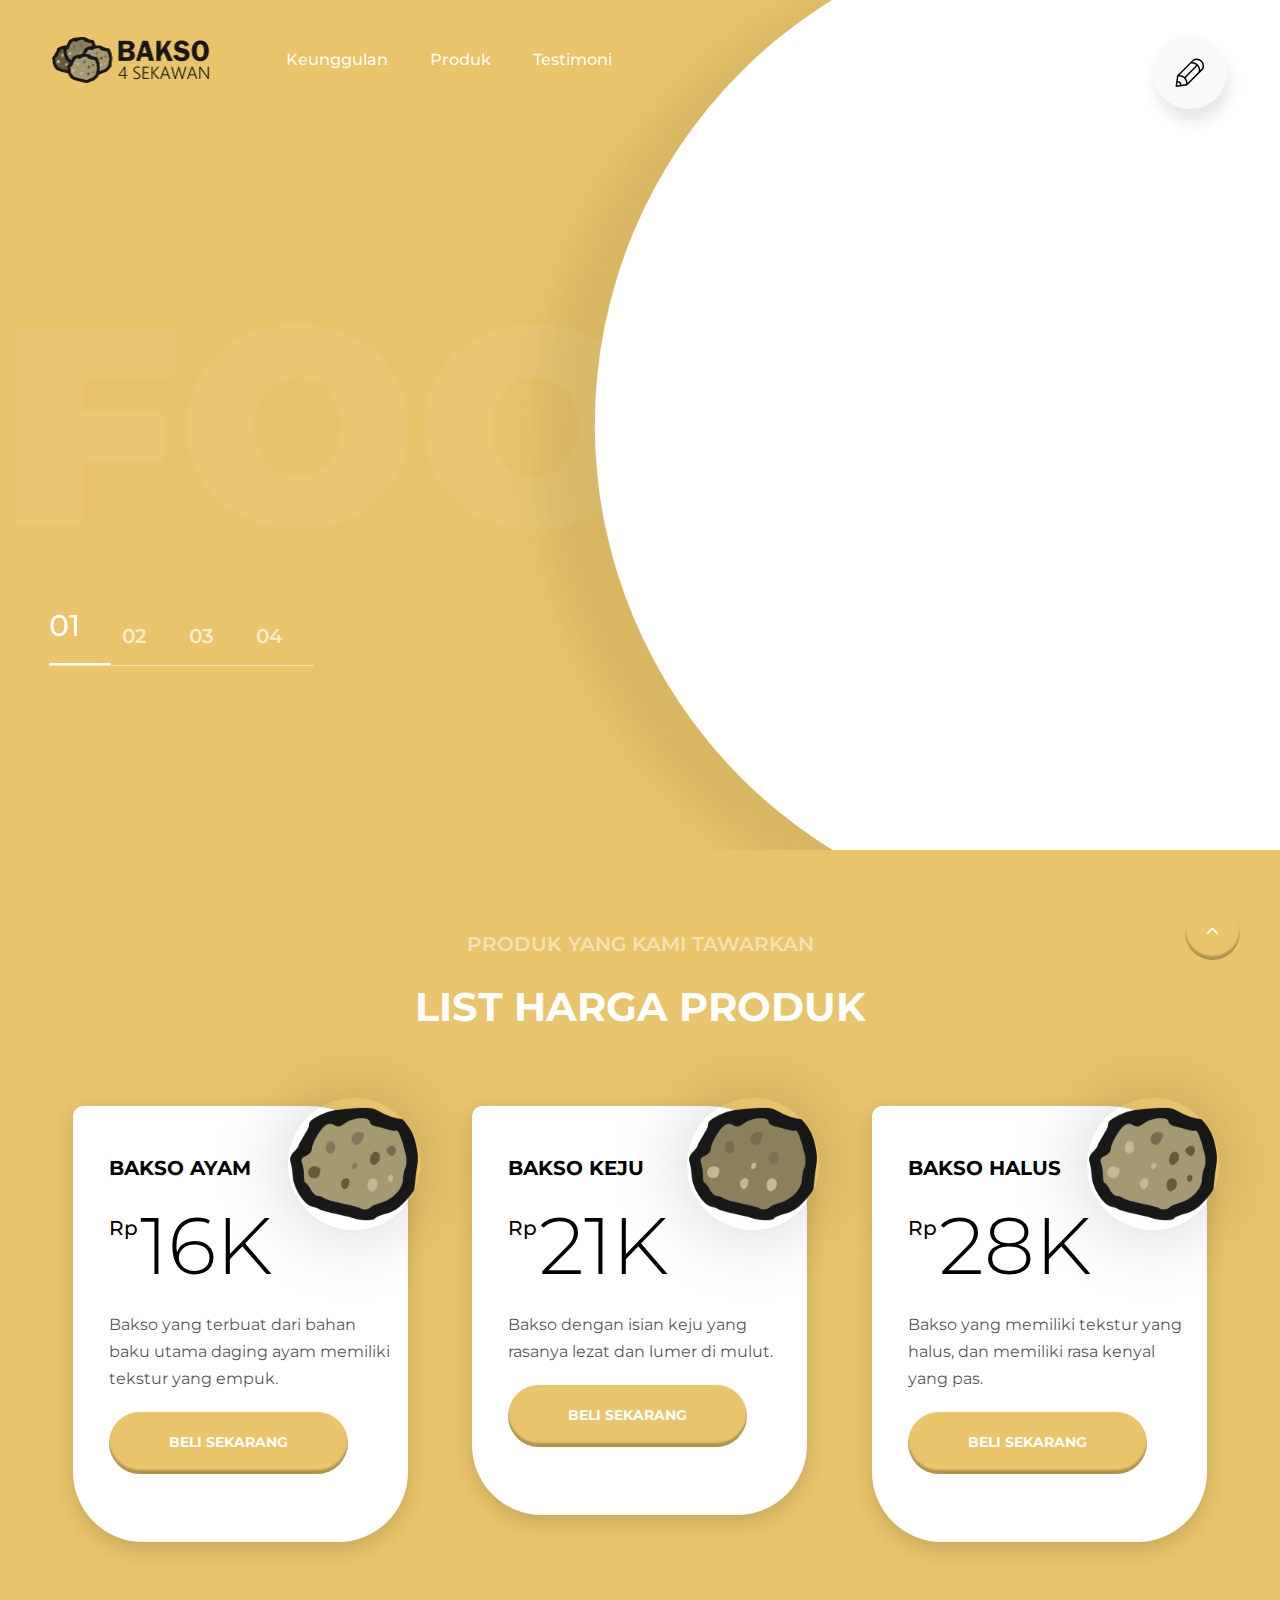
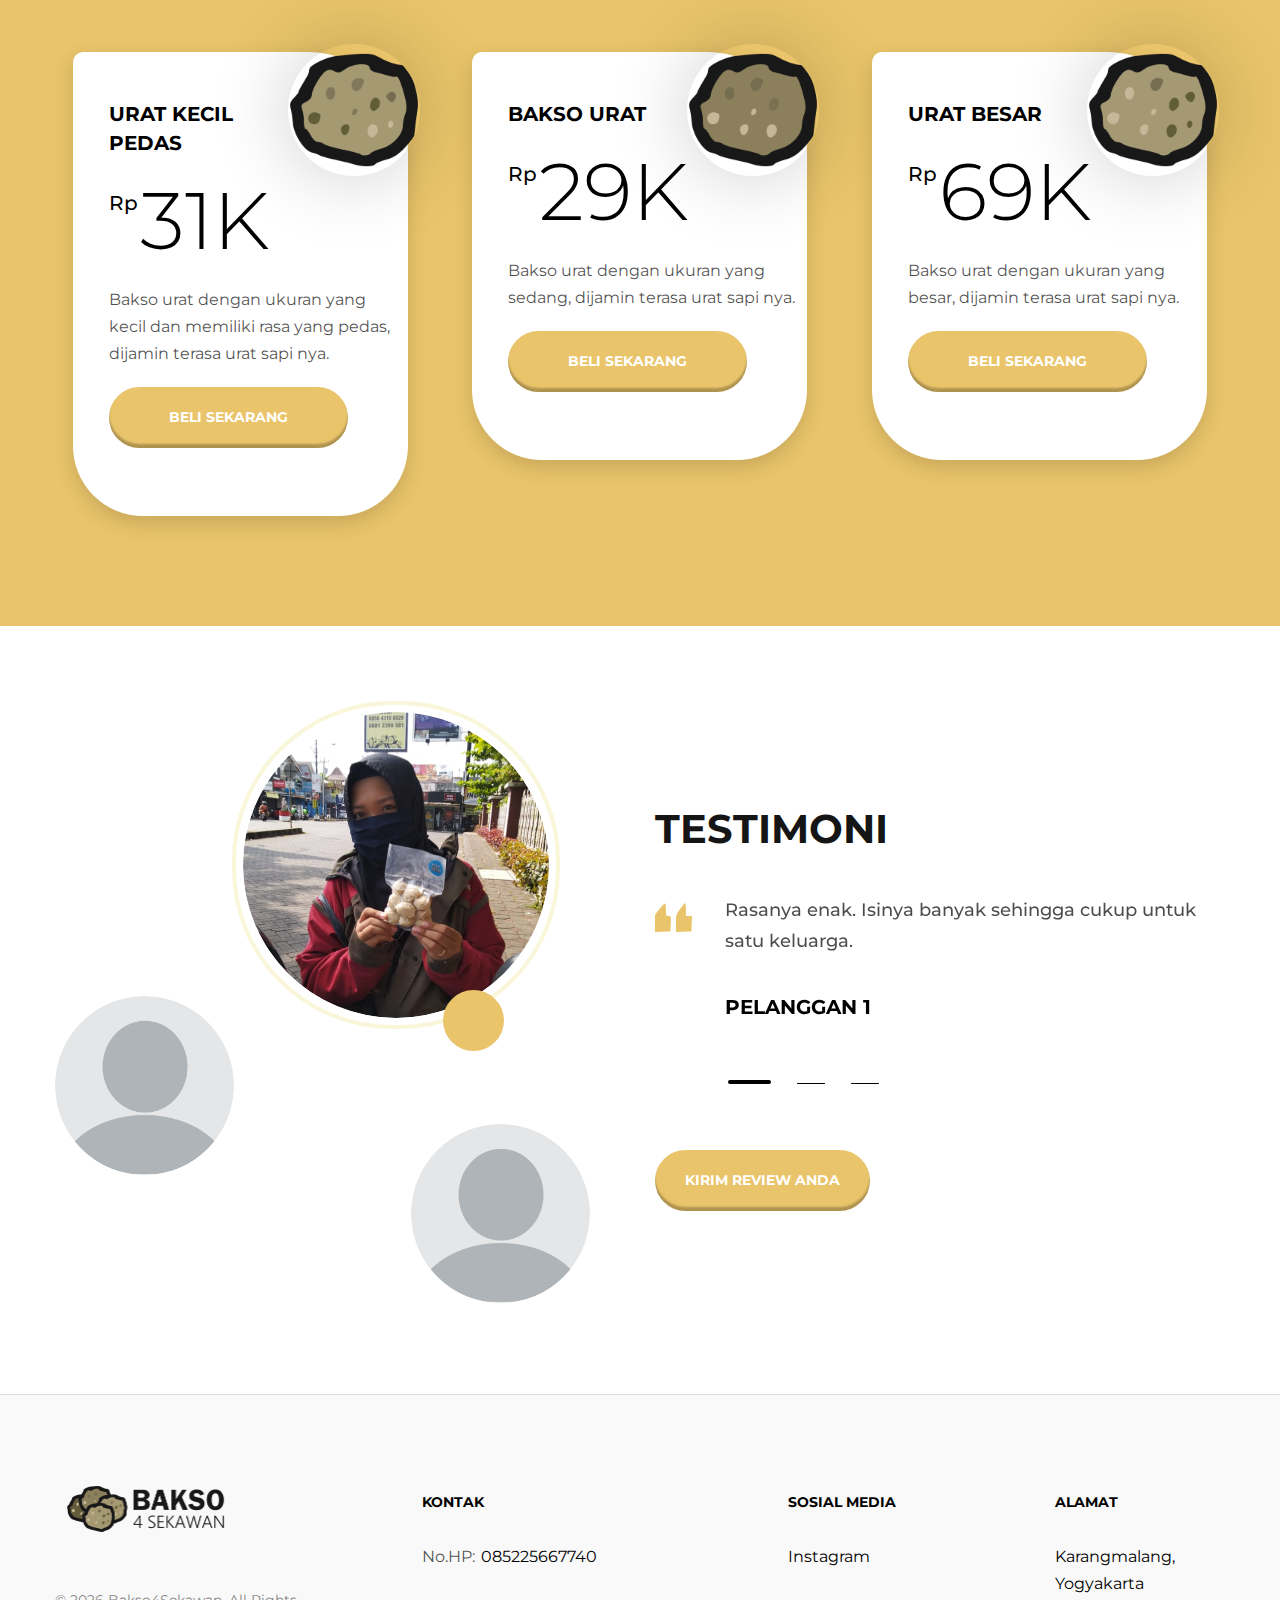
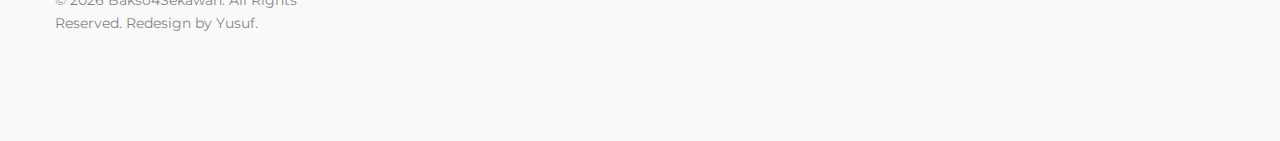
<file: index.html>
<!DOCTYPE html>
<html class="wide wow-animation" lang="en">
  <head>
    <title>Home</title>
    <meta charset="utf-8">
    <meta name="viewport" content="width=device-width, height=device-height, initial-scale=1.0">
    <meta http-equiv="X-UA-Compatible" content="IE=edge">
    <link rel="icon" href="images/favicon.png" type="image/x-icon">
    <link rel="stylesheet" type="text/css" href="//fonts.googleapis.com/css?family=Montserrat:300,400,500,600,700,900">
    <link rel="stylesheet" href="css/bootstrap.css">
    <link rel="stylesheet" href="css/fonts.css">
    <link rel="stylesheet" href="css/style.css">
    <style>.ie-panel{display: none;background: #212121;padding: 10px 0;box-shadow: 3px 3px 5px 0 rgba(0,0,0,.3);clear: both;text-align:center;position: relative;z-index: 1;} html.ie-10 .ie-panel, html.lt-ie-10 .ie-panel {display: block;}</style>
  </head>
  <body>
    <div class="ie-panel"><a href="http://windows.microsoft.com/en-US/internet-explorer/"><img src="images/ie8-panel/warning_bar_0000_us.jpg" height="42" width="820" alt="You are using an outdated browser. For a faster, safer browsing experience, upgrade for free today."></a></div>
    <div class="preloader">
      <div class="loader">
        <div class="ball"></div>
        <div class="ball"></div>
        <div class="ball"></div>
      </div>
    </div>
    <div class="page">      
      <div class="position-relative">
        <header class="section page-header" id="keunggulan">
          <!--RD Navbar-->
          <div class="rd-navbar-wrap">
            <nav class="rd-navbar rd-navbar-classic context-dark" data-layout="rd-navbar-fixed" data-sm-layout="rd-navbar-fixed" data-md-layout="rd-navbar-fixed" data-lg-layout="rd-navbar-fixed" data-xl-layout="rd-navbar-static" data-xxl-layout="rd-navbar-static" data-md-device-layout="rd-navbar-fixed" data-lg-device-layout="rd-navbar-fixed" data-xl-device-layout="rd-navbar-static" data-xxl-device-layout="rd-navbar-static" data-lg-stick-up-offset="10px" data-xl-stick-up-offset="10px" data-xxl-stick-up-offset="10px" data-lg-stick-up="true" data-xl-stick-up="true" data-xxl-stick-up="true">
              <div class="rd-navbar-main-outer">
                <div class="rd-navbar-main">
                  <!--RD Navbar Panel-->
                  <div class="rd-navbar-panel">
                    <!--RD Navbar Toggle-->
                    <button class="rd-navbar-toggle" data-rd-navbar-toggle=".rd-navbar-nav-wrap"><span></span></button>
                    <!--RD Navbar Brand-->
                    <div class="rd-navbar-brand">
                      <!--Brand--><a class="brand" href="index.html"><img class="brand-logo-dark" src="images/logo-default-363x100.png" alt="" width="181" height="50"/><img class="brand-logo-light" src="images/logo-inverse-363x100.png" alt="" width="181" height="50"/></a>
                    </div>
                  </div>
                  <div class="rd-navbar-nav-wrap">
                    <ul class="rd-navbar-nav">
                      <li class="rd-nav-item"><a class="rd-nav-link" href="#keunggulan">Keunggulan</a>
                      </li>
                      <li class="rd-nav-item"><a class="rd-nav-link" href="#produk">Produk</a>
                      </li>
                      <li class="rd-nav-item"><a class="rd-nav-link" href="#testimoni">Testimoni</a>
                      </li>
                    </ul>
                  </div>
                </div>
              </div>
              <button class="rd-navbar-aside-open-toggle" data-custom-toggle="#rd-navbar-aside"></button>
              <div class="rd-navbar-aside" id="rd-navbar-aside">
                <h3>Pesan via WhatsApp<br><br></h3>
                <!--RD Mailform-->
                <div class="col-12">
                  <a class="button button-primary" href="https://api.whatsapp.com/send?phone=6285225667740&text=Halo%20,%20apakah%20bakso%20frozen%20ready?">Pesan sekarang</a>
                </div>
              </div>
            </nav>
          </div>
        </header>
        <!--Swiper-->
        <section class="section swiper-container swiper-slider bg-primary" data-autoplay="3500" data-loop="false" data-simulate-touch="false" data-effect="circle-bg" data-speed="750">
          <div class="swiper-bg-text">Food</div>
          <div class="swiper-wrapper">
            <div class="swiper-slide" data-circle-cx=".855" data-circle-cy=".5" data-circle-r=".39">
              <div class="swiper-slide-caption section-md">
                <div class="container">
                  <div class="row row-50 align-items-center swiper-custom-row">
                    <div class="col-lg-5">
                      <h3 class="subtitle" data-swiper-anime='{"animation":"swiperContentRide","duration":900,"delay":900}'>Selamat datang di Bakso4Sekawan</h3>
                      <h1 data-swiper-anime='{"animation":"swiperContentRide","duration":1000,"delay":1000}' data-subtext="#1">Harga terjangkau</h1>
                      <p class="big" data-swiper-anime='{"animation":"swiperContentRide","duration":1100,"delay":1100}'>Harga yang kami tawarkan sangat terjangkau dibanding dengan kompetitor lain.</p>
                      <p class="postitle" data-swiper-anime='{"animation":"swiperContentRide","duration":1200,"delay":1200}'>Murah</p>
                    </div>
                    <div class="box-round-wrap"><img src="images/slider-01-671x671.png" alt="" width="671" height="335" data-swiper-anime='{"animation":"swiperContentFade","duration":1000,"delay":1000}'/>
                    </div>
                  </div>
                </div>
              </div>
            </div>
            <div class="swiper-slide" data-circle-cx=".855" data-circle-cy=".5" data-circle-r=".39">
              <div class="swiper-slide-caption section-md">
                <div class="container">
                  <div class="row row-50 align-items-center swiper-custom-row">
                    <div class="col-lg-5">                      
                      <h1 data-swiper-anime='{"animation":"swiperContentRide","duration":1000,"delay":1000}' data-subtext="100%">HALAL</h1>
                      <p class="big" data-swiper-anime='{"animation":"swiperContentRide","duration":1100,"delay":1100}'>Semua produk kami 100% halal sehingga aman untuk dikonsumsi.</p>
                      <p class="postitle" data-swiper-anime='{"animation":"swiperContentRide","duration":1200,"delay":1200}'>Halal</p>
                    </div>
                    <div class="box-round-wrap"><img src="images/slider-02-671x671.png" alt="" width="671" height="335" data-swiper-anime='{"animation":"swiperContentFade","duration":1000,"delay":1000}'/>
                    </div>
                  </div>
                </div>
              </div>
            </div>
            <div class="swiper-slide" data-circle-cx=".855" data-circle-cy=".5" data-circle-r=".39">
              <div class="swiper-slide-caption section-md">
                <div class="container">
                  <div class="row row-50 align-items-center swiper-custom-row">
                    <div class="col-lg-5">
                      <h1 data-swiper-anime='{"animation":"swiperContentRide","duration":1000,"delay":1000}' data-subtext="6">Varian Bakso</h1>
                      <p class="big" data-swiper-anime='{"animation":"swiperContentRide","duration":1100,"delay":1100}'>Kami memiliki 6 varian bakso yang dapat Anda beli.</p>
                      <p class="postitle" data-swiper-anime='{"animation":"swiperContentRide","duration":1200,"delay":1200}'>Bervariasi</p>
                    </div>
                    <div class="box-round-wrap"><img src="images/slider-03-671x671.png" alt="" width="671" height="335" data-swiper-anime='{"animation":"swiperContentFade","duration":1000,"delay":1000}'/>
                    </div>
                  </div>
                </div>
              </div>
            </div>
            <div class="swiper-slide" data-circle-cx=".855" data-circle-cy=".5" data-circle-r=".39">
              <div class="swiper-slide-caption section-md">
                <div class="container">
                  <div class="row row-50 align-items-center swiper-custom-row">
                    <div class="col-lg-5">                      
                      <h1 data-swiper-anime='{"animation":"swiperContentRide","duration":1000,"delay":1000}' data-subtext="2">Cara pembelian yang beragam</h1>
                      <p class="big" data-swiper-anime='{"animation":"swiperContentRide","duration":1100,"delay":1100}'>Produk kami dapat Anda pesan melalui Tokopedia dan Whatsapp.</p>
                      <p class="postitle" data-swiper-anime='{"animation":"swiperContentRide","duration":1200,"delay":1200}'>Pemesanan</p>
                    </div>
                    <div class="box-round-wrap"><img src="images/slider-04-671x671.png" alt="" width="671" height="335" data-swiper-anime='{"animation":"swiperContentFade","duration":1000,"delay":1000}'/>
                    </div>
                  </div>
                </div>
              </div>
            </div>
          </div>
          <!--Swiper Pagination-->
          <div class="swiper-pagination"></div>
        </section>
      </div>

      <!-- What we Offer-->
      <section class="section novi-bg novi-bg-img section-md-4 bg-primary" id="produk">
        <div class="container">
          <div class="text-center">
            <h3>Produk yang kami tawarkan</h3>
            <h2>List harga produk</h2>
          </div>
          <div class="row row-50 justify-content-center">
            <div class="col-xl-4 col-md-6">
              <!-- Product-->
              <div class="product novi-bg bg-default">
                <h3 class="product-title">bakso ayam</h3><img class="product-img" src="images/product-01-176x176.png" alt="" width="132" height="88"/>
                <div class="product-price">
                  <div class="product-price-header">
                    <div class="product-price-currency">Rp</div>
                    <div class="product-price-value">16K</div>
                  </div>
                  
                </div>
                <p class="product-text">Bakso yang terbuat dari bahan baku utama daging ayam memiliki tekstur yang empuk. </p><a class="button button-primary" href="https://www.tokopedia.com/msy06/bakso-forzen-bakso-ayam">Beli sekarang</a>
                
              </div>
            </div>
            <div class="col-xl-4 col-md-6">
              <!-- Product-->
              <div class="product novi-bg bg-default">
                <h3 class="product-title">bakso keju</h3><img class="product-img" src="images/product-02-176x176.png" alt="" width="132" height="88"/>
                <div class="product-price">
                  <div class="product-price-header">
                    <div class="product-price-currency">Rp</div>
                    <div class="product-price-value">21K</div>
                  </div>
                  
                </div>
                <p class="product-text">Bakso dengan isian keju yang rasanya lezat dan lumer di mulut.</p><a class="button button-primary" href="https://www.tokopedia.com/msy06/bakso-forzen-bakso-keju">Beli sekarang</a>
                
              </div>
            </div>
            <div class="col-xl-4 col-md-6">
              <!-- Product-->
              <div class="product novi-bg bg-default">
                <h3 class="product-title">bakso halus</h3><img class="product-img" src="images/product-03-176x176.png" alt="" width="132" height="88"/>
                <div class="product-price">
                  <div class="product-price-header">
                    <div class="product-price-currency">Rp</div>
                    <div class="product-price-value">28K</div>
                  </div>
                  
                </div>
                <p class="product-text">Bakso yang memiliki tekstur yang halus, dan memiliki rasa kenyal yang pas.</p><a class="button button-primary" href="https://www.tokopedia.com/msy06/bakso-forzen-bakso-halus">Beli sekarang</a>
                
              </div>
            </div>
          </div>
        </div>
      </section>

      <section class="section novi-bg novi-bg-img section-md-4 bg-primary">
        <div class="container">
          <div class="row row-50 justify-content-center">
            <div class="col-xl-4 col-md-6">
              <!-- Product-->
              <div class="product novi-bg bg-default">
                <h3 class="product-title">Urat kecil<br>pedas</h3><img class="product-img" src="images/product-01-176x176.png" alt="" width="132" height="88"/>
                <div class="product-price">
                  <div class="product-price-header">
                    <div class="product-price-currency">Rp</div>
                    <div class="product-price-value">31K</div>
                  </div>
                  
                </div>
                <p class="product-text">Bakso urat dengan ukuran yang kecil dan memiliki rasa yang pedas, dijamin terasa urat sapi nya.</p><a class="button button-primary" href="https://www.tokopedia.com/msy06/bakso-forzen-urat-kecil-pdas">Beli sekarang</a>
                
              </div>
            </div>
            <div class="col-xl-4 col-md-6">
              <!-- Product-->
              <div class="product novi-bg bg-default">
                <h3 class="product-title">Bakso urat</h3><img class="product-img" src="images/product-02-176x176.png" alt="" width="132" height="88"/>
                <div class="product-price">
                  <div class="product-price-header">
                    <div class="product-price-currency">Rp</div>
                    <div class="product-price-value">29K</div>
                  </div>
                  
                </div>
                <p class="product-text">Bakso urat dengan ukuran yang sedang, dijamin terasa urat sapi nya.</p><a class="button button-primary" href="https://www.tokopedia.com/msy06/bakso-forzen-bakso-urat">Beli sekarang</a>
                
              </div>
            </div>
            <div class="col-xl-4 col-md-6">
              <!-- Product-->
              <div class="product novi-bg bg-default">
                <h3 class="product-title">urat besar</h3><img class="product-img" src="images/product-03-176x176.png" alt="" width="132" height="88"/>
                <div class="product-price">
                  <div class="product-price-header">
                    <div class="product-price-currency">Rp</div>
                    <div class="product-price-value">69K</div>
                  </div>
                  
                </div>
                <p class="product-text">Bakso urat dengan ukuran yang besar, dijamin terasa urat sapi nya.</p><a class="button button-primary" href="https://www.tokopedia.com/msy06/bakso-forzen-urat-besar">Beli sekarang</a>
                
              </div>
            </div>
          </div>
        </div>
      </section>

          

      <!-- Testimonials-->
      <section class="section novi-bg novi-bg-img section-md-3 bg-default" id="testimoni">
        <div class="container">
          <div class="row row-40 align-items-center">
            <div class="col-lg-6">
              <div class="owl-pagination-custom" id="owl-pagination-custom">
                <div class="data-dots-custom" data-owl-item="0"><img src="images/testimoni1.png" alt="" width="306" height="153"/>
                </div>
                <div class="data-dots-custom" data-owl-item="1"><img src="images/shutter-testimonials-02-306x306.png" alt="" width="179" height="89"/>
                </div>
                <div class="data-dots-custom" data-owl-item="2"><img src="images/testimonials-03-179x179.png" alt="" width="179" height="89"/>
                </div>
              </div>
            </div>
            <div class="col-lg-6">              
              <h2>Testimoni</h2>
              <!-- Owl Carousel-->
              <div class="quote-classic-wrap">
                <div class="quote-classic-img"><img src="images/quote-37x29.png" alt="" width="37" height="14"/>
                </div>
                <div class="owl-carousel owl-carousel-classic" data-items="1" data-dots="true" data-loop="false" data-autoplay="false" data-mouse-drag="false" data-dots-custom="#owl-pagination-custom">
                  <div class="quote-classic">
                    <p class="big">Rasanya enak. Isinya banyak sehingga cukup untuk satu keluarga.</p>
                    <h3 class="quote-classic-name">Pelanggan 1</h3>
                  </div>
                  <div class="quote-classic">
                    <p class="big">Saya suka bakso keju, rasanya sangat enak sekali.</p>
                    <h3 class="quote-classic-name">Pelanggan 2</h3>
                  </div>
                  <div class="quote-classic">
                    <p class="big">Harganya sangat murah, dan penjualnya juga ramah.</p>
                    <h3 class="quote-classic-name">Pelanggan 3</h3>
                  </div>
                </div>
              </div><a class="button button-primary button-sm" href="https://api.whatsapp.com/send?phone=6285225667740&text=NAMA_REVIEW+SINGKAT+%28DISERTAKAN+FOTO%29">Kirim Review Anda</a>
            </div>
          </div>
        </div>
      </section>

      
      <footer class="section footer-classic">
        <div class="container">
          <div class="row row-50 justify-content-between">
            <div class="col-xl-3 col-md-6">
              <!--Brand--><a class="brand" href="index.html"><img class="brand-logo-dark" src="images/logo-default-363x100.png" alt="" width="181" height="50"/><img class="brand-logo-light" src="images/logo-inverse-363x100.png" alt="" width="181" height="50"/></a>
              <p class="rights"><span>&copy;&nbsp;</span><span class="copyright-year"></span><span>&nbsp;</span><span>Bakso4Sekawan</span><span>.&nbsp;All Rights Reserved. Redesign by Yusuf.</span></p>
            </div>
            <div class="col-xl-3 col-md-6">
              <p class="footer-classic-title">Kontak</p>
              <ul class="footer-classic-list">
                <li>
                  <ul>
                    <li>
                      <dl class="footer-classic-dl">
                        <dt>No.HP:</dt>
                        <dd><a href="tel:#">085225667740</a></dd>
                      </dl>
                    </li>                    
                  </ul>
                </li>                
              </ul>
            </div>
            <div class="col-xl-2 col-md-6">
              <p class="footer-classic-title">Sosial Media</p>
              <ul class="footer-classic-nav">
                <li><a href="https://instagram.com/bakso_4sekawan">Instagram</a></li>                
              </ul>
            </div>
            <div class="col-xl-2 col-md-6">
              <p class="footer-classic-title">Alamat</p>
              <ul class="footer-classic-nav">
                <li><a href="https://goo.gl/maps/tL8tVJrXXjxfgPoo7">Karangmalang, Yogyakarta</a></li>                
              </ul>
            </div>
          </div>
        </div>
      </footer>
    </div>
    <div class="snackbars" id="form-output-global"></div>
    <script src="js/core.min.js"></script>
    <script src="js/script.js"></script>
    <!--coded by kraken-->
  </body>
</html>
</file>
<file: css/style.css>
@charset "UTF-8";
/*
* Trunk version 2.0.1
*/
/*
* Contexts
*/
.context-dark, .bg-gray-700, .bg-primary,
.context-dark h1,
.bg-gray-700 h1,
.bg-primary h1, .context-dark h2, .bg-gray-700 h2, .bg-primary h2, .context-dark h3, .bg-gray-700 h3, .bg-primary h3, .context-dark h4, .bg-gray-700 h4, .bg-primary h4, .context-dark h5, .bg-gray-700 h5, .bg-primary h5, .context-dark h6, .bg-gray-700 h6, .bg-primary h6, .context-dark [class^='heading-'], .bg-gray-700 [class^='heading-'], .bg-primary [class^='heading-'] {
	color: #ffffff;
}

.context-light, .bg-default {
	color: rgba(0, 0, 0, 0.7);
}

a:focus,
button:focus {
	outline: none !important;
}

button::-moz-focus-inner {
	border: 0;
}

*:focus {
	outline: none;
}

blockquote {
	padding: 0;
	margin: 0;
}

input,
button,
select,
textarea {
	outline: none;
}

label {
	margin-bottom: 0;
}

p {
	margin: 0;
}

ul,
ol {
	list-style: none;
	padding: 0;
	margin: 0;
}

ul li,
ol li {
	display: block;
}

dl {
	margin: 0;
}

dt,
dd {
	line-height: inherit;
}

dt {
	font-weight: inherit;
}

dd {
	margin-bottom: 0;
}

cite {
	font-style: normal;
}

form {
	margin-bottom: 0;
}

blockquote {
	padding-left: 0;
	border-left: 0;
}

address {
	margin-top: 0;
	margin-bottom: 0;
}

figure {
	margin-bottom: 0;
}

html p a:hover {
	text-decoration: none;
}

/*
* Typography
*/
body {
	font-family: "Montserrat", -apple-system, BlinkMacSystemFont, "Segoe UI", Roboto, "Helvetica Neue", Arial, sans-serif;
	font-size: 16px;
	line-height: 1.6875;
	font-weight: 400;
	color: rgba(0, 0, 0, 0.7);
	background-color: #ffffff;
	-webkit-text-size-adjust: none;
	-webkit-font-smoothing: subpixel-antialiased;
}

h1, h2, h3, h4, h5, h6, [class^='heading-'] {
	margin-top: 0;
	margin-bottom: 0;
	font-weight: 500;
	color: #151515;
	text-transform: uppercase;
}

h1 a, h2 a, h3 a, h4 a, h5 a, h6 a, [class^='heading-'] a {
	color: inherit;
}

h1 a:hover, h2 a:hover, h3 a:hover, h4 a:hover, h5 a:hover, h6 a:hover, [class^='heading-'] a:hover {
	color: #e9c46a;
}

h1,
.heading-1 {
	position: relative;
	font-size: 36px;
	font-weight: 900;
}

@media (min-width: 992px) {
	h1,
	.heading-1 {
		font-size: 55px;
	}
}

@media (min-width: 1200px) {
	h1,
	.heading-1 {
		font-size: 70px;
		line-height: 1.21429;
	}
}

h1[data-subtext]::before,
.heading-1[data-subtext]::before {
	content: attr(data-subtext);
	position: absolute;
	text-align: center;
	top: -30px;
	left: -10px;
	color: #000000;
	font-size: 20px;
	font-weight: 600;
	background-color: #FFEE58;
	width: 46px;
	height: 46px;
	line-height: 46px;
	box-shadow: 7px 8px 10px rgba(0, 0, 0, 0.25);
	border-radius: 10em;
	transition: cubic-bezier(1, 0, 0.86, -0.88) 1s;
	opacity: 0;
}

.swiper-slide-active h1[data-subtext]::before, .swiper-slide-active
.heading-1[data-subtext]::before {
	opacity: 1;
}

@media (min-width: 992px) {
	h1[data-subtext]::before,
	.heading-1[data-subtext]::before {
		top: -11px;
	}
}

@media (min-width: 1600px) {
	h1[data-subtext]::before,
	.heading-1[data-subtext]::before {
		left: -31px;
	}
}

h2,
.heading-2 {
	font-size: 28px;
	font-weight: 700;
}

@media (min-width: 992px) {
	h2,
	.heading-2 {
		font-size: 40px;
		line-height: 1.225;
	}
}

h3,
.heading-3 {
	font-size: 20px;
	line-height: 1.45;
	color: rgba(0, 0, 0, 0.5);
	font-weight: 600;
}

.context-dark h3, .bg-gray-700 h3, .bg-primary h3, .context-dark .heading-3, .bg-gray-700 .heading-3, .bg-primary .heading-3 {
	color: rgba(255, 255, 255, 0.5);
}

h4,
.heading-4 {
	font-size: 22px;
	line-height: 1.5;
}

@media (min-width: 992px) {
	h4,
	.heading-4 {
		font-size: 24px;
		line-height: 1.25;
	}
}

h5,
.heading-5 {
	font-size: 20px;
	line-height: 1.5;
}

@media (min-width: 992px) {
	h5,
	.heading-5 {
		font-size: 18px;
		line-height: 1.44444;
	}
}

h6,
.heading-6 {
	font-size: 18px;
	line-height: 1.5;
}

@media (min-width: 992px) {
	h6,
	.heading-6 {
		font-size: 16px;
		line-height: 1.5;
	}
}

h3.subtitle {
	color: #ffffff;
}

small,
.small {
	display: block;
	font-size: 12px;
	line-height: 1.5;
}

mark,
.mark {
	padding: 3px 5px;
	color: #ffffff;
	background: #e9c46a;
}

.big {
	font-size: 18px;
	line-height: 1.72222;
	font-weight: 500;
}

.lead {
	font-size: 24px;
	line-height: 34px;
	font-weight: 300;
}

code {
	padding: 3px 5px;
	border-radius: 0.2rem;
	font-size: 90%;
	color: #111111;
	background: #F9F9F9;
}

p [data-toggle='tooltip'] {
	padding-left: .25em;
	padding-right: .25em;
	color: #e9c46a;
}

p [style*='max-width'] {
	display: inline-block;
}

.postitle {
	font-weight: 500;
	line-height: 21px;
	color: rgba(0, 0, 0, 0.7);
}

.context-dark .postitle, .bg-gray-700 .postitle, .bg-primary .postitle {
	color: rgba(255, 255, 255, 0.7);
}

::selection {
	background: #e9c46a;
	color: #ffffff;
}

::-moz-selection {
	background: #e9c46a;
	color: #ffffff;
}

/*
* Brand
*/
.brand {
	display: inline-block;
}

.brand .brand-logo-light {
	display: none;
}

.brand .brand-logo-dark {
	display: block;
}

/*
* Links
*/
a {
	transition: all 0.3s;
}

a, a:focus, a:active, a:hover {
	text-decoration: none;
}

a, a:focus, a:active {
	color: #000000;
}

a:hover {
	color: #e9c46a;
}

a[href*='tel'], a[href*='mailto'] {
	white-space: nowrap;
}

.link-hover {
	color: #e9c46a;
}

.link-press {
	color: #e9c46a;
}

* + .privacy-link {
	margin-top: 25px;
}

.link-border {
	text-transform: uppercase;
	font-size: 14px;
	line-height: 30px;
	font-weight: 500;
	color: #000000;
	border-bottom: 1px solid;
}

.link-border:hover {
	color: #e9c46a;
}

.link-social {
	display: flex;
	align-items: center;
	justify-content: center;
	background-color: #ffffff;
	border-radius: 10em;
	border: 1px solid #C4C4C4;
	transition: all 0.3s;
	width: 36px;
	height: 36px;
	line-height: 36px;
	font-size: 18px;
}

.link-social [class*=facebook] {
	color: #4d70a8;
}

.link-social [class*=instagram] {
	color: #4F4E6C;
}

.link-social [class*=youtube] {
	color: #FF2929;
}

.link-social:hover {
	border-color: transparent;
	box-shadow: 0 0 10px rgba(0, 0, 0, 0.2);
}

/*
* Blocks
*/
.block-center, .block-sm, .block-lg {
	margin-left: auto;
	margin-right: auto;
}

.block-sm {
	max-width: 560px;
}

.block-lg {
	max-width: 768px;
}

.block-center {
	padding: 10px;
}

.block-center:hover .block-center-header {
	background-color: #e9c46a;
}

.block-center-title {
	background-color: #ffffff;
}

@media (max-width: 1599.98px) {
	.block-center {
		padding: 20px;
	}
	.block-center:hover .block-center-header {
		background-color: #ffffff;
	}
	.block-center-header {
		background-color: #e9c46a;
	}
}

/*
* Boxes
*/
.box-minimal {
	text-align: center;
}

.box-minimal .box-minimal-icon {
	font-size: 50px;
	line-height: 50px;
	color: #e9c46a;
}

.box-minimal-divider {
	width: 36px;
	height: 4px;
	margin-left: auto;
	margin-right: auto;
	background: #e9c46a;
}

.box-minimal-text {
	width: 100%;
	max-width: 320px;
	margin-left: auto;
	margin-right: auto;
}

* + .box-minimal {
	margin-top: 30px;
}

* + .box-minimal-title {
	margin-top: 10px;
}

* + .box-minimal-divider {
	margin-top: 20px;
}

* + .box-minimal-text {
	margin-top: 15px;
}

.context-dark .box-minimal p, .bg-gray-700 .box-minimal p, .bg-primary .box-minimal p {
	color: rgba(0, 0, 0, 0.7);
}

.box-counter {
	position: relative;
	text-align: center;
	color: #2c343b;
}

.box-counter-title {
	display: inline-block;
	font-family: "Montserrat", -apple-system, BlinkMacSystemFont, "Segoe UI", Roboto, "Helvetica Neue", Arial, sans-serif;
	font-size: 16px;
	line-height: 1.3;
	letter-spacing: -.025em;
}

.box-counter-main {
	font-family: "Montserrat", -apple-system, BlinkMacSystemFont, "Segoe UI", Roboto, "Helvetica Neue", Arial, sans-serif;
	font-size: 45px;
	font-weight: 400;
	line-height: 1.2;
}

.box-counter-main > * {
	display: inline;
	font: inherit;
}

.box-counter-main .small {
	font-size: 28px;
}

.box-counter-main .small_top {
	position: relative;
	top: .2em;
	vertical-align: top;
}

.box-counter-divider {
	font-size: 0;
	line-height: 0;
}

.box-counter-divider::after {
	content: '';
	display: inline-block;
	width: 80px;
	height: 2px;
	background: #e9c46a;
}

* + .box-counter-title {
	margin-top: 10px;
}

* + .box-counter-main {
	margin-top: 20px;
}

* + .box-counter-divider {
	margin-top: 10px;
}

@media (min-width: 768px) {
	.box-counter-title {
		font-size: 18px;
	}
}

@media (min-width: 1200px) {
	.box-counter-main {
		font-size: 60px;
	}
	.box-counter-main .small {
		font-size: 36px;
	}
	* + .box-counter-main {
		margin-top: 30px;
	}
	* + .box-counter-divider {
		margin-top: 15px;
	}
	* + .box-counter-title {
		margin-top: 18px;
	}
}

.bg-primary .box-counter {
	color: #ffffff;
}

.bg-primary .box-counter-divider::after {
	background: #ffffff;
}

.box-round-wrap {
	position: relative;
	max-width: 40vw;
}

@media (min-width: 992px) {
	.box-round-wrap {
		left: 12vw;
		top: -38px;
	}
}

.box-round-wrap img {
	box-shadow: 0 0 80px rgba(0, 0, 0, 0.15);
	border-radius: 50%;
}

.box-custom-2 {
	text-align: center;
	position: relative;
	overflow: hidden;
}

.box-custom-2 img {
	display: block;
	max-width: 79.5%;
	margin-left: 0;
	filter: drop-shadow(20px 20px 15px rgba(0, 0, 0, 0.15));
}

@media (min-width: 1200px) {
	.box-custom-2 img {
		margin: 0 auto;
		filter: drop-shadow(30px 30px 20px rgba(0, 0, 0, 0.15));
	}
}

@media (max-width: 767.98px) {
	.box-custom-2 {
		max-width: 350px;
	}
}

.box-custom-2-smal {
	position: absolute;
	top: 27%;
	right: 0;
	color: #000000;
	text-align: left;
	border: 3px solid #D6D6D6;
	line-height: 1;
	padding: 9px 28px 7px 17px;
	background-color: #F9F9F9;
}

@media (min-width: 576px) and (max-width: 767.98px) {
	.box-custom-2-smal {
		right: 10%;
	}
}

@media (min-width: 768px) and (max-width: 991.98px) {
	.box-custom-2-smal {
		right: auto;
		left: 50%;
	}
}

@media (min-width: 992px) {
	.box-custom-2-smal {
		right: auto;
		left: 68%;
	}
}

.box-custom-2-smal::before, .box-custom-2-smal::after {
	content: '';
	position: absolute;
	width: 0;
	height: 0;
	border-style: solid;
}

.box-custom-2-smal::before {
	bottom: -16px;
	left: 15px;
	border-width: 16px 22px 0 0;
	border-color: #D6D6D6 transparent transparent transparent;
}

.box-custom-2-smal::after {
	bottom: -10px;
	left: 18px;
	border-width: 10px 14px 0 0;
	border-color: #F9F9F9 transparent transparent transparent;
}

.box-custom-2-name {
	font-size: 18px;
	font-weight: 600;
}

.box-custom-2-position {
	margin-top: 7px;
}

.box-icon {
	position: relative;
	z-index: 1;
}

.box-icon-header {
	display: flex;
	align-items: center;
}

h3.box-icon-title {
	margin-left: 17px;
	margin-top: 5px;
	color: #ffffff;
}

.box-icon-text {
	margin-top: 9px;
	color: rgba(255, 255, 255, 0.8);
}

@media (max-width: 991.98px) {
	.box-icon-text {
		color: #ffffff;
	}
}

.box-custom-3 {
	position: absolute;
	top: 40px;
	left: 54.9%;
	display: flex;
	flex-wrap: wrap;
	width: 707px;
	height: 710px;
}

@media (max-width: 991.98px) {
	.box-custom-3 {
		opacity: .4;
	}
}

.box-custom-3-img-wrap {
	position: absolute;
}

.box-custom-3-img-wrap img {
	filter: drop-shadow(0 15px 10px rgba(0, 0, 0, 0.2));
}

.box-custom-3-img-wrap:nth-of-type(1) {
	top: 12px;
	left: 12px;
}

.box-custom-3-img-wrap:nth-of-type(2) {
	top: 0;
	right: 0;
}

.box-custom-3-img-wrap:nth-of-type(3) {
	left: 87px;
	bottom: 36px;
}

.box-custom-3-img-wrap:nth-of-type(4) {
	right: -13px;
	bottom: 186px;
}

/*
* Element groups
*/
html .group {
	margin-bottom: -20px;
	margin-left: -15px;
}

html .group:empty {
	margin-bottom: 0;
	margin-left: 0;
}

html .group > * {
	display: inline-block;
	margin-top: 0;
	margin-bottom: 20px;
	margin-left: 15px;
}

html .group-sm {
	margin-bottom: -10px;
	margin-left: -10px;
}

html .group-sm:empty {
	margin-bottom: 0;
	margin-left: 0;
}

html .group-sm > * {
	display: inline-block;
	margin-top: 0;
	margin-bottom: 10px;
	margin-left: 10px;
}

html .group-xl {
	margin-bottom: -20px;
	margin-left: -30px;
}

html .group-xl:empty {
	margin-bottom: 0;
	margin-left: 0;
}

html .group-xl > * {
	display: inline-block;
	margin-top: 0;
	margin-bottom: 20px;
	margin-left: 30px;
}

@media (min-width: 992px) {
	html .group-xl {
		margin-bottom: -20px;
		margin-left: -45px;
	}
	html .group-xl > * {
		margin-bottom: 20px;
		margin-left: 45px;
	}
}

html .group-middle {
	display: inline-flex;
	align-items: center;
}

html .group-custom {
	display: flex;
	align-items: center;
	justify-content: center;
	flex-wrap: wrap;
	max-width: 100%;
}

html .group-custom > * {
	flex: 0 1 100%;
	padding-left: 20px;
	padding-right: 20px;
}

@media (min-width: 576px) {
	html .group-custom {
		flex-wrap: nowrap;
	}
	html .group-custom > * {
		flex: 1 1 auto;
	}
}

* + .group-sm {
	margin-top: 30px;
}

* + .group-xl {
	margin-top: 20px;
}

/*
* Responsive units
*/
.unit {
	display: flex;
	flex: 0 1 100%;
	margin-bottom: -30px;
	margin-left: -20px;
}

.unit > * {
	margin-bottom: 30px;
	margin-left: 20px;
}

.unit:empty {
	margin-bottom: 0;
	margin-left: 0;
}

.unit-body {
	flex: 0 1 auto;
}

.unit-left,
.unit-right {
	flex: 0 0 auto;
	max-width: 100%;
}

.unit-spacing-xs {
	margin-bottom: -15px;
	margin-left: -7px;
}

.unit-spacing-xs > * {
	margin-bottom: 15px;
	margin-left: 7px;
}

/*
* Lists
*/
/*
* Vertical list
*/
.list > li + li {
	margin-top: 10px;
}

.list-xs > li + li {
	margin-top: 5px;
}

.list-sm > li + li {
	margin-top: 10px;
}

.list-md > li + li {
	margin-top: 18px;
}

.list-lg > li + li {
	margin-top: 25px;
}

.list-xl > li + li {
	margin-top: 30px;
}

@media (min-width: 768px) {
	.list-xl > li + li {
		margin-top: 60px;
	}
}

/*
* List inline
*/
.list-inline > li {
	display: inline-block;
}

html .list-inline-md {
	transform: translate3d(0, -8px, 0);
	margin-bottom: -8px;
	margin-left: -10px;
	margin-right: -10px;
}

html .list-inline-md > * {
	margin-top: 8px;
	padding-left: 10px;
	padding-right: 10px;
}

@media (min-width: 992px) {
	html .list-inline-md {
		margin-left: -15px;
		margin-right: -15px;
	}
	html .list-inline-md > * {
		padding-left: 15px;
		padding-right: 15px;
	}
}

/*
* List terms
*/
.list-terms dt + dd {
	margin-top: 5px;
}

.list-terms dd + dt {
	margin-top: 25px;
}

* + .list-terms {
	margin-top: 25px;
}

/*
* Index list
*/
.index-list {
	counter-reset: li;
}

.index-list > li .list-index-counter:before {
	content: counter(li, decimal-leading-zero);
	counter-increment: li;
}

/*
* Marked list
*/
.list-marked {
	text-align: left;
}

.list-marked > li {
	position: relative;
	padding-left: 33px;
	font-size: 16px;
	line-height: 31px;
	font-weight: 500;
	color: #000000;
}

@media (min-width: 768px) {
	.list-marked > li {
		font-size: 18px;
	}
}

.list-marked > li::before {
	content: '';
	position: absolute;
	display: inline-block;
	left: 0;
	top: 14px;
	height: 2px;
	width: 20px;
	background-color: #e9c46a;
}

.list-marked > li + li {
	margin-top: 8px;
}

* + .list-marked {
	margin-top: 15px;
}

p + .list-marked {
	margin-top: 20px;
}

@media (min-width: 768px) {
	p + .list-marked {
		margin-top: 24px;
	}
}

/*
* Ordered List
*/
.list-ordered {
	counter-reset: li;
	text-align: left;
}

.list-ordered > li {
	position: relative;
	padding-left: 25px;
}

.list-ordered > li:before {
	position: absolute;
	content: counter(li, decimal) ".";
	counter-increment: li;
	top: 0;
	left: 0;
	display: inline-block;
	width: 15px;
	color: #D6D6D6;
}

.list-ordered > li + li {
	margin-top: 10px;
}

* + .list-ordered {
	margin-top: 15px;
}

/*
* Images
*/
img {
	display: inline-block;
	max-width: 100%;
	height: auto;
}

.img-responsive {
	width: 100%;
}

/*
* Icons
*/
.icon {
	display: inline-block;
	font-size: 16px;
	line-height: 1;
}

.icon::before {
	position: relative;
	display: inline-block;
	font-weight: 400;
	font-style: normal;
	speak: none;
	text-transform: none;
}

.icon-circle {
	border-radius: 50%;
}

.icon-lg {
	font-size: 50px;
}

/*
* Tables custom
*/
.table-custom {
	width: 100%;
	max-width: 100%;
	text-align: left;
	background: #ffffff;
	border-collapse: collapse;
}

.table-custom th,
.table-custom td {
	color: #2c343b;
	background: #ffffff;
}

.table-custom th {
	padding: 35px 24px;
	font-size: 14px;
	font-weight: 700;
	letter-spacing: .05em;
	text-transform: uppercase;
	background: #C4C4C4;
}

@media (max-width: 991.98px) {
	.table-custom th {
		padding-top: 20px;
		padding-bottom: 20px;
	}
}

.table-custom td {
	padding: 17px 24px;
}

.table-custom tbody tr:first-child td {
	border-top: 0;
}

.table-custom tr td {
	border-bottom: 1px solid #cccccc;
}

.table-custom tfoot td {
	font-weight: 700;
}

* + .table-custom-responsive {
	margin-top: 30px;
}

@media (min-width: 768px) {
	* + .table-custom-responsive {
		margin-top: 40px;
	}
}

.table-custom.table-custom-primary thead th {
	color: #ffffff;
	background: #e9c46a;
	border: 0;
}

.table-custom.table-custom-primary tbody tr:hover td {
	background: #C4C4C4;
}

.table-custom.table-custom-bordered tr td:first-child {
	border-left: 0;
}

.table-custom.table-custom-bordered tr td:last-child {
	border-right: 0;
}

.table-custom.table-custom-bordered td {
	border: 1px solid #cccccc;
}

.table-custom.table-custom-bordered tbody > tr:first-of-type > td {
	border-top: 0;
}

.table-custom.table-custom-striped {
	border-bottom: 1px solid #cccccc;
}

.table-custom.table-custom-striped tbody tr:nth-of-type(odd) td {
	background: transparent;
}

.table-custom.table-custom-striped tbody tr:nth-of-type(even) td {
	background: #C4C4C4;
}

.table-custom.table-custom-striped tbody td {
	border: 0;
}

.table-custom.table-custom-striped tfoot td:not(:first-child) {
	border-left: 0;
}

@media (max-width: 991.98px) {
	.table-custom-responsive {
		display: block;
		width: 100%;
		overflow-x: auto;
		-ms-overflow-style: -ms-autohiding-scrollbar;
	}
	.table-custom-responsive.table-bordered {
		border: 0;
	}
}

/*
* Dividers
*/
hr {
	margin-top: 0;
	margin-bottom: 0;
	border-top: 1px solid #C4C4C4;
}

.divider {
	font-size: 0;
	line-height: 0;
}

.divider::after {
	content: '';
	display: inline-block;
	width: 60px;
	height: 2px;
	background-color: #e9c46a;
}

/*
* Buttons
*/
.button {
	position: relative;
	overflow: hidden;
	display: inline-block;
	padding: 22px 60px;
	font-size: 14px;
	line-height: 1.25;
	border: 0;
	font-weight: 700;
	text-transform: uppercase;
	white-space: nowrap;
	text-overflow: ellipsis;
	text-align: center;
	cursor: pointer;
	vertical-align: middle;
	user-select: none;
	transition: 250ms all ease-in-out;
	border-radius: 10em;
	box-shadow: inset 0px -4px 2px rgba(0, 0, 0, 0.25);
}

.button-block {
	display: block;
	width: 100%;
}

.button-default, .button-default:focus {
	color: #cccccc;
	background-color: #2c343b;
	border-color: #2c343b;
}

.button-default:hover, .button-default:active, .button-default.active {
	color: #ffffff;
	background-color: #e9c46a;
	border-color: #e9c46a;
}

.button-default.button-ujarak::before {
	background: #e9c46a;
}

.button-gray-100, .button-gray-100:focus {
	color: #151515;
	background-color: #F9F9F9;
	border-color: #F9F9F9;
}

.button-gray-100:hover, .button-gray-100:active, .button-gray-100.active {
	color: #151515;
	background-color: #ececec;
	border-color: #ececec;
}

.button-gray-100.button-ujarak::before {
	background: #ececec;
}

.button-primary, .button-primary:focus {
	color: #ffffff;
	background-color: #e9c46a;
	border-color: #fccd56;
}

.button-primary:hover, .button-primary:active, .button-primary.active {
	color: #ffffff;
	background-color: #2c343b;
	border-color: #2c343b;
}

.button-primary.button-ujarak::before {
	background: #2c343b;
}

.button-default-outline, .button-default-outline:focus {
	color: #cccccc;
	background-color: transparent;
	border-color: #2c343b;
}

.button-default-outline:hover, .button-default-outline:active, .button-default-outline.active {
	color: #ffffff;
	background-color: #e9c46a;
	border-color: #e9c46a;
}

.button-default-outline.button-ujarak::before {
	background: #e9c46a;
}

.button-ghost {
	border: 0;
	background-color: transparent;
}

.button-ghost:hover {
	color: #ffffff;
	background: #e9c46a;
}

.button-facebook, .button-facebook:focus {
	color: #ffffff;
	background-color: #4d70a8;
	border-color: #4d70a8;
}

.button-facebook:hover, .button-facebook:active, .button-facebook.active {
	color: #ffffff;
	background-color: #456497;
	border-color: #456497;
}

.button-facebook.button-ujarak::before {
	background: #456497;
}

.button-twitter, .button-twitter:focus {
	color: #ffffff;
	background-color: #02bcf3;
	border-color: #02bcf3;
}

.button-twitter:hover, .button-twitter:active, .button-twitter.active {
	color: #ffffff;
	background-color: #02a8da;
	border-color: #02a8da;
}

.button-twitter.button-ujarak::before {
	background: #02a8da;
}

.button-google, .button-google:focus {
	color: #ffffff;
	background-color: #e2411e;
	border-color: #e2411e;
}

.button-google:hover, .button-google:active, .button-google.active {
	color: #ffffff;
	background-color: #cc3a1a;
	border-color: #cc3a1a;
}

.button-google.button-ujarak::before {
	background: #cc3a1a;
}

.button-shadow {
	box-shadow: 0 9px 21px 0 rgba(204, 204, 204, 0.15);
}

.button-shadow:hover {
	box-shadow: 0 9px 10px 0 rgba(204, 204, 204, 0.15);
}

.button-shadow:focus, .button-shadow:active {
	box-shadow: none;
}

.button-ujarak {
	position: relative;
	z-index: 0;
	transition: background .4s, border-color .4s, color .4s;
}

.button-ujarak::before {
	content: '';
	position: absolute;
	top: 0;
	left: 0;
	width: 100%;
	height: 100%;
	background: #e9c46a;
	z-index: -1;
	opacity: 0;
	transform: scale3d(0.7, 1, 1);
	transition: transform 0.42s, opacity 0.42s;
	border-radius: inherit;
}

.button-ujarak, .button-ujarak::before {
	transition-timing-function: cubic-bezier(0.2, 1, 0.3, 1);
}

.button-ujarak:hover {
	transition: background .4s .4s, border-color .4s 0s, color .2s 0s;
}

.button-ujarak:hover::before {
	opacity: 1;
	transform: translate3d(0, 0, 0) scale3d(1, 1, 1);
}

.button-xs {
	padding: 8px 17px;
}

.button-sm {
	padding: 22px 30px;
	font-size: 14px;
	line-height: 1.25;
}

.button-lg {
	padding: 12px 50px;
	font-size: 14px;
	line-height: 1.5;
}

.button-xl {
	padding: 16px 50px;
	font-size: 16px;
	line-height: 28px;
}

@media (min-width: 992px) {
	.button-xl {
		padding: 20px 80px;
	}
}

.button-circle {
	border-radius: 30px;
}

.button-round-1 {
	border-radius: 5px;
}

.button-round-2 {
	border-radius: 10px;
}

.button.button-icon {
	display: flex;
	justify-content: center;
	align-items: center;
	vertical-align: middle;
}

.button.button-icon .icon {
	position: relative;
	display: inline-block;
	vertical-align: middle;
	color: inherit;
	font-size: 1.55em;
	line-height: 1em;
}

.button.button-icon-left .icon {
	padding-right: 11px;
}

.button.button-icon-right {
	flex-direction: row-reverse;
}

.button.button-icon-right .icon {
	padding-left: 11px;
}

.button.button-icon.button-link .icon {
	top: 5px;
	font-size: 1em;
}

.button.button-icon.button-xs .icon {
	top: .05em;
	font-size: 1.2em;
	padding-right: 8px;
}

.button.button-icon.button-xs .button-icon-right {
	padding-left: 8px;
}

.btn-primary {
	border-radius: 3px;
	font-family: "Montserrat", -apple-system, BlinkMacSystemFont, "Segoe UI", Roboto, "Helvetica Neue", Arial, sans-serif;
	font-weight: 700;
	letter-spacing: .05em;
	text-transform: uppercase;
	transition: .33s;
}

.btn-primary, .btn-primary:active, .btn-primary:focus {
	color: #ffffff;
	background: #e9c46a;
	border-color: #e9c46a;
}

.btn-primary:hover {
	color: #ffffff;
	background: #000000;
	border-color: #000000;
}

/*
* Form styles
*/
.rd-form {
	position: relative;
	text-align: left;
}

.rd-form .button {
	padding-top: 10px;
	padding-bottom: 10px;
	min-height: 55px;
}

* + .rd-form {
	margin-top: 20px;
}

input:-webkit-autofill ~ label,
input:-webkit-autofill ~ .form-validation {
	color: #000000 !important;
}

.form-wrap {
	position: relative;
}

.form-wrap.has-error .form-input {
	border-color: #f5543f;
}

.form-wrap.has-focus .form-input {
	border-color: #e9c46a;
}

.form-wrap + * {
	margin-top: 20px;
}

.select2-selection__rendered,
.form-input {
	display: block;
	width: 100%;
	min-height: 55px;
	padding: 14px 19px;
	font-size: 15px;
	font-weight: 400;
	line-height: 26px;
	letter-spacing: -.02em;
	color: #000000;
	background-color: #ffffff;
	background-image: none;
	border-radius: 6px;
	-webkit-appearance: none;
	transition: .3s ease-in-out;
	border: 1px solid #C4C4C4;
}

.select2-selection__rendered:focus,
.form-input:focus {
	outline: 0;
}

textarea.form-input {
	height: 186px;
	min-height: 55px;
	max-height: 316px;
	resize: vertical;
}

.form-label,
.form-label-outside {
	margin-bottom: 0;
	color: #000000;
	font-weight: 400;
}

.form-label {
	position: absolute;
	top: 27.5px;
	left: 0;
	right: 0;
	padding-left: 19px;
	padding-right: 19px;
	font-size: 15px;
	font-weight: 400;
	line-height: 26px;
	pointer-events: none;
	text-align: left;
	z-index: 9;
	transition: .25s;
	will-change: transform;
	transform: translateY(-50%);
}

.form-label.focus {
	opacity: 0;
}

.form-label.auto-fill {
	color: #000000;
}

.form-label-outside {
	width: 100%;
	margin-bottom: 4px;
}

@media (min-width: 768px) {
	.form-label-outside {
		position: static;
	}
	.form-label-outside, .form-label-outside.focus, .form-label-outside.auto-fill {
		transform: none;
	}
}

[data-x-mode='true'] .form-label {
	pointer-events: auto;
}

.form-validation {
	position: absolute;
	right: 8px;
	top: 0;
	z-index: 11;
	margin-top: 2px;
	font-size: 9px;
	font-weight: 400;
	line-height: 12px;
	letter-spacing: 0;
	color: #f5543f;
	transition: .3s;
}

.form-validation-left .form-validation {
	top: 100%;
	right: auto;
	left: 0;
}

#form-output-global {
	position: fixed;
	bottom: 30px;
	left: 15px;
	z-index: 2000;
	visibility: hidden;
	transform: translate3d(-500px, 0, 0);
	transition: .3s all ease;
}

#form-output-global.active {
	visibility: visible;
	transform: translate3d(0, 0, 0);
}

@media (min-width: 576px) {
	#form-output-global {
		left: 30px;
	}
}

.form-output {
	position: absolute;
	top: 100%;
	left: 0;
	font-size: 10px;
	font-weight: 400;
	line-height: 1.2;
	margin-top: 2px;
	transition: .3s;
	opacity: 0;
	visibility: hidden;
}

.form-output.active {
	opacity: 1;
	visibility: visible;
}

.form-output.error {
	color: #f5543f;
}

.form-output.success {
	color: #98bf44;
}

.radio .radio-custom,
.radio-inline .radio-custom,
.checkbox .checkbox-custom,
.checkbox-inline .checkbox-custom {
	opacity: 0;
}

.radio .radio-custom, .radio .radio-custom-dummy,
.radio-inline .radio-custom,
.radio-inline .radio-custom-dummy,
.checkbox .checkbox-custom,
.checkbox .checkbox-custom-dummy,
.checkbox-inline .checkbox-custom,
.checkbox-inline .checkbox-custom-dummy {
	position: absolute;
	left: 0;
	width: 14px;
	height: 14px;
	outline: none;
	cursor: pointer;
}

.radio .radio-custom-dummy,
.radio-inline .radio-custom-dummy,
.checkbox .checkbox-custom-dummy,
.checkbox-inline .checkbox-custom-dummy {
	pointer-events: none;
	background: #ffffff;
}

.radio .radio-custom-dummy::after,
.radio-inline .radio-custom-dummy::after,
.checkbox .checkbox-custom-dummy::after,
.checkbox-inline .checkbox-custom-dummy::after {
	position: absolute;
	opacity: 0;
	transition: .22s;
}

.radio .radio-custom:focus,
.radio-inline .radio-custom:focus,
.checkbox .checkbox-custom:focus,
.checkbox-inline .checkbox-custom:focus {
	outline: none;
}

.radio input,
.radio-inline input,
.checkbox input,
.checkbox-inline input {
	position: absolute;
	width: 1px;
	height: 1px;
	padding: 0;
	overflow: hidden;
	clip: rect(0, 0, 0, 0);
	white-space: nowrap;
	border: 0;
}

.radio-custom:checked + .radio-custom-dummy:after,
.checkbox-custom:checked + .checkbox-custom-dummy:after {
	opacity: 1;
}

.radio,
.radio-inline {
	padding-left: 28px;
}

.radio .radio-custom-dummy,
.radio-inline .radio-custom-dummy {
	top: 1px;
	left: 0;
	width: 18px;
	height: 18px;
	border-radius: 50%;
	border: 1px solid #D6D6D6;
}

.radio .radio-custom-dummy::after,
.radio-inline .radio-custom-dummy::after {
	content: '';
	top: 3px;
	right: 3px;
	bottom: 3px;
	left: 3px;
	background: #2c343b;
	border-radius: inherit;
}

.checkbox,
.checkbox-inline {
	padding-left: 28px;
}

.checkbox .checkbox-custom-dummy,
.checkbox-inline .checkbox-custom-dummy {
	left: 0;
	width: 18px;
	height: 18px;
	margin: 0;
	border: 1px solid #D6D6D6;
}

.checkbox .checkbox-custom-dummy::after,
.checkbox-inline .checkbox-custom-dummy::after {
	content: '\f222';
	font-family: "Material Design Icons";
	position: absolute;
	top: -1px;
	left: -2px;
	font-size: 20px;
	line-height: 18px;
	color: #cccccc;
}

.toggle-custom {
	padding-left: 60px;
	-webkit-appearance: none;
}

.toggle-custom:checked ~ .checkbox-custom-dummy::after {
	background: #e9c46a;
	transform: translate(20px, -50%);
}

.toggle-custom ~ .checkbox-custom-dummy {
	position: relative;
	display: inline-block;
	margin-top: -1px;
	width: 44px;
	height: 20px;
	background: #ffffff;
	cursor: pointer;
}

.toggle-custom ~ .checkbox-custom-dummy::after {
	content: '';
	position: absolute;
	display: inline-block;
	width: 16px;
	height: 16px;
	left: 0;
	top: 50%;
	background: #D6D6D6;
	transform: translate(4px, -50%);
	opacity: 1;
	transition: .22s;
}

.rd-form-inline {
	display: flex;
	flex-wrap: wrap;
	align-items: stretch;
	text-align: center;
	transform: translate3d(0, -8px, 0);
	margin-bottom: -8px;
	margin-left: -4px;
	margin-right: -4px;
}

.rd-form-inline > * {
	margin-top: 8px;
	padding-left: 4px;
	padding-right: 4px;
}

.rd-form-inline > * {
	margin-top: 0;
}

.rd-form-inline .form-wrap {
	flex-grow: 1;
	min-width: 185px;
}

.rd-form-inline .form-wrap-select {
	text-align: left;
}

.rd-form-inline .form-button {
	flex-shrink: 0;
	max-width: calc(100% - 10px);
	min-height: 55px;
}

.rd-form-inline .form-button .button {
	min-height: inherit;
}

@media (min-width: 576px) {
	.rd-form-inline .button {
		display: block;
	}
}

.rd-form-inline.rd-form-inline-centered {
	justify-content: center;
}

.form-sm .form-input,
.form-sm .button {
	padding-top: 9px;
	padding-bottom: 9px;
	min-height: 40px;
}

.form-sm .form-validation {
	top: -16px;
}

.form-sm .form-label {
	top: 20px;
}

.form-sm * + .button {
	margin-top: 10px;
}

.form-lg .form-input,
.form-lg .form-label,
.form-lg .select2-container .select2-choice {
	font-size: 16px;
}

.form-lg .form-input,
.form-lg .select2-container .select2-choice {
	font-size: 16px;
	padding-top: 16px;
	padding-bottom: 16px;
}

.form-lg .form-input,
.form-lg .select2-container .select2-choice {
	min-height: 58px;
}

.form-lg .form-button {
	min-height: 60px;
}

.form-lg .form-label {
	top: 30px;
}

/*
* Posts
*/
.post-classic-counter {
	counter-reset: post-classic;
}

@media (min-width: 1200px) {
	.post-classic-counter [class*='col-']:nth-child(3n + 1) .post-classic {
		margin-left: 0;
		margin-right: auto;
	}
	.post-classic-counter [class*='col-']:nth-child(3n + 1) .post-classic::after {
		content: '';
		display: block;
		position: absolute;
		top: 42%;
		right: -41%;
		background-image: url(../images/arrow-110x14.png);
		background-repeat: no-repeat;
		background-position: center;
		width: 37%;
		height: 14px;
		transition: all 0.3s;
	}
	.post-classic-counter [class*='col-']:nth-child(3n + 2) .post-classic {
		margin-left: auto;
		margin-right: auto;
	}
	.post-classic-counter [class*='col-']:nth-child(3n + 2) .post-classic::after {
		content: '';
		display: block;
		position: absolute;
		top: 42%;
		right: -41%;
		transform: rotateX(180deg);
		background-image: url(../images/arrow-110x14.png);
		background-repeat: no-repeat;
		background-position: center;
		width: 37%;
		height: 14px;
	}
	.post-classic-counter [class*='col-']:nth-child(3n) .post-classic {
		margin-left: auto;
		margin-right: 0;
	}
}

.post-classic {
	width: 300px;
	max-width: 100%;
	padding: 37px 15px 15px 37px;
	position: relative;
	border-radius: 60px 4px;
	transition: all 0.3s;
	color: #000000;
	margin: 0 auto;
}

@media (min-width: 576px) {
	.post-classic {
		padding: 51px 15px 26px 40px;
	}
}

.post-classic:hover {
	transform: translateY(-5px);
}

.post-classic::before {
	content: counter(post-classic, decimal-leading-zero);
	counter-increment: post-classic;
	position: absolute;
	top: -15px;
	left: -11px;
	color: #9D9898;
	font-size: 20px;
	font-weight: 600;
	background-color: #ffffff;
	width: 58px;
	height: 58px;
	line-height: 58px;
	text-align: center;
	border-radius: 10em;
	box-shadow: 6px 8px 15px rgba(0, 0, 0, 0.25);
}

.post-classic-title {
	letter-spacing: -.02em;
	color: #000000;
}

.post-classic-text {
	margin-top: 10px;
}

/*
* Quotes
*/
.quote-primary-mark {
	position: relative;
	top: 6px;
	display: block;
	width: 37px;
	height: 27px;
	fill: #e9c46a;
	flex-shrink: 0;
}

.quote-primary-body {
	position: relative;
	padding: 25px 0;
	border-top: 1px solid #C4C4C4;
}

.quote-primary-body::before, .quote-primary-body::after {
	content: '';
	position: absolute;
	bottom: 0;
	height: 13px;
	border-style: solid;
	border-color: #C4C4C4;
}

.quote-primary-body::before {
	left: 0;
	width: 78px;
	border-width: 1px 1px 0 0;
}

.quote-primary-body::after {
	right: 0;
	width: calc(100% - 78px - 12px);
	border-width: 1px 0 0 1px;
	transform-origin: 0 0;
	transform: skew(-45deg);
}

.quote-primary-text {
	padding-top: 20px;
}

.quote-primary-cite {
	font-weight: 700;
}

.quote-primary-footer {
	padding-left: 5px;
}

* + .quote-primary {
	margin-top: 30px;
}

* + .quote-primary-footer {
	margin-top: 8px;
}

@media (min-width: 576px) {
	.quote-primary-body {
		display: flex;
		padding: 32px 20px 40px 30px;
	}
	.quote-primary-text {
		padding-top: 0;
		padding-left: 20px;
	}
	.quote-primary-footer {
		padding-left: 30px;
	}
}

@media (min-width: 768px) {
	.quote-primary-body {
		padding-right: 40px;
	}
}

.quote-classic-wrap {
	margin-top: 30px;
	overflow: hidden;
	display: flex;
	position: relative;
}

.quote-classic-wrap + .button {
	margin-top: 30px;
}

@media (min-width: 768px) {
	.quote-classic-wrap {
		margin-top: 42px;
	}
	.quote-classic-wrap + .button {
		margin-top: 52px;
	}
}

.quote-classic-img {
	width: 25px;
	margin-top: 8px;
	position: absolute;
}

@media (min-width: 576px) {
	.quote-classic-img {
		width: 37px;
	}
}

.quote-classic-name {
	color: #000000;
	font-weight: 700;
	margin-top: 37px;
}

@media (max-width: 767.98px) {
	.quote-classic-name {
		margin-top: 20px;
		font-size: 20px;
	}
}

/*
* Thumbnails
*/
.figure-light figcaption {
	padding-top: 10px;
	color: #D6D6D6;
}

/*
* Snackbars
*/
.snackbars {
	padding: 9px 16px;
	margin-left: auto;
	margin-right: auto;
	color: #ffffff;
	text-align: left;
	background-color: #151515;
	border-radius: 0;
	box-shadow: 0 1px 4px 0 rgba(0, 0, 0, 0.15);
	font-size: 14px;
}

.snackbars .icon-xxs {
	font-size: 18px;
}

.snackbars p span:last-child {
	padding-left: 14px;
}

.snackbars-left {
	display: inline-block;
	margin-bottom: 0;
}

.snackbars-right {
	display: inline-block;
	float: right;
	text-transform: uppercase;
}

.snackbars-right:hover {
	text-decoration: underline;
}

@media (min-width: 576px) {
	.snackbars {
		max-width: 540px;
		padding: 12px 15px;
		font-size: 15px;
	}
}

/*
* Footers
*/
.footer-classic {
	padding: 89px 0 105px;
	background: #F9F9F9;
	border-top: 1px solid #DBDBDB;
}

.footer-classic-title {
	margin-top: 7px;
	font-size: 14px;
	font-weight: 700;
	color: #000000;
	text-transform: uppercase;
}

.footer-classic-title + ul {
	margin-top: 28px;
}

.footer-classic-list > li + li {
	margin-top: 20px;
}

.footer-classic-dl {
	display: flex;
}

.footer-classic-dl dt {
	color: rgba(0, 0, 0, 0.7);
	width: 59px;
	flex-basis: 59px;
}

.footer-classic-social-list {
	margin-top: 31px;
}

.footer-classic-nav li + li {
	margin-top: 8px;
}

/*
* Product
*/
.product {
	position: relative;
	width: 335px;
	max-width: 100%;
	margin-left: auto;
	margin-right: auto;
	background-color: #ffffff;
	box-shadow: 0 7px 20px rgba(0, 0, 0, 0.15);
	border-radius: 10px 100px 70px 70px;
	padding: 30px 10px 40px 20px;
}

@media (min-width: 576px) {
	.product {
		padding: 48px 10px 68px 36px;
	}
}

.product .button {
	margin-top: 20px;
}

.product .link-border {
	margin-top: 20px;
	margin-left: 10px;
	display: inline-block;
}

h3.product-title {
	color: #000000;
	font-weight: 700;
}

.product-img {
	position: absolute;
	top: -8px;
	right: -12px;
	margin: 0;
	box-shadow: 0 0 80px rgba(0, 0, 0, 0.2);
	border-radius: 10em;
	max-width: 50%;
}

@media (min-width: 576px) {
	.product-img {
		max-width: 100%;
	}
}

.product-price {
	display: inline-block;
	color: #000000;
}

.product-price-header {
	margin-top: 23px;
	display: flex;
	align-items: flex-start;
}

.product-price-currency {
	font-size: 20px;
	font-weight: 500;
	padding-top: 6px;
	padding-right: 2px;
}

.product-price-value {
	font-size: 80px;
	font-weight: 300;
	line-height: 1;
}

.product-price-footer {
	text-transform: uppercase;
	text-align: right;
	line-height: 1.1;
}

.product-text {
	margin-top: 25px;
}

/*
* Page layout
*/
.page {
	position: relative;
	overflow: hidden;
	min-height: 100vh;
	opacity: 0;
}

.page.fadeIn {
	animation-timing-function: ease-out;
}

.page.fadeOut {
	animation-timing-function: ease-in;
}

[data-x-mode] .page {
	opacity: 1;
}

html.boxed body {
	background: #F9F9F9 url(../images/bg-pattern-boxed.png) repeat fixed;
}

@media (min-width: 1630px) {
	html.boxed .page {
		max-width: 1600px;
		margin-left: auto;
		margin-right: auto;
		box-shadow: 0 0 23px 0 rgba(1, 1, 1, 0.1);
	}
	html.boxed .rd-navbar-static {
		max-width: 1600px;
		margin-left: auto;
		margin-right: auto;
	}
	html.boxed .rd-navbar-static.rd-navbar--is-stuck {
		max-width: 1600px;
		width: 100%;
		left: calc(50% - 1600px);
		right: calc(50% - 1600px);
	}
}

/*
* Text styling
*/
.text-italic {
	font-style: italic;
}

.text-normal {
	font-style: normal;
}

.text-underline {
	text-decoration: underline;
}

.text-strike {
	text-decoration: line-through;
}

.font-weight-thin {
	font-weight: 100;
}

.font-weight-light {
	font-weight: 300;
}

.font-weight-regular {
	font-weight: 400;
}

.font-weight-medium {
	font-weight: 500;
}

.font-weight-sbold {
	font-weight: 600;
}

.font-weight-bold {
	font-weight: 700;
}

.font-weight-ubold {
	font-weight: 900;
}

.text-spacing-0 {
	letter-spacing: 0;
}

.text-primary {
	color: #e9c46a !important;
}

/*
* Offsets
*/
* + p {
	margin-top: 15px;
}

h2 + p,
.heading-2 + p {
	margin-top: 20px;
}

@media (min-width: 768px) {
	h2 + p,
	.heading-2 + p {
		margin-top: 34px;
	}
}

h1 + .big,
.heading-1 + .big {
	margin-top: 21px;
}

h3 + h2 {
	margin-top: 23px;
}

p + h2,
p + .heading-2 {
	margin-top: 15px;
}

.subtitle + h1,
.subtitle + .heading-1 {
	margin-top: 35px;
}

@media (min-width: 992px) {
	.subtitle + h1,
	.subtitle + .heading-1 {
		margin-top: 55px;
	}
}

p + p {
	margin-top: 12px;
}

img + p {
	margin-top: 15px;
}

h3 + img {
	margin-top: 42px;
}

* + .row {
	margin-top: 45px;
}

@media (min-width: 992px) {
	* + .row {
		margin-top: 75px;
	}
}

* + .big {
	margin-top: 20px;
}

.big + .postitle {
	margin-top: 30px;
}

@media (min-width: 992px) {
	.big + .postitle {
		margin-top: 154px;
	}
}

* + .text-block {
	margin-top: 30px;
}

* + .button {
	margin-top: 30px;
}

.list-marked + .button {
	margin-top: 25px;
}

@media (min-width: 768px) {
	.list-marked + .button {
		margin-top: 45px;
	}
}

.row + h3,
.row + .heading-3 {
	margin-top: 80px;
}

.container + .container {
	margin-top: 35px;
}

.row + .row {
	margin-top: 35px;
}

@media (min-width: 1200px) {
	* + .rd-form {
		margin-top: 65px;
	}
	.container + .container {
		margin-top: 60px;
	}
	.row + .row {
		margin-top: 60px;
	}
}

.row-0 {
	margin-bottom: 0px;
}

.row-0:empty {
	margin-bottom: 0;
}

.row-0 > * {
	margin-bottom: 0px;
}

.row-15 {
	margin-bottom: -15px;
}

.row-15:empty {
	margin-bottom: 0;
}

.row-15 > * {
	margin-bottom: 15px;
}

.row-20 {
	margin-bottom: -20px;
}

.row-20:empty {
	margin-bottom: 0;
}

.row-20 > * {
	margin-bottom: 20px;
}

.row-22 {
	margin-bottom: -22px;
}

.row-22:empty {
	margin-bottom: 0;
}

.row-22 > * {
	margin-bottom: 22px;
}

.row-30 {
	margin-bottom: -30px;
}

.row-30:empty {
	margin-bottom: 0;
}

.row-30 > * {
	margin-bottom: 30px;
}

.row-40 {
	margin-bottom: -40px;
}

.row-40:empty {
	margin-bottom: 0;
}

.row-40 > * {
	margin-bottom: 40px;
}

.row-50 {
	margin-bottom: -50px;
}

.row-50:empty {
	margin-bottom: 0;
}

.row-50 > * {
	margin-bottom: 50px;
}

@media (min-width: 992px) {
	.row-md-30 {
		margin-bottom: -30px;
	}
	.row-md-30:empty {
		margin-bottom: 0;
	}
	.row-md-30 > * {
		margin-bottom: 30px;
	}
}

/*
* Sections
*/
.section-xs {
	padding: 25px 0;
}

.section-sm,
.section-md,
.section-md-2,
.section-md-3,
.section-md-4,
.section-lg,
.section-xl {
	padding: 50px 0;
}

.section-md {
	padding: 20px 0 120px;
}

.section-collapse + .section-collapse {
	padding-top: 0;
}

.section-collapse:last-child {
	padding-bottom: 0;
}

html [class*='section-'].section-bottom-0 {
	padding-bottom: 0;
}

@media (max-width: 991.98px) {
	section.section-sm:first-of-type,
	section.section-md:first-of-type,
	section.section-lg:first-of-type,
	section.section-xl:first-of-type,
	section.section-xxl:first-of-type {
		padding-top: 40px;
	}
}

@media (min-width: 768px) {
	.section-sm {
		padding: 60px 0;
	}
	.section-md {
		padding: 30px 0 120px;
	}
	.section-md-2,
	.section-md-3,
	.section-md-4 {
		padding: 50px 0 100px;
	}
	.section-lg {
		padding: 85px 0;
	}
}

@media (min-width: 992px) {
	.section-md-2 {
		padding: 81px 0 118px;
	}
	.section-md-3 {
		padding: 86px 0 91px;
	}
	.section-md-4 {
		padding: 80px 0 110px;
	}
	.section-md {
		padding: 123px 0 56px;
	}
	.section-lg {
		padding: 100px 0;
	}
}

@media (min-width: 1200px) {
	.section-lg {
		padding: 139px 0 126px;
	}
}

.section-single {
	display: flex;
	text-align: center;
}

.section-single p {
	margin-left: auto;
	margin-right: auto;
}

.section-single * + .rights {
	margin-top: 35px;
}

.section-single * + .countdown-wrap {
	margin-top: 35px;
}

.section-single .countdown-wrap + * {
	margin-top: 35px;
}

@media (min-width: 992px) {
	.section-single * + .rights {
		margin-top: 60px;
	}
	.section-single .countdown-wrap + * {
		margin-top: 35px;
	}
}

.section-single .rd-mailform-wrap {
	max-width: 670px;
	margin-left: auto;
	margin-right: auto;
	text-align: center;
}

.section-single * + .rd-mailform-wrap {
	margin-top: 20px;
}

.section-single-header {
	padding: calc(1em + 3vh) 0 calc(1em + 2vh);
}

.section-single-main {
	padding: calc(1em + 4vh) 0;
}

.section-single-footer {
	padding: calc(1em + 2vh) 0 calc(1em + 3vh);
}

.section-single-inner {
	display: flex;
	flex-direction: column;
	align-items: center;
	justify-content: space-between;
	width: 100%;
	min-height: 100vh;
}

.section-single-inner > * {
	width: 100%;
}

@supports (display: grid) {
	.section-single-inner {
		display: grid;
		justify-items: center;
		align-content: space-between;
		grid-template-columns: 1fr;
	}
}

.section-custom {
	position: relative;
	overflow: hidden;
}

/*
* Grid modules
*/
.grid-demo {
	letter-spacing: 0;
	text-align: center;
}

.grid-demo p {
	white-space: nowrap;
	overflow: hidden;
	text-overflow: ellipsis;
}

.grid-demo * + p {
	margin-top: 5px;
}

.grid-demo * + .row {
	margin-top: 20px;
}

.grid-demo .row + .row {
	margin-top: 0;
}

@media (min-width: 1200px) {
	.grid-demo {
		text-align: left;
	}
	.grid-demo p {
		white-space: normal;
		overflow: visible;
		text-overflow: unset;
	}
	.grid-demo * + p {
		margin-top: 25px;
	}
}

.grid-demo-bordered .row {
	border: 0 solid #C4C4C4;
	border-top-width: 1px;
}

.grid-demo-bordered .row:last-child {
	border-bottom-width: 1px;
}

.grid-demo-bordered [class*='col'] {
	padding: 5px 15px;
}

.grid-demo-bordered [class*='col']:before {
	content: '';
	position: absolute;
	top: 0;
	bottom: 0;
	left: -1px;
	border-left: 1px solid #C4C4C4;
}

@media (min-width: 768px) {
	.grid-demo-bordered [class*='col'] {
		padding: 30px;
	}
}

@media (min-width: 1200px) {
	.grid-demo-bordered [class*='col'] {
		padding: 50px 50px 45px;
	}
}

.grid-demo-underlined .row {
	border-bottom: 1px solid #C4C4C4;
}

.grid-demo-underlined [class*='col'] {
	padding: 5px 15px;
}

@media (min-width: 768px) {
	.grid-demo-underlined [class*='col'] {
		padding-top: 25px;
		padding-bottom: 25px;
	}
}

@media (min-width: 1200px) {
	.grid-demo-underlined [class*='col'] {
		padding-top: 45px;
		padding-bottom: 45px;
	}
}

/*
* Backgrounds
*/
.context-dark .brand .brand-logo-dark, .bg-gray-700 .brand .brand-logo-dark, .bg-primary .brand .brand-logo-dark {
	display: none;
}

.context-dark .brand .brand-logo-light, .bg-gray-700 .brand .brand-logo-light, .bg-primary .brand .brand-logo-light {
	display: block;
}

.context-light .brand .brand-logo-dark, .bg-default .brand .brand-logo-dark {
	display: block;
}

.context-light .brand .brand-logo-light, .bg-default .brand .brand-logo-light {
	display: none;
}

/*
* Light Backgrounds
*/
.bg-default {
	background-color: #ffffff;
}

.bg-default:not([style*="background-"]) + .bg-default:not([style*="background-"]) {
	padding-top: 0;
}

.bg-gray-100 {
	background-color: #F9F9F9;
}

.bg-gray-100:not([style*="background-"]) + .bg-gray-100:not([style*="background-"]) {
	padding-top: 0;
}

/*
* Dark Backgrounds
*/
.bg-gray-700 {
	background-color: #2c343b;
}

.bg-gray-700:not([style*="background-"]) + .bg-gray-700:not([style*="background-"]) {
	padding-top: 0;
}

/*
* Accent Backgrounds
*/
.bg-primary {
	background-color: #e9c46a;
}

.bg-primary + .bg-primary {
	padding-top: 0;
}

/*
* Secondary Backgrounds
*/
.bg-secondary-1 {
	background-color: #FFF8BD;
}

.bg-secondary-2 {
	background-color: #ECFCF9;
}

.bg-secondary-3 {
	background-color: #DFF9D9;
}

/*
* Background Image
*/
.bg-image {
	background-size: cover;
	background-position: center;
}

@media (min-width: 992px) {
	html:not(.tablet):not(.mobile) .bg-fixed {
		background-attachment: fixed;
	}
}

/*
* Utilities custom
*/
.height-fill {
	position: relative;
	display: flex;
	flex-direction: column;
	align-items: stretch;
}

.height-fill > * {
	flex-grow: 1;
	flex-shrink: 0;
}

.object-inline {
	white-space: nowrap;
}

.object-inline > * {
	display: inline-block;
	min-width: 20px;
	vertical-align: top;
	white-space: normal;
}

.object-inline > * + * {
	margin-left: 5px;
}

.oh {
	position: relative;
	overflow: hidden;
}

.text-decoration-lines {
	position: relative;
	overflow: hidden;
	width: 100%;
}

.text-decoration-lines-content {
	position: relative;
	display: inline-block;
	min-width: 170px;
	font-size: 13px;
	text-transform: uppercase;
}

.text-decoration-lines-content::before, .text-decoration-lines-content::after {
	content: '';
	position: absolute;
	height: 1px;
	background: #C4C4C4;
	top: 50%;
	width: 100vw;
}

.text-decoration-lines-content::before {
	left: 0;
	transform: translate3d(-100%, 0, 0);
}

.text-decoration-lines-content::after {
	right: 0;
	transform: translate3d(100%, 0, 0);
}

* + .text-decoration-lines {
	margin-top: 30px;
}

p.rights {
	font-size: 14px;
	color: rgba(0, 0, 0, 0.5);
	margin-top: 47px;
}

p.rights a {
	color: inherit;
}

p.rights a:hover {
	color: #e9c46a;
}

[style*='z-index: 1000;'] {
	z-index: 1101 !important;
}

.text-block > * {
	margin-left: .125em;
	margin-right: .125em;
}

/*
* Animate.css
*/
.animated {
	animation-duration: 1s;
	animation-fill-mode: both;
	opacity: 1;
}

.animated.infinite {
	animation-iteration-count: infinite;
}

.animated.hinge {
	animation-duration: 2s;
}

html:not(.lt-ie10) .not-animated {
	opacity: 0;
}

@keyframes fadeIn {
	0% {
		opacity: 0;
	}
	100% {
		opacity: 1;
	}
}

.fadeIn {
	animation-name: fadeIn;
}

@keyframes fadeInUp {
	0% {
		opacity: 0;
		transform: translate3d(0, 100%, 0);
	}
	100% {
		opacity: 1;
		transform: none;
	}
}

.fadeInUp {
	animation-name: fadeInUp;
}

@keyframes fadeInDown {
	0% {
		opacity: 0;
		transform: translate3d(0, -100%, 0);
	}
	100% {
		opacity: 1;
		transform: none;
	}
}

.fadeInDown {
	animation-name: fadeInDown;
}

@keyframes fadeInLeft {
	0% {
		opacity: 0;
		transform: translate3d(-100%, 0, 0);
	}
	100% {
		opacity: 1;
		transform: none;
	}
}

.fadeInLeft {
	animation-name: fadeInLeft;
}

@keyframes fadeInRight {
	0% {
		opacity: 0;
		transform: translate3d(100%, 0, 0);
	}
	100% {
		opacity: 1;
		transform: none;
	}
}

.fadeInRight {
	animation-name: fadeInRight;
}

@keyframes fadeOut {
	0% {
		opacity: 1;
	}
	100% {
		opacity: 0;
	}
}

.fadeOut {
	animation-name: fadeOut;
}

@keyframes slideInDown {
	0% {
		transform: translate3d(0, -100%, 0);
		visibility: visible;
	}
	100% {
		transform: translate3d(0, 0, 0);
	}
}

.slideInDown {
	animation-name: slideInDown;
}

@keyframes slideInLeft {
	0% {
		transform: translate3d(-100%, 0, 0);
		visibility: visible;
	}
	100% {
		transform: translate3d(0, 0, 0);
	}
}

.slideInLeft {
	animation-name: slideInLeft;
}

@keyframes slideInRight {
	0% {
		transform: translate3d(100%, 0, 0);
		visibility: visible;
	}
	100% {
		transform: translate3d(0, 0, 0);
	}
}

.slideInRight {
	animation-name: slideInRight;
}

@keyframes slideOutDown {
	0% {
		transform: translate3d(0, 0, 0);
	}
	100% {
		visibility: hidden;
		transform: translate3d(0, 100%, 0);
	}
}

.slideOutDown {
	animation-name: slideOutDown;
}

/*
*
* Preloader
*/
.preloader {
	position: fixed;
	left: 0;
	top: 0;
	bottom: 0;
	right: 0;
	z-index: 10000;
	display: flex;
	justify-content: center;
	align-items: center;
	padding: 20px;
	background: #ffffff;
	transition: .3s all ease;
}

.preloader.loaded {
	opacity: 0;
	visibility: hidden;
}

.preloader svg {
	position: absolute;
}

.loader {
	display: flex;
	align-items: center;
	justify-content: center;
	filter: url("#gooey");
	animation: rotate 2s ease infinite;
}

.loader .ball {
	width: 80px;
	height: 80px;
	background-color: #e9c46a;
	border-radius: 100%;
}

.loader .ball:nth-child(1) {
	animation: pull-left 2s ease infinite;
}

.loader .ball:nth-child(2) {
	animation: shimmy 2s ease infinite;
}

.loader .ball:nth-child(3) {
	animation: pull-right 2s ease infinite;
}

@keyframes rotate {
	from {
		transform: rotate(0deg);
	}
	to {
		transform: rotate(720deg);
	}
}

@keyframes shimmy {
	0%, 55% {
		transform: translate(0, 0);
	}
	60%, 65% {
		transform: translate(-12px, 12px);
	}
	80%, 85% {
		transform: translate(0, 0);
	}
	90% {
		transform: scaleX(1.2) translate(-24px, 0);
	}
	100% {
		transform: translate(0, 0);
	}
}

@keyframes pull-left {
	0% {
		transform: scale(0.5) translateX(150%);
	}
	50% {
		transform: scale(1) translateX(-25%);
	}
	75% {
		transform: scale(1) translateX(300%);
	}
	100% {
		transform: scale(0.5) translateX(150%);
	}
}

@keyframes pull-right {
	0% {
		transform: scale(0.5) translateX(-150%);
	}
	50% {
		transform: scale(1) translateX(25%);
	}
	80% {
		transform: scale(0.5) translateX(-150%);
	}
	90% {
		transform: scale(0.5) translateX(-300%);
	}
	100% {
		transform: scale(0.5) translateX(-150%);
	}
}

/*
*
* ToTop
*/
.ui-to-top {
	position: fixed;
	right: 15px;
	bottom: 15px;
	z-index: 100;
	width: 55px;
	height: 55px;
	font-size: 20px;
	line-height: 51px;
	color: #ffffff;
	background: #e9c46a;
	overflow: hidden;
	text-align: center;
	text-decoration: none;
	transition: .45s all ease-in-out;
	transform: translate3d(0, 100px, 0);
	border-radius: 10em;
	box-shadow: inset 0px -4px 2px rgba(0, 0, 0, 0.25);
}

.ui-to-top:hover {
	color: #ffffff;
	background: #111111;
	text-decoration: none;
}

.ui-to-top:focus {
	color: #ffffff;
}

.ui-to-top.active {
	transform: translate3d(0, 0, 0);
}

html.mobile .ui-to-top,
html.tablet .ui-to-top {
	display: none !important;
}

@media (min-width: 576px) {
	.ui-to-top {
		right: 40px;
		bottom: 40px;
	}
}

/*
*
* RD Navbar
*/
@keyframes rd-navbar-slide-down {
	0% {
		transform: translateY(-100%);
	}
	100% {
		transform: translateY(0);
	}
}

@keyframes rd-navbar-slide-up {
	0% {
		transform: translateY(0);
	}
	100% {
		transform: translateY(-100%);
	}
}

.rd-navbar-wrap, .rd-navbar,
.rd-menu,
.rd-navbar-nav,
.rd-navbar-panel, .rd-navbar-static .rd-menu, .rd-navbar-fixed .rd-navbar-nav-wrap, .rd-navbar-fixed .rd-navbar-submenu {
	transition: 0.35s all cubic-bezier(0.65, 0.05, 0.36, 1);
}

.rd-navbar--no-transition, .rd-navbar--no-transition * {
	transition: none !important;
}

.rd-navbar,
.rd-navbar.rd-navbar--is-clone {
	display: none;
}

.rd-navbar.rd-navbar-fixed + .rd-navbar.rd-navbar--is-clone,
.rd-navbar.rd-navbar-sidebar + .rd-navbar.rd-navbar--is-clone {
	display: none;
}

.rd-navbar {
	display: none;
	background: #e9c46a;
}

.rd-navbar-toggle {
	display: inline-block;
	position: relative;
	width: 48px;
	height: 48px;
	line-height: 48px;
	cursor: pointer;
	color: #ffffff;
	background-color: transparent;
	border: none;
	display: none;
}

.rd-navbar-toggle span {
	position: relative;
	display: block;
	margin: auto;
	transition: .3s all ease;
}

.rd-navbar-toggle span:after, .rd-navbar-toggle span:before {
	content: "";
	position: absolute;
	left: 0;
	top: -8px;
	transition: .3s all ease;
}

.rd-navbar-toggle span:after {
	top: 8px;
}

.rd-navbar-toggle span:after, .rd-navbar-toggle span:before, .rd-navbar-toggle span {
	width: 24px;
	height: 4px;
	background-color: #ffffff;
	backface-visibility: hidden;
	border-radius: 6px;
}

.rd-navbar-toggle span {
	transform: rotate(180deg);
}

.rd-navbar-toggle span:before, .rd-navbar-toggle span:after {
	transform-origin: 1.71429px center;
}

.rd-navbar-toggle.active span {
	transform: rotate(360deg);
}

.rd-navbar-toggle.active span:before, .rd-navbar-toggle.active span:after {
	top: 0;
	width: 15px;
}

.rd-navbar-toggle.active span:before {
	-webkit-transform: rotate3d(0, 0, 1, -40deg);
	transform: rotate3d(0, 0, 1, -40deg);
}

.rd-navbar-toggle.active span:after {
	-webkit-transform: rotate3d(0, 0, 1, 40deg);
	transform: rotate3d(0, 0, 1, 40deg);
}

.rd-navbar-collapse-toggle {
	display: inline-block;
	position: relative;
	width: 48px;
	height: 48px;
	line-height: 48px;
	cursor: pointer;
	color: #ffffff;
	display: none;
}

.rd-navbar-collapse-toggle span {
	top: 50%;
	margin-top: -3px;
}

.rd-navbar-collapse-toggle span, .rd-navbar-collapse-toggle span:before, .rd-navbar-collapse-toggle span:after {
	position: absolute;
	width: 6px;
	height: 6px;
	line-height: 6px;
	text-align: center;
	background: #ffffff;
	left: 50%;
	margin-left: -3px;
	border-radius: 50%;
	transition: .3s all ease;
}

.rd-navbar-collapse-toggle span:before, .rd-navbar-collapse-toggle span:after {
	content: '';
}

.rd-navbar-collapse-toggle span:before {
	bottom: 100%;
	margin-bottom: 3px;
}

.rd-navbar-collapse-toggle span:after {
	top: 100%;
	margin-top: 3px;
}

.rd-navbar-collapse-toggle.active span {
	transform: scale(0.7);
}

.rd-navbar-collapse-toggle.active span:before {
	transform: translateY(18px);
}

.rd-navbar-collapse-toggle.active span:after {
	transform: translateY(-18px);
}

.rd-navbar-brand a {
	display: block;
}

.rd-navbar-search {
	position: relative;
	display: inline-flex;
}

.rd-navbar-search .form-input {
	padding-right: 50px;
}

.rd-navbar-search .rd-search-form-submit {
	position: absolute;
	top: 0;
	bottom: 0;
	right: 0;
	width: 50px;
	padding: 0;
	margin: 0;
	border: none;
	cursor: pointer;
	background-color: transparent;
	color: #cccccc;
	transition: .33s;
}

.rd-navbar-search .rd-search-form-submit:hover {
	color: #e9c46a;
}

.rd-navbar-search-toggle {
	background: none;
	border: none;
	display: inline-block;
	padding: 0;
	outline: none;
	outline-offset: 0;
	cursor: pointer;
	-webkit-appearance: none;
}

.rd-navbar-search-toggle::-moz-focus-inner {
	border: none;
	padding: 0;
}

.rd-navbar-dropdown {
	display: none;
}

.rd-navbar-aside-open-toggle {
	position: fixed;
	top: 35px;
	right: 53px;
	width: 74px;
	height: 74px;
	line-height: 74px;
	border-radius: 10em;
	box-shadow: 3px 12px 15px rgba(0, 0, 0, 0.1);
	background-color: #F9F9F9;
	display: block;
	color: #000000;
	font-size: 30px;
	text-align: center;
	border: none;
	cursor: pointer;
	transition: all 0.3s;
	overflow: hidden;
	z-index: 1081;
}

.rd-navbar-aside-open-toggle:hover {
	box-shadow: 2px 8px 7px rgba(0, 0, 0, 0.1);
}

.rd-navbar-aside-open-toggle::before, .rd-navbar-aside-open-toggle::after {
	display: inline-block;
	font-family: Linearicons;
	transition: all 0.3s;
	position: absolute;
	top: 50%;
	left: 50%;
}

.rd-navbar-aside-open-toggle::before {
	content: '\e910';
	transform: translate(-50%, -50%);
}

.rd-navbar-aside-open-toggle::after {
	content: '\ec35';
	transform: translate(150%, -50%);
}

.rd-navbar-aside-open-toggle.active::before {
	transform: translate(-250%, -50%);
}

.rd-navbar-aside-open-toggle.active::after {
	transform: translate(-50%, -50%);
}

.rd-navbar-aside {
	position: fixed;
	top: 0;
	right: 0;
	bottom: 0;
	width: 627px;
	max-width: 100%;
	background-color: #F9F9F9;
	z-index: 1080;
	padding: 55px 20px 55px 20px;
	transform: translate(100%, 0);
	transition: all 0.3s;
	overflow: hidden;
	overflow-y: auto;
}

@media (min-width: 768px) {
	.rd-navbar-aside {
		padding: 55px 70px 80px 74px;
	}
}

.rd-navbar-aside.active {
	transform: translate(0, 0);
	box-shadow: 0 0 15px rgba(0, 0, 0, 0.1);
}

.rd-navbar-aside h3 {
	color: #000000;
	font-weight: 700;
	font-size: 24px;
}

@media (min-width: 1200px) {
	.rd-navbar-aside button {
		margin-top: 25px;
	}
}

.page-header {
	position: absolute;
	top: 0;
	left: 0;
	right: 0;
	z-index: 1080;
}

/*
* @subsection  RD Navbar Static
*/
.rd-navbar-static {
	display: block;
}

.rd-navbar-static .rd-nav-item {
	display: inline-block;
}

.rd-navbar-static .rd-nav-item.active > a::before {
	width: 100%;
	bottom: -8px;
	opacity: 1;
}

.rd-navbar-static .rd-nav-item.focus .rd-nav-link, .rd-navbar-static .rd-nav-item.opened .rd-nav-link {
	color: #e9c46a;
	background: transparent;
}

.rd-navbar-static .rd-nav-item.focus > .rd-navbar-submenu-toggle, .rd-navbar-static .rd-nav-item.opened > .rd-navbar-submenu-toggle {
	color: #e9c46a;
}

.rd-navbar-static .rd-nav-item.focus > .rd-navbar-submenu-toggle::before,
.rd-navbar-static .rd-nav-item.opened > .rd-navbar-submenu-toggle::before,
.rd-navbar-static .rd-nav-item .rd-nav-link:hover + .rd-navbar-submenu-toggle::before {
	transform: rotate(180deg);
}

.rd-navbar-static .rd-nav-item > .rd-navbar-submenu-toggle {
	margin-left: 4px;
	font-family: "Material Design Icons";
	font-size: 16px;
	cursor: pointer;
}

.rd-navbar-static .rd-nav-item > .rd-navbar-submenu-toggle::before {
	position: relative;
	display: inline-block;
	transition: .22s;
	content: '\f236';
}

.rd-navbar-static .rd-nav-item > .rd-navbar-submenu-toggle:hover {
	color: #e9c46a;
}

.rd-navbar-static .rd-nav-item > .rd-navbar-submenu {
	margin-top: 20px;
}

.rd-navbar-static .rd-nav-item + .rd-nav-item {
	margin-left: 38px;
}

.rd-navbar-static .rd-nav-link {
	display: flex;
	justify-content: center;
	position: relative;
	color: #ffffff;
	font-size: 16px;
	font-weight: 500;
	line-height: 1.2;
	transition: .25s;
	text-align: center;
}

.rd-navbar-static .rd-nav-link::before {
	content: '';
	display: inline-block;
	position: absolute;
	bottom: 8px;
	height: 2px;
	width: 0;
	opacity: 0;
	background-color: #ffffff;
	transition: all 0.3s;
	margin-left: auto;
	margin-right: auto;
}

.rd-navbar-static .rd-nav-link:hover::before {
	width: 100%;
	bottom: -8px;
	opacity: 1;
}

.rd-navbar-static .rd-menu {
	z-index: 15;
	position: absolute;
	display: block;
	margin-top: 22px;
	visibility: hidden;
	opacity: 0;
	text-align: left;
	border: 1px solid #C4C4C4;
	transform: translate3d(0, 30px, 0);
}

.rd-navbar-static .rd-navbar-dropdown {
	position: absolute;
	left: 0;
	width: 270px;
	padding: 15px;
	background: #ffffff;
	z-index: 5;
}

.rd-navbar-static .rd-navbar-dropdown .rd-navbar-dropdown {
	top: -1px;
	left: 100%;
	z-index: 2;
	margin-top: -15px;
	margin-left: 15px;
	transform: translate3d(30px, 0, 0);
}

.rd-navbar-static .rd-navbar-dropdown .rd-navbar-dropdown.rd-navbar-open-left {
	left: auto;
	right: 100%;
	margin-left: 0;
	margin-right: 15px;
	transform: translate3d(-30px, 0, 0);
}

.rd-navbar-static .rd-dropdown-item.focus .rd-dropdown-link, .rd-navbar-static .rd-dropdown-item.opened .rd-dropdown-link {
	color: #e9c46a;
}

.rd-navbar-static .rd-dropdown-link {
	color: #9D9898;
}

.rd-navbar-static .rd-dropdown-link:hover {
	color: #e9c46a;
}

.rd-navbar-static .rd-navbar-dropdown li > a,
.rd-navbar-static .rd-megamenu-list li > a {
	position: relative;
	left: -3px;
	display: flex;
	padding: 1px 14px 1px 0;
	text-align: left;
}

.rd-navbar-static .rd-navbar-dropdown li > a, .rd-navbar-static .rd-navbar-dropdown li > a:focus, .rd-navbar-static .rd-navbar-dropdown li > a:active,
.rd-navbar-static .rd-megamenu-list li > a,
.rd-navbar-static .rd-megamenu-list li > a:focus,
.rd-navbar-static .rd-megamenu-list li > a:active {
	color: #9D9898;
}

.rd-navbar-static .rd-navbar-dropdown li > a:hover,
.rd-navbar-static .rd-megamenu-list li > a:hover {
	color: #e9c46a;
}

.rd-navbar-static .rd-navbar-dropdown li > a, .rd-navbar-static .rd-navbar-dropdown li > a::before,
.rd-navbar-static .rd-megamenu-list li > a,
.rd-navbar-static .rd-megamenu-list li > a::before {
	transition: .15s ease-in-out;
}

.rd-navbar-static .rd-navbar-dropdown li > a::before,
.rd-navbar-static .rd-megamenu-list li > a::before {
	position: relative;
	top: -1px;
	left: -6px;
	display: inline-block;
	content: '\f105';
	font-family: 'FontAwesome';
	font-size: inherit;
	line-height: inherit;
	color: #e9c46a;
	opacity: 0;
	visibility: hidden;
}

.rd-navbar-static .rd-navbar-dropdown li.focus > a,
.rd-navbar-static .rd-navbar-dropdown li.opened > a,
.rd-navbar-static .rd-navbar-dropdown li > a:hover,
.rd-navbar-static .rd-megamenu-list li.focus > a,
.rd-navbar-static .rd-megamenu-list li.opened > a,
.rd-navbar-static .rd-megamenu-list li > a:hover {
	left: 0;
	padding-left: 14px;
	padding-right: 0;
}

.rd-navbar-static .rd-navbar-dropdown li.focus > a::before,
.rd-navbar-static .rd-navbar-dropdown li.opened > a::before,
.rd-navbar-static .rd-navbar-dropdown li > a:hover::before,
.rd-navbar-static .rd-megamenu-list li.focus > a::before,
.rd-navbar-static .rd-megamenu-list li.opened > a::before,
.rd-navbar-static .rd-megamenu-list li > a:hover::before {
	left: -7px;
	opacity: 1;
	visibility: visible;
}

.rd-navbar-static .rd-navbar-megamenu {
	display: flex;
	left: 0;
	width: 100%;
	max-width: 1200px;
	padding: 30px 40px;
	background: #ffffff;
}

.rd-navbar-static .rd-megamenu-item {
	flex-basis: 50%;
	flex-grow: 1;
}

.rd-navbar-static .rd-megamenu-item + .rd-megamenu-item {
	padding-left: 20px;
}

.rd-navbar-static .rd-megamenu-title {
	padding-bottom: 10px;
	border-bottom: 1px solid #C4C4C4;
}

.rd-navbar-static .rd-megamenu-list-item + .rd-megamenu-list-item {
	margin-top: 5px;
}

.rd-navbar-static .rd-megamenu-list-link {
	color: #000000;
	background: transparent;
}

.rd-navbar-static .rd-megamenu-list-link:hover {
	color: #e9c46a;
	background: transparent;
}

.rd-navbar-static * + .rd-megamenu-list {
	margin-top: 10px;
}

.rd-navbar-static .rd-navbar-submenu.focus > .rd-menu, .rd-navbar-static .rd-navbar-submenu.opened > .rd-menu {
	opacity: 1;
	visibility: visible;
	transform: translate3d(0, 0, 0);
}

.rd-navbar-static .rd-navbar-search.active .rd-search {
	visibility: visible;
	opacity: 1;
}

.rd-navbar-static .rd-search {
	position: absolute;
	top: 100%;
	right: 0;
	width: 270px;
	opacity: 0;
	visibility: hidden;
	transition: .3s;
	margin-top: 20px;
	z-index: 2;
}

.rd-navbar-static * + .rd-navbar-search {
	margin-left: 38px;
}

.rd-navbar-static .rd-navbar-search-toggle {
	display: inline-flex;
	color: #ffffff;
}

.rd-navbar-static .rd-navbar-search-toggle span {
	display: inline-block;
	position: relative;
	width: 32px;
	height: 32px;
	font-size: 26px;
	line-height: 32px;
	text-align: center;
	cursor: pointer;
	background: none;
	border: none;
	outline: none;
	padding: 0;
}

.rd-navbar-static .rd-navbar-search-toggle span, .rd-navbar-static .rd-navbar-search-toggle span::before, .rd-navbar-static .rd-navbar-search-toggle span::after {
	transition: .3s all ease-in-out;
}

.rd-navbar-static .rd-navbar-search-toggle span::before, .rd-navbar-static .rd-navbar-search-toggle span::after {
	position: absolute;
	top: 0;
	left: 0;
	right: 0;
	bottom: 0;
}

.rd-navbar-static .rd-navbar-search-toggle span::before {
	content: "";
	transform: rotate(0deg) scale(1);
	opacity: 1;
	visibility: visible;
	font-family: "Material Design Icons";
}

.rd-navbar-static .rd-navbar-search-toggle span::after {
	content: "";
	transform: rotate(-90deg) scale(0.4);
	opacity: 0;
	visibility: hidden;
	font-family: "Material Design Icons";
}

.rd-navbar-static .rd-navbar-search-toggle.active span::before {
	opacity: 0;
	visibility: hidden;
	transform: rotate(90deg) scale(0.4);
}

.rd-navbar-static .rd-navbar-search-toggle.active span::after {
	transform: rotate(0deg) scale(1);
	opacity: 1;
	visibility: visible;
}

.rd-navbar-static .rd-navbar-search-toggle:hover {
	color: #e9c46a;
}

.rd-navbar-static.rd-navbar--is-clone {
	display: block;
	transform: translate3d(0, -100%, 0);
}

.rd-navbar-static.rd-navbar--is-clone.rd-navbar--is-stuck {
	transform: translate3d(0, 0, 0);
}

.rd-navbar-static.rd-navbar--is-stuck, .rd-navbar-static.rd-navbar--is-clone {
	position: fixed;
	left: 0;
	top: 0;
	right: 0;
	z-index: 1080;
	background: #e9c46a;
}

.rd-navbar-static .rd-navbar--has-dropdown {
	position: relative;
}

/*
*
* RD Navbar Fixed
*/
.rd-navbar-fixed {
	display: block;
}

.rd-navbar-fixed .rd-navbar-toggle {
	display: inline-block;
}

.rd-navbar-fixed .rd-navbar-brand {
	position: relative;
	margin-left: 6px;
	overflow: hidden;
	white-space: nowrap;
	text-overflow: ellipsis;
	text-align: left;
	font-size: 22px;
	line-height: 46px;
}

.rd-navbar-fixed .rd-navbar-brand img {
	max-width: 160px;
	max-height: 46px;
	width: auto;
	height: auto;
}

.rd-navbar-fixed .rd-navbar-panel {
	position: fixed;
	left: 0;
	top: 0;
	right: 0;
	z-index: 1080;
	display: flex;
	align-items: center;
	height: 56px;
	padding: 4px;
}

.rd-navbar-fixed .rd-navbar-nav-wrap {
	position: fixed;
	left: 0;
	top: -56px;
	bottom: -56px;
	z-index: 1079;
	width: 270px;
	padding: 112px 0 81px;
	overflow-y: auto;
	overflow-x: hidden;
	-webkit-overflow-scrolling: touch;
	font-size: 14px;
	line-height: 34px;
	transform: translateX(-110%);
}

.rd-navbar-fixed .rd-navbar-nav-wrap::-webkit-scrollbar {
	width: 4px;
}

.rd-navbar-fixed .rd-navbar-nav-wrap::-webkit-scrollbar-thumb {
	background: #b0d7a6;
	border: none;
	border-radius: 0;
	opacity: .2;
}

.rd-navbar-fixed .rd-navbar-nav-wrap::-webkit-scrollbar-track {
	background: #e9c46a;
	border: none;
	border-radius: 0;
}

.rd-navbar-fixed .rd-navbar-nav-wrap.active {
	transform: translateX(0);
}

.rd-navbar-fixed .rd-navbar-nav {
	display: block;
	margin: 15px 0;
	height: auto;
	text-align: left;
}

.rd-navbar-fixed .rd-nav-item {
	text-align: left;
}

.rd-navbar-fixed .rd-nav-item + .rd-nav-item {
	margin-top: 4px;
}

.rd-navbar-fixed .rd-nav-link {
	display: block;
	padding: 9px 56px 9px 18px;
}

.rd-navbar-fixed li.opened > .rd-navbar-dropdown {
	padding: 4px 0 0;
}

.rd-navbar-fixed li.opened > .rd-navbar-megamenu {
	padding-top: 15px;
	padding-bottom: 15px;
}

.rd-navbar-fixed li.opened > .rd-menu {
	opacity: 1;
	height: auto;
}

.rd-navbar-fixed li.opened > .rd-navbar-submenu-toggle::after {
	transform: rotate(180deg);
}

.rd-navbar-fixed .rd-menu {
	display: none;
	transition: opacity 0.3s, height 0.4s ease;
	opacity: 0;
	height: 0;
	overflow: hidden;
}

.rd-navbar-fixed .rd-navbar-submenu {
	position: relative;
}

.rd-navbar-fixed .rd-navbar-submenu .rd-navbar-dropdown .rd-navbar-submenu-toggle:after {
	height: 34px;
	line-height: 34px;
}

.rd-navbar-fixed .rd-navbar-submenu .rd-navbar-dropdown > li > a {
	padding-left: 30px;
}

.rd-navbar-fixed .rd-navbar-submenu .rd-navbar-dropdown li li > a,
.rd-navbar-fixed .rd-navbar-submenu .rd-navbar-megamenu ul li li > a {
	padding-left: 46px;
}

.rd-navbar-fixed .rd-navbar-submenu.opened > .rd-navbar-dropdown,
.rd-navbar-fixed .rd-navbar-submenu.opened > .rd-navbar-megamenu {
	display: block;
}

.rd-navbar-fixed .rd-megamenu-list > li > a,
.rd-navbar-fixed .rd-navbar-dropdown > li > a {
	display: block;
	padding: 9px 56px 9px 16px;
	font-size: 12px;
	line-height: 1.5;
}

.rd-navbar-fixed .rd-megamenu-list > li + li,
.rd-navbar-fixed .rd-navbar-dropdown > li + li {
	margin-top: 3px;
}

.rd-navbar-fixed .rd-megamenu-list > li > a {
	padding-left: 30px;
}

.rd-navbar-fixed .rd-navbar-megamenu .rd-megamenu-title {
	position: relative;
	display: block;
	padding: 0 18px 7px;
	font-size: 16px;
	line-height: 1.5;
}

.rd-navbar-fixed .rd-navbar-megamenu .rd-megamenu-title::after {
	content: '';
	position: absolute;
	left: 20px;
	right: 20px;
	bottom: 0;
	border-bottom: 1px solid;
}

.rd-navbar-fixed .rd-navbar-megamenu * + .rd-megamenu-list {
	margin-top: 11px;
}

.rd-navbar-fixed .rd-navbar-megamenu * + .rd-megamenu-title {
	margin-top: 20px;
}

.rd-navbar-fixed .rd-navbar-megamenu > li + li {
	margin-top: 20px;
}

.rd-navbar-fixed .rd-navbar-submenu-toggle {
	cursor: pointer;
}

.rd-navbar-fixed .rd-navbar-submenu-toggle::after {
	content: '\f107';
	position: absolute;
	top: 0;
	right: 0;
	width: 56px;
	height: 52px;
	font: 400 14px "FontAwesome";
	line-height: 52px;
	text-align: center;
	transition: 0.4s all ease;
	z-index: 2;
	cursor: pointer;
}

.rd-navbar-fixed .rd-navbar-collapse-toggle {
	display: block;
	top: 4px;
	z-index: 1081;
}

.rd-navbar-fixed .rd-navbar-collapse {
	position: fixed;
	right: 0;
	top: 56px;
	z-index: 1079;
	transform: translate3d(0, -10px, 0);
	padding: 15px;
	width: auto;
	border-radius: 6px;
	text-align: left;
	font-size: 14px;
	opacity: 0;
	visibility: hidden;
	transition: .3s;
}

.rd-navbar-fixed .rd-navbar-collapse.active {
	transform: translate3d(0, 0, 0);
	opacity: 1;
	visibility: visible;
}

.rd-navbar-fixed .rd-navbar-collapse .list-inline > li {
	display: block;
}

.rd-navbar-fixed .rd-navbar-collapse .list-inline > li + li {
	margin-top: 10px;
}

.rd-navbar-fixed .rd-navbar-main-element {
	position: absolute;
	float: left;
}

.rd-navbar-fixed .rd-navbar-search .rd-search {
	position: fixed;
	right: 0;
	left: 0;
	top: 56px;
	z-index: 1079;
	width: 100%;
	opacity: 0;
	visibility: hidden;
	transition: .3s;
	transform: translate3d(0, -10px, 0);
}

.rd-navbar-fixed .rd-navbar-search .rd-search-results-live {
	display: none;
}

.rd-navbar-fixed .rd-navbar-search .form-input {
	padding-right: 50px;
}

.rd-navbar-fixed .rd-navbar-search .rd-search-form-submit {
	position: absolute;
	top: 0;
	bottom: 0;
	right: 0;
	width: 50px;
	padding: 0;
	margin: 0;
	border: none;
	background-color: transparent;
}

.rd-navbar-fixed .rd-navbar-search.active .rd-search {
	opacity: 1;
	visibility: visible;
	transform: none;
}

.rd-navbar-fixed .rd-navbar-search-toggle {
	display: inline-flex;
}

.rd-navbar-fixed .rd-navbar-search-toggle span {
	display: inline-block;
	position: relative;
	width: 48px;
	height: 48px;
	font-size: 26px;
	line-height: 48px;
	text-align: center;
	cursor: pointer;
	background: none;
	border: none;
	outline: none;
	padding: 0;
}

.rd-navbar-fixed .rd-navbar-search-toggle span, .rd-navbar-fixed .rd-navbar-search-toggle span::before, .rd-navbar-fixed .rd-navbar-search-toggle span::after {
	transition: .3s all ease-in-out;
}

.rd-navbar-fixed .rd-navbar-search-toggle span::before, .rd-navbar-fixed .rd-navbar-search-toggle span::after {
	position: absolute;
	top: 0;
	left: 0;
	right: 0;
	bottom: 0;
}

.rd-navbar-fixed .rd-navbar-search-toggle span::before {
	content: "";
	transform: rotate(0deg) scale(1);
	opacity: 1;
	visibility: visible;
	font-family: "Material Design Icons";
}

.rd-navbar-fixed .rd-navbar-search-toggle span::after {
	content: "";
	transform: rotate(-90deg) scale(0.4);
	opacity: 0;
	visibility: hidden;
	font-family: "Material Design Icons";
}

.rd-navbar-fixed .rd-navbar-search-toggle.active span::before {
	opacity: 0;
	visibility: hidden;
	transform: rotate(90deg) scale(0.4);
}

.rd-navbar-fixed .rd-navbar-search-toggle.active span::after {
	transform: rotate(0deg) scale(1);
	opacity: 1;
	visibility: visible;
}

.rd-navbar-fixed [class*='rd-navbar-fixed-element'] {
	position: fixed;
	top: 4px;
	z-index: 1082;
}

.rd-navbar-fixed .rd-navbar-fixed-element-1 {
	right: 0;
}

.rd-navbar-fixed .rd-navbar-fixed-element-2 {
	right: 46px;
}

.rd-navbar-fixed.rd-navbar--is-clone {
	display: none;
}

.rd-navbar-fixed .rd-navbar-fixed--visible {
	display: block;
}

.rd-navbar-fixed .rd-navbar-fixed--hidden {
	display: none;
}

.rd-navbar-fixed .rd-navbar-aside-open-toggle {
	top: 5px;
	right: 15px;
	width: 46px;
	height: 46px;
	line-height: 46px;
	font-size: 20px;
}

.rd-navbar-fixed .rd-navbar-panel {
	color: rgba(255, 255, 255, 0.7);
	box-shadow: 0 0 15px rgba(0, 0, 0, 0.15);
	background: #e9c46a;
}

.rd-navbar-fixed .rd-navbar-nav-wrap {
	color: #ffffff;
	background: #e9c46a;
	box-shadow: 0 0 15px rgba(0, 0, 0, 0.15);
}

.rd-navbar-fixed .rd-nav-item:hover .rd-nav-link, .rd-navbar-fixed .rd-nav-item.focus .rd-nav-link, .rd-navbar-fixed .rd-nav-item.active .rd-nav-link, .rd-navbar-fixed .rd-nav-item.opened .rd-nav-link {
	color: #ffffff;
	background: #e9c46a;
}

.rd-navbar-fixed .rd-nav-item:hover > .rd-navbar-submenu-toggle, .rd-navbar-fixed .rd-nav-item.focus > .rd-navbar-submenu-toggle, .rd-navbar-fixed .rd-nav-item.active > .rd-navbar-submenu-toggle, .rd-navbar-fixed .rd-nav-item.opened > .rd-navbar-submenu-toggle {
	color: #ffffff;
}

.rd-navbar-fixed .rd-nav-link {
	color: rgba(255, 255, 255, 0.7);
}

.rd-navbar-fixed .rd-megamenu-list > li > a,
.rd-navbar-fixed .rd-navbar-dropdown > li > a {
	color: #9D9898;
}

.rd-navbar-fixed .rd-megamenu-list > li:hover > a,
.rd-navbar-fixed .rd-megamenu-list > li.focus > a,
.rd-navbar-fixed .rd-megamenu-list > li.active > a,
.rd-navbar-fixed .rd-megamenu-list > li.opened > a,
.rd-navbar-fixed .rd-navbar-dropdown > li:hover > a,
.rd-navbar-fixed .rd-navbar-dropdown > li.focus > a,
.rd-navbar-fixed .rd-navbar-dropdown > li.active > a,
.rd-navbar-fixed .rd-navbar-dropdown > li.opened > a {
	color: #ffffff;
	background: #e9c46a;
}

.rd-navbar-fixed .rd-navbar-megamenu .rd-megamenu-title {
	color: #cccccc;
}

.rd-navbar-fixed .rd-navbar-megamenu .rd-megamenu-title::after {
	border-bottom: 1px solid #C4C4C4;
}

.rd-navbar-fixed .rd-navbar-megamenu .rd-megamenu-title a, .rd-navbar-fixed .rd-navbar-megamenu .rd-megamenu-title a:focus, .rd-navbar-fixed .rd-navbar-megamenu .rd-megamenu-title a:active {
	color: #ffffff;
}

.rd-navbar-fixed .rd-navbar-megamenu .rd-megamenu-title a:hover {
	color: #e9c46a;
}

.rd-navbar-fixed .rd-navbar-submenu-toggle {
	color: rgba(255, 255, 255, 0.7);
}

.rd-navbar-fixed .rd-navbar-search .rd-search-form-submit {
	color: #cccccc;
}

.rd-navbar-fixed .rd-navbar-search .rd-search-form-submit:hover {
	color: #e9c46a;
}

.rd-navbar-fixed .rd-navbar-search-toggle {
	color: #ffffff;
}

.rd-navbar-fixed .rd-navbar-search-toggle:hover {
	color: #e9c46a;
}

.rd-navbar-fixed .rd-navbar-collapse {
	background-color: #e9c46a;
	box-shadow: 0 0 22px -4px rgba(0, 0, 0, 0.17);
}

.rd-navbar-fixed .rd-navbar-collapse,
.rd-navbar-fixed .rd-navbar-collapse a {
	color: rgba(255, 255, 255, 0.7);
}

html.rd-navbar-fixed-linked header {
	height: 56px;
}

/**
*
* RD Navbar Classic
* =====================================================
*/
.rd-navbar-wrap {
	top: 0;
	left: 0;
	right: 0;
	z-index: 1000;
}

.rd-navbar-classic {
	background-color: transparent;
}

.rd-navbar-classic.rd-navbar-static {
	border-bottom: 1px solid transparent;
}

.rd-navbar-classic.rd-navbar-static .rd-navbar-aside-outer,
.rd-navbar-classic.rd-navbar-static .rd-navbar-main-outer {
	padding-left: 15px;
	padding-right: 15px;
}

.rd-navbar-classic.rd-navbar-static .rd-navbar-aside,
.rd-navbar-classic.rd-navbar-static .rd-navbar-main {
	max-width: 1200px;
	margin-left: auto;
	margin-right: auto;
}

.rd-navbar-classic.rd-navbar-static .rd-navbar-main {
	position: relative;
	display: flex;
	align-items: center;
	padding: 35px 0;
}

.rd-navbar-classic.rd-navbar-static .rd-navbar-brand img {
	max-width: 200px;
	max-height: 200px;
}

.rd-navbar-classic.rd-navbar-static .rd-navbar-nav-wrap {
	display: flex;
	align-items: center;
	margin-left: 65px;
}

.rd-navbar-classic.rd-navbar-static.rd-navbar--is-stuck, .rd-navbar-classic.rd-navbar-static.rd-navbar--is-clone {
	border-bottom-color: #C4C4C4;
}

.rd-navbar-classic.rd-navbar-static.rd-navbar--is-stuck .rd-navbar-aside-outer, .rd-navbar-classic.rd-navbar-static.rd-navbar--is-clone .rd-navbar-aside-outer {
	display: none;
}

.rd-navbar-classic.rd-navbar-static.rd-navbar--is-stuck .rd-navbar-main, .rd-navbar-classic.rd-navbar-static.rd-navbar--is-clone .rd-navbar-main {
	padding: 17px 0;
}

.rd-navbar-classic.rd-navbar-static.rd-navbar--is-stuck .rd-navbar-nav-item > .rd-navbar-submenu, .rd-navbar-classic.rd-navbar-static.rd-navbar--is-clone .rd-navbar-nav-item > .rd-navbar-submenu {
	margin-top: 17px;
}

/*
*
* Swiper
*/
.swiper-container {
	display: flex;
	margin: 0 auto;
	position: relative;
	overflow: hidden;
	height: auto;
	width: 100%;
	/* Fix of Webkit flickering */
	z-index: 1;
}

@media (min-width: 1200px) {
	.swiper-container {
		min-height: 850px;
	}
}

.swiper-container-no-flexbox .swiper-slide {
	float: left;
}

.swiper-container-vertical > .swiper-wrapper {
	flex-direction: column;
}

.swiper-wrapper {
	position: relative;
	z-index: 1;
	display: flex;
	align-self: stretch;
	align-items: stretch;
	width: 100%;
	height: auto;
	min-height: inherit;
	transition-property: transform;
	box-sizing: content-box;
}

.swiper-container {
	flex-shrink: 0;
}

.swiper-container-android .swiper-slide,
.swiper-wrapper {
	transform: translate3d(0, 0, 0);
}

.swiper-container-multirow > .swiper-wrapper {
	flex-wrap: wrap;
}

.swiper-container-free-mode > .swiper-wrapper {
	transition-timing-function: ease-out;
	margin: 0 auto;
}

/* a11y */
.swiper-container .swiper-notification {
	position: absolute;
	left: 0;
	top: 0;
	pointer-events: none;
	opacity: 0;
	z-index: -1000;
}

/* IE10 Windows Phone 8 Fixes */
.swiper-wp8-horizontal {
	touch-action: pan-y;
}

.swiper-wp8-vertical {
	touch-action: pan-x;
}

/* Coverflow */
.swiper-container-coverflow .swiper-wrapper {
	/* Windows 8 IE 10 fix */
}

.swiper-container-fade.swiper-container-free-mode .swiper-slide {
	transition-timing-function: ease-out;
}

.swiper-container-fade .swiper-slide {
	pointer-events: none;
}

.swiper-container-fade .swiper-slide .swiper-slide {
	pointer-events: none;
}

.swiper-container-fade .swiper-slide-active,
.swiper-container-fade .swiper-slide-active .swiper-slide-active {
	pointer-events: auto;
}

.swiper-lazy-preloader {
	width: 42px;
	height: 42px;
	position: absolute;
	left: 50%;
	top: 50%;
	margin-left: -21px;
	margin-top: -21px;
	z-index: 10;
	transform-origin: 50%;
	animation: swiper-preloader-spin 1s steps(12, end) infinite;
}

.swiper-lazy-preloader:after {
	display: block;
	content: "";
	width: 100%;
	height: 100%;
	background-image: url("data:image/svg+xml;charset=utf-8,%3Csvg%20viewBox%3D'0%200%20120%20120'%20xmlns%3D'http%3A%2F%2Fwww.w3.org%2F2000%2Fsvg'%20xmlns%3Axlink%3D'http%3A%2F%2Fwww.w3.org%2F1999%2Fxlink'%3E%3Cdefs%3E%3Cline%20id%3D'l'%20x1%3D'60'%20x2%3D'60'%20y1%3D'7'%20y2%3D'27'%20stroke%3D'%236c6c6c'%20stroke-width%3D'11'%20stroke-linecap%3D'round'%2F%3E%3C%2Fdefs%3E%3Cg%3E%3Cuse%20xlink%3Ahref%3D'%23l'%20opacity%3D'.27'%2F%3E%3Cuse%20xlink%3Ahref%3D'%23l'%20opacity%3D'.27'%20transform%3D'rotate(30%2060%2C60)'%2F%3E%3Cuse%20xlink%3Ahref%3D'%23l'%20opacity%3D'.27'%20transform%3D'rotate(60%2060%2C60)'%2F%3E%3Cuse%20xlink%3Ahref%3D'%23l'%20opacity%3D'.27'%20transform%3D'rotate(90%2060%2C60)'%2F%3E%3Cuse%20xlink%3Ahref%3D'%23l'%20opacity%3D'.27'%20transform%3D'rotate(120%2060%2C60)'%2F%3E%3Cuse%20xlink%3Ahref%3D'%23l'%20opacity%3D'.27'%20transform%3D'rotate(150%2060%2C60)'%2F%3E%3Cuse%20xlink%3Ahref%3D'%23l'%20opacity%3D'.37'%20transform%3D'rotate(180%2060%2C60)'%2F%3E%3Cuse%20xlink%3Ahref%3D'%23l'%20opacity%3D'.46'%20transform%3D'rotate(210%2060%2C60)'%2F%3E%3Cuse%20xlink%3Ahref%3D'%23l'%20opacity%3D'.56'%20transform%3D'rotate(240%2060%2C60)'%2F%3E%3Cuse%20xlink%3Ahref%3D'%23l'%20opacity%3D'.66'%20transform%3D'rotate(270%2060%2C60)'%2F%3E%3Cuse%20xlink%3Ahref%3D'%23l'%20opacity%3D'.75'%20transform%3D'rotate(300%2060%2C60)'%2F%3E%3Cuse%20xlink%3Ahref%3D'%23l'%20opacity%3D'.85'%20transform%3D'rotate(330%2060%2C60)'%2F%3E%3C%2Fg%3E%3C%2Fsvg%3E");
	background-position: 50%;
	background-size: 100%;
	background-repeat: no-repeat;
}

.swiper-lazy-preloader-white:after {
	background-image: url("data:image/svg+xml;charset=utf-8,%3Csvg%20viewBox%3D'0%200%20120%20120'%20xmlns%3D'http%3A%2F%2Fwww.w3.org%2F2000%2Fsvg'%20xmlns%3Axlink%3D'http%3A%2F%2Fwww.w3.org%2F1999%2Fxlink'%3E%3Cdefs%3E%3Cline%20id%3D'l'%20x1%3D'60'%20x2%3D'60'%20y1%3D'7'%20y2%3D'27'%20stroke%3D'%23fff'%20stroke-width%3D'11'%20stroke-linecap%3D'round'%2F%3E%3C%2Fdefs%3E%3Cg%3E%3Cuse%20xlink%3Ahref%3D'%23l'%20opacity%3D'.27'%2F%3E%3Cuse%20xlink%3Ahref%3D'%23l'%20opacity%3D'.27'%20transform%3D'rotate(30%2060%2C60)'%2F%3E%3Cuse%20xlink%3Ahref%3D'%23l'%20opacity%3D'.27'%20transform%3D'rotate(60%2060%2C60)'%2F%3E%3Cuse%20xlink%3Ahref%3D'%23l'%20opacity%3D'.27'%20transform%3D'rotate(90%2060%2C60)'%2F%3E%3Cuse%20xlink%3Ahref%3D'%23l'%20opacity%3D'.27'%20transform%3D'rotate(120%2060%2C60)'%2F%3E%3Cuse%20xlink%3Ahref%3D'%23l'%20opacity%3D'.27'%20transform%3D'rotate(150%2060%2C60)'%2F%3E%3Cuse%20xlink%3Ahref%3D'%23l'%20opacity%3D'.37'%20transform%3D'rotate(180%2060%2C60)'%2F%3E%3Cuse%20xlink%3Ahref%3D'%23l'%20opacity%3D'.46'%20transform%3D'rotate(210%2060%2C60)'%2F%3E%3Cuse%20xlink%3Ahref%3D'%23l'%20opacity%3D'.56'%20transform%3D'rotate(240%2060%2C60)'%2F%3E%3Cuse%20xlink%3Ahref%3D'%23l'%20opacity%3D'.66'%20transform%3D'rotate(270%2060%2C60)'%2F%3E%3Cuse%20xlink%3Ahref%3D'%23l'%20opacity%3D'.75'%20transform%3D'rotate(300%2060%2C60)'%2F%3E%3Cuse%20xlink%3Ahref%3D'%23l'%20opacity%3D'.85'%20transform%3D'rotate(330%2060%2C60)'%2F%3E%3C%2Fg%3E%3C%2Fsvg%3E");
}

@keyframes swiper-preloader-spin {
	100% {
		transform: rotate(360deg);
	}
}

.swiper-slide > .vide__body,
.swiper-slide > .parallax_cnt {
	height: 100%;
}

.swiper-button-prev,
.swiper-button-next {
	position: absolute;
	top: 50%;
	transform: translateY(-50%);
	display: none;
	font-size: 26px;
	line-height: 1;
	color: #ffffff;
	text-align: center;
	cursor: pointer;
	transition: .2s ease-in;
	will-change: transform;
	z-index: 10;
}

.swiper-button-prev:hover,
.swiper-button-next:hover {
	color: #e9c46a;
}

@media (min-width: 768px) {
	.swiper-button-prev,
	.swiper-button-next {
		display: block;
	}
}

.swiper-button-prev.swiper-button-disabled,
.swiper-button-next.swiper-button-disabled {
	opacity: 0.35;
	cursor: auto;
	pointer-events: none;
}

.swiper-button-prev {
	left: 30px;
}

.swiper-button-prev:before {
	font-family: "FontAwesome";
	content: "\f060";
}

.swiper-button-next {
	right: 30px;
}

.swiper-button-next:before {
	font-family: "FontAwesome";
	content: "\f061";
}

.swiper-slider.swiper-container-rtl .swiper-button-prev::before {
	content: "\f061";
}

.swiper-slider.swiper-container-rtl .swiper-button-next::before {
	content: "\f060";
}

.swiper-pagination {
	position: absolute;
	display: flex;
	align-items: flex-end;
	transition: .3s;
	transform: translate3d(0, 0, 0);
	z-index: 10;
	counter-reset: span;
	border-bottom: 1px solid rgba(255, 255, 255, 0.5);
}

.swiper-pagination.swiper-pagination-hidden {
	opacity: 0;
}

.swiper-pagination .swiper-pagination-bullet {
	display: inline-block;
	font-size: 20px;
	font-weight: 600;
	color: rgba(255, 255, 255, 0.7);
	padding-right: 31px;
	padding-bottom: 11px;
	margin-right: 11px;
	transition: all 0.3s;
}

.swiper-pagination .swiper-pagination-bullet:hover {
	color: #ffffff;
}

.swiper-pagination .swiper-pagination-bullet:last-of-type {
	margin-right: 0;
}

.swiper-pagination .swiper-pagination-bullet::before {
	content: counter(span, decimal-leading-zero);
	counter-increment: span;
}

.swiper-pagination .swiper-pagination-bullet.swiper-pagination-bullet-active {
	border-bottom: 2px solid #ffffff;
	font-size: 30px;
	font-weight: 500;
	color: #ffffff;
}

.swiper-pagination.swiper-pagination-clickable .swiper-pagination-bullet {
	cursor: pointer;
}

.swiper-pagination-black .swiper-pagination-bullet {
	background: rgba(0, 0, 0, 0.6);
}

.swiper-pagination-black .swiper-pagination-bullet.swiper-pagination-bullet-active {
	background: black;
}

.swiper-container-vertical > .swiper-pagination {
	right: 10px;
	top: 50%;
	transform: translate3d(0px, -50%, 0);
}

.swiper-container-vertical > .swiper-pagination .swiper-pagination-bullet {
	margin: 5px 0;
	display: block;
}

.swiper-container-horizontal > .swiper-pagination {
	height: 64px;
	bottom: 30px;
	left: 15px;
}

@media (min-width: 992px) and (max-width: 1199.98px) {
	.swiper-container-horizontal > .swiper-pagination {
		bottom: 150px;
		left: calc((100vw - 950px) / 2);
	}
}

@media (min-width: 1200px) {
	.swiper-container-horizontal > .swiper-pagination {
		bottom: 184px;
		left: calc((100vw - 1183px) / 2);
	}
}

.swiper-slide {
	position: relative;
	display: flex;
	align-items: center;
	justify-content: center;
	flex-shrink: 0;
	width: 100%;
	height: 100%;
	white-space: nowrap;
}

.swiper-slide-caption {
	width: 100%;
	white-space: normal;
}

.swiper-slider-1 {
	min-height: 40.10417vw;
}

.swiper-svg {
	position: absolute;
	top: 0;
	left: 0;
	z-index: 1;
	width: 100%;
	height: 100%;
	pointer-events: none;
}

.swiper-bg-text {
	position: absolute;
	top: 50%;
	left: 0;
	transform: translate(0, -50%);
	color: rgba(255, 255, 255, 0.06);
	font-weight: 900;
	font-size: 280px;
	text-transform: uppercase;
}

@media (max-width: 991.98px) {
	.swiper-custom-row {
		flex-direction: column-reverse;
	}
}

.swiper-decorative {
	position: absolute;
	top: 0;
	bottom: 0;
	left: 0;
	right: 0;
	width: 100%;
	height: 100%;
}

.swiper-decorative-circle {
	position: absolute;
	left: 50%;
	right: 50%;
	transform: translate(-50%, -50%);
	background: white;
	border-radius: 50%;
	box-shadow: -60px 20px 40px rgba(0, 0, 0, 0.07);
}

@media (max-width: 991.98px) {
	.swiper-decorative-circle {
		top: 12% !important;
		left: 50% !important;
	}
}

/*
 * Owl Carousel
 */
.owl-carousel {
	display: none;
	width: 100%;
	-webkit-tap-highlight-color: transparent;
	/* position relative and z-index fix webkit rendering fonts issue */
	position: relative;
	z-index: 1;
}

.owl-carousel .owl-stage {
	position: relative;
	-ms-touch-action: pan-Y;
	touch-action: manipulation;
	-moz-backface-visibility: hidden;
	/* fix firefox animation glitch */
}

.owl-carousel .owl-stage:after {
	content: ".";
	display: block;
	clear: both;
	visibility: hidden;
	line-height: 0;
	height: 0;
}

.owl-carousel .owl-stage-outer {
	position: relative;
	overflow: hidden;
	/* fix for flashing background */
	-webkit-transform: translate3d(0px, 0px, 0px);
	transform: translate3d(0px, 0px, 0px);
}

.owl-carousel .owl-wrapper,
.owl-carousel .owl-item {
	backface-visibility: hidden;
	transform: translate3d(0, 0, 0);
}

.owl-carousel .owl-item {
	position: relative;
	min-height: 1px;
	float: left;
	backface-visibility: hidden;
	-webkit-tap-highlight-color: transparent;
	-webkit-touch-callout: none;
}

.owl-carousel .owl-item img {
	display: block;
	width: 100%;
}

.owl-carousel .owl-nav,
.owl-carousel .owl-dots {
	-webkit-tap-highlight-color: transparent;
}

.owl-carousel .owl-nav.disabled,
.owl-carousel .owl-dots.disabled {
	display: none;
}

.owl-carousel .owl-prev,
.owl-carousel .owl-next,
.owl-carousel .owl-dot {
	cursor: pointer;
	user-select: none;
	background: none;
	color: inherit;
	border: none;
	padding: 0;
	font: inherit;
}

.owl-carousel.owl-loaded {
	display: block;
}

.owl-carousel.owl-loading {
	opacity: 0;
	display: block;
}

.owl-carousel.owl-hidden {
	opacity: 0;
}

.owl-carousel.owl-refresh .owl-item {
	visibility: hidden;
}

.owl-carousel.owl-drag .owl-item {
	touch-action: pan-y;
	-webkit-user-select: none;
	-moz-user-select: none;
	-ms-user-select: none;
	user-select: none;
}

.owl-carousel.owl-grab {
	cursor: grab;
}

.owl-carousel.owl-rtl {
	direction: rtl;
}

.owl-carousel.owl-rtl .owl-item {
	float: right;
}

.owl-carousel .owl-nav {
	pointer-events: none;
}

.owl-carousel .owl-prev,
.owl-carousel .owl-next {
	position: absolute;
	top: 50%;
	transform: translateY(-50%);
	display: flex;
	align-items: center;
	justify-content: center;
	width: 40px;
	height: 40px;
	border-radius: 3px;
	font-size: 40px;
	line-height: 1;
	cursor: pointer;
	pointer-events: auto;
	background: #e9c46a;
	color: #151515;
}

.owl-carousel .owl-prev::before, .owl-carousel .owl-prev::after,
.owl-carousel .owl-next::before,
.owl-carousel .owl-next::after {
	display: block;
	font-family: "FontAwesome";
}

.owl-carousel .owl-prev:hover,
.owl-carousel .owl-next:hover {
	text-decoration: none;
	background: #151515;
	color: #e9c46a;
}

.owl-carousel .owl-prev.disabled,
.owl-carousel .owl-next.disabled {
	opacity: .5;
	cursor: default;
}

.owl-carousel .owl-prev {
	left: 10px;
}

.owl-carousel .owl-prev::before {
	content: '\f104';
}

.owl-carousel .owl-next {
	right: 10px;
}

.owl-carousel .owl-next::before {
	content: '\f105';
}

.owl-carousel .owl-dots {
	text-align: center;
}

.owl-carousel .owl-dot {
	display: inline-block;
	zoom: 1;
	margin: 0 5px;
}

.owl-carousel .owl-dot span {
	width: 10px;
	height: 10px;
	background: #151515;
	display: block;
	-webkit-backface-visibility: visible;
	transition: opacity 200ms ease;
	border-radius: 5px;
}

.owl-carousel .owl-dot.active span, .owl-carousel .owl-dot:hover span {
	background: #e9c46a;
}

.owl-carousel-classic {
	padding-left: 40px;
}

@media (min-width: 576px) {
	.owl-carousel-classic {
		padding-left: 70px;
	}
}

.owl-carousel-classic .owl-dots {
	padding-top: 15px;
	margin-left: -10px;
	text-align: left;
}

@media (min-width: 768px) {
	.owl-carousel-classic .owl-dots {
		padding-top: 43px;
	}
}

.owl-carousel-classic .owl-dot {
	display: inline-flex;
	align-items: center;
	position: relative;
	height: 28px;
	width: 28px;
	border: 0;
	border-radius: 0;
	transition: all 0.3s ease-in-out;
	margin-left: 13px;
	margin-right: 13px;
}

.owl-carousel-classic .owl-dot span {
	display: block;
	width: 100%;
	height: 1px;
	background-color: #000000;
}

:hover .owl-carousel-classic .owl-dot span span {
	background-color: transparent;
}

.owl-carousel-classic .owl-dot.active {
	width: 43px;
}

.owl-carousel-classic .owl-dot.active span {
	height: 4px;
	background-color: #000000;
}

.owl-pagination-custom {
	display: flex;
	position: relative;
	justify-content: space-between;
}

@media (min-width: 992px) {
	.owl-pagination-custom {
		flex-direction: column;
		align-items: flex-start;
	}
}

.owl-pagination-custom::before, .owl-pagination-custom::after {
	content: '';
	display: block;
	position: absolute;
	width: 30px;
	height: 30px;
	border-radius: 10em;
	background-color: #e9c46a;
	animation-iteration-count: infinite;
}

@media (max-width: 575.98px) {
	.owl-pagination-custom::before, .owl-pagination-custom::after {
		opacity: .3;
	}
}

.owl-pagination-custom::before {
	top: 13%;
	left: 39%;
	width: 24px;
	height: 24px;
	animation-name: animate-dot-1;
	animation-duration: 15s;
}

@media (min-width: 992px) and (max-width: 1199.98px) {
	.owl-pagination-custom::before {
		left: 15%;
	}
}

@media (max-width: 991.98px) {
	.owl-pagination-custom::before {
		top: 0;
		left: 33%;
	}
}

.owl-pagination-custom::after {
	top: 47%;
	left: 68%;
	width: 61px;
	height: 61px;
	animation-name: animate-dot-2;
	animation-duration: 20s;
}

@media (min-width: 992px) and (max-width: 1199.98px) {
	.owl-pagination-custom::after {
		top: 42%;
	}
}

@media (max-width: 991.98px) {
	.owl-pagination-custom::after {
		width: 24px;
		height: 24px;
		top: auto;
		bottom: 0;
		left: 66%;
	}
}

@keyframes animate-dot-1 {
	0% {
		transform: translate(0, 0);
	}
	20% {
		transform: scale(1.1) translate(-10px, -10px);
	}
	40% {
		transform: scale(0.9) translate(-10px, -10px);
	}
	60% {
		transform: scale(1.1) translate(-10px, 10px);
	}
	80% {
		transform: scale(0.9) translate(10px, -10px);
	}
	100% {
		transform: translate(0, 0);
	}
}

@keyframes animate-dot-2 {
	0% {
		transform: translate(0, 0);
	}
	20% {
		transform: scale(0.9) translate(10px, 10px);
	}
	40% {
		transform: scale(1.1) translate(-10px, -10px);
	}
	60% {
		transform: scale(0.9) translate(10px, -10px);
	}
	80% {
		transform: scale(1.1) translate(-10px, 10px);
	}
	100% {
		transform: translate(0, 0);
	}
}

.data-dots-custom {
	position: relative;
	border-radius: 10em;
	cursor: pointer;
}

.data-dots-custom img {
	border-radius: 10em;
}

@media (max-width: 991.98px) {
	.data-dots-custom {
		max-width: 26%;
	}
}

.data-dots-custom img {
	position: relative;
}

@media (min-width: 992px) {
	.data-dots-custom:nth-of-type(odd) {
		margin-left: auto;
		margin-right: 0;
	}
	.data-dots-custom:nth-of-type(even) {
		margin-top: -22px;
		margin-bottom: -51px;
	}
	.data-dots-custom:nth-of-type(1) {
		margin-right: 76px;
	}
	.data-dots-custom:nth-of-type(3) {
		margin-right: 35px;
	}
}

.data-dots-custom::before {
	content: '';
	display: block;
	position: absolute;
	top: 10px;
	left: 10px;
	right: 10px;
	bottom: 10px;
	border: 4px solid #f9f6d9;
	border-radius: 10em;
	transition: all 0.3s;
}

.data-dots-custom:hover::before, .data-dots-custom.active::before {
	top: -11px;
	left: -11px;
	right: -11px;
	bottom: -11px;
}

@media (min-width: 992px) and (max-width: 1199.98px) {
	.data-dots-custom {
		max-width: 50%;
	}
}

/**
 * Select 2
 */
.select2-container {
	position: relative;
	display: inline-block;
	width: 100% !important;
	margin: 0;
	vertical-align: middle;
	box-sizing: border-box;
}

.select2-container .select2-selection--single {
	display: block;
	height: 50px;
	box-sizing: border-box;
	cursor: pointer;
	user-select: none;
}

.select2-container .select2-selection--single .select2-selection__rendered {
	display: block;
	overflow: hidden;
	text-overflow: ellipsis;
	white-space: nowrap;
}

.select2-container .select2-selection--single .select2-selection__clear {
	position: relative;
}

.select2-container .select2-selection--multiple {
	display: block;
	box-sizing: border-box;
	cursor: pointer;
	user-select: none;
}

.select2-container .select2-selection--multiple .select2-selection__rendered {
	display: flex;
	flex-wrap: wrap;
	overflow: hidden;
	text-overflow: ellipsis;
	white-space: nowrap;
	line-height: 1;
}

.select2-container .select2-search--inline {
	align-self: center;
}

.select2-container .select2-search--inline .select2-search__field {
	display: block;
	padding: 0;
	border: none;
	font-size: 15px;
	min-height: 25px;
	box-sizing: border-box;
}

.select2-container .select2-search--inline .select2-search__field::-webkit-search-cancel-button {
	-webkit-appearance: none;
}

.has-error .select2-container {
	outline: 1px dashed red;
}

.select2-dropdown {
	position: absolute;
	left: -100000px;
	z-index: 1080;
	width: 100%;
	display: block;
	box-sizing: border-box;
	background-color: #ffffff;
	color: #000000;
	border: 1px solid #C4C4C4;
	border-bottom-left-radius: 6px;
	border-bottom-right-radius: 6px;
}

.select2-results {
	display: block;
}

.select2-results__options {
	list-style: none;
	margin: 0;
	padding: 0;
}

.select2-results__option {
	padding-left: 19px;
	padding-right: 19px;
	user-select: none;
	transform: all 0.3s;
}

.select2-results__option:hover {
	background-color: #F9F9F9;
}

.select2-results__option[aria-selected] {
	cursor: pointer;
}

.select2-container--open .select2-dropdown {
	left: 0;
}

.select2-container--open .select2-dropdown--above {
	border-bottom: none;
	border-bottom-left-radius: 0;
	border-bottom-right-radius: 0;
}

.select2-search--dropdown {
	display: block;
	padding: 4px;
}

.select2-search--dropdown .select2-search__field {
	padding: 4px;
	width: 100%;
	box-sizing: border-box;
}

.select2-search--dropdown .select2-search__field::-webkit-search-cancel-button {
	-webkit-appearance: none;
}

.select2-search--dropdown.select2-search--hide {
	display: none;
}

.select2-close-mask {
	border: 0;
	margin: 0;
	padding: 0;
	display: block;
	position: fixed;
	left: 0;
	top: 0;
	min-height: 100%;
	min-width: 100%;
	height: auto;
	width: auto;
	opacity: 0;
	z-index: 99;
	background-color: #fff;
	filter: alpha(opacity=0);
}

.select2-hidden-accessible {
	border: 0 !important;
	clip: rect(0 0 0 0) !important;
	clip-path: inset(50%) !important;
	height: 1px !important;
	overflow: hidden !important;
	padding: 0 !important;
	position: absolute !important;
	width: 1px !important;
	white-space: nowrap !important;
}

.select2-container--default .select2-selection--single {
	background-color: #ffffff;
}

.select2-container--default .select2-selection--single .select2-selection__rendered {
	padding-top: 17.5px;
	padding-bottom: 17.5px;
	padding-left: 19px;
	font-size: 15px;
	line-height: 1;
	color: #000000;
	padding-right: 20px;
}

.select2-container--default .select2-selection--single .select2-selection__clear {
	cursor: pointer;
	float: right;
	font-weight: bold;
}

.select2-container--default .select2-selection--single .select2-selection__placeholder {
	color: #000000;
}

.select2-container--default .select2-selection--single .select2-selection__arrow {
	position: absolute;
	top: 50%;
	right: 13px;
	transform: translateY(-50%);
	width: 20px;
	height: 26px;
}

.select2-container--default .select2-selection--single .select2-selection__arrow b {
	position: absolute;
	top: 50%;
	left: 50%;
	width: 0;
	height: 0;
	margin-left: -4px;
	margin-top: -2px;
	border-color: #D6D6D6 transparent transparent transparent;
	border-style: solid;
	border-width: 5px 4px 0 4px;
}

.select2-container--default.select2-container--disabled .select2-selection--single {
	cursor: default;
	background-color: #ffffff;
	color: #262626;
}

.select2-container--default.select2-container--disabled .select2-selection--single .select2-selection__clear {
	display: none;
}

.select2-container--default.select2-container--open .select2-selection--single .select2-selection__arrow b {
	border-color: transparent transparent #000000 transparent;
	border-width: 0 4px 5px 4px;
}

.select2-container--default .select2-selection--multiple {
	background-color: #ffffff;
	cursor: text;
}

.select2-container--default .select2-selection--multiple .select2-selection__rendered {
	width: 100%;
	padding: 12.5px 24px 7.5px 14px;
	list-style: none;
	box-sizing: border-box;
}

.select2-container--default .select2-selection--multiple .select2-selection__rendered li {
	list-style: none;
	margin-bottom: 5px;
	margin-left: 5px;
}

.select2-container--default .select2-selection--multiple .select2-selection__placeholder {
	color: #000000;
}

.select2-container--default .select2-selection--multiple .select2-selection__clear {
	cursor: pointer;
	font-weight: bold;
	margin-top: 5px;
	margin-right: 10px;
}

.select2-container--default .select2-selection--multiple .select2-selection__choice {
	padding: 5px;
	cursor: default;
	font-size: 15px;
	background-color: #e9c46a;
	color: #ffffff;
}

.select2-container--default .select2-selection--multiple .select2-selection__choice__remove {
	cursor: pointer;
	display: inline-block;
	font-weight: bold;
	margin-right: 2px;
	color: #ffffff;
}

.select2-container--default .select2-selection--multiple .select2-selection__choice__remove:hover {
	color: #ffffff;
}

.select2-container--default.select2-container--focus .select2-selection--multiple {
	outline: 0;
}

.select2-container--default.select2-container--disabled .select2-selection--multiple {
	cursor: default;
	background-color: #ffffff;
	color: #262626;
}

.select2-container--default.select2-container--disabled .select2-selection__choice__remove {
	display: none;
}

.select2-container--default.select2-container--open.select2-container--above .select2-selection--single, .select2-container--default.select2-container--open.select2-container--above .select2-selection--multiple {
	border-top-left-radius: 0;
	border-top-right-radius: 0;
}

.select2-container--default.select2-container--open.select2-container--below .select2-selection--single, .select2-container--default.select2-container--open.select2-container--below .select2-selection--multiple {
	border-bottom-left-radius: 0;
	border-bottom-right-radius: 0;
}

.select2-container--default .select2-search--inline .select2-search__field {
	background: transparent;
	border: none;
	outline: 0;
	box-shadow: none;
	-webkit-appearance: textfield;
}

.select2-container--default .select2-search--inline .select2-search__field, .select2-container--default .select2-search--inline .select2-search__field::-webkit-input-placeholder {
	color: #000000;
}

.select2-container--default .select2-results > .select2-results__options {
	max-height: 200px;
	overflow-y: auto;
}

.select2-container--default .select2-results__option[role=group] {
	padding: 0;
}

.select2-container--default .select2-results__option[aria-disabled=true] {
	background-color: #ffffff;
	color: #262626;
}

.select2-container--default .select2-results__option[aria-selected=true] {
	background-color: #e9c46a;
	color: #ffffff;
}

.select2-container--default .select2-results__option .select2-results__option {
	padding-left: 1em;
}

.select2-container--default .select2-results__option .select2-results__option .select2-results__group {
	padding-left: 0;
}

.select2-container--default .select2-results__option .select2-results__option .select2-results__option {
	margin-left: -1em;
	padding-left: 2em;
}

.select2-container--default .select2-results__option .select2-results__option .select2-results__option .select2-results__option {
	margin-left: -2em;
	padding-left: 3em;
}

.select2-container--default .select2-results__option .select2-results__option .select2-results__option .select2-results__option .select2-results__option {
	margin-left: -3em;
	padding-left: 4em;
}

.select2-container--default .select2-results__option .select2-results__option .select2-results__option .select2-results__option .select2-results__option .select2-results__option {
	margin-left: -4em;
	padding-left: 5em;
}

.select2-container--default .select2-results__option .select2-results__option .select2-results__option .select2-results__option .select2-results__option .select2-results__option .select2-results__option {
	margin-left: -5em;
	padding-left: 6em;
}

.select2-container--default .select2-results__group {
	cursor: default;
	display: block;
	padding: 6px;
}
</file>
<file: css/fonts.css>
/*
* Fonts
*//*
*
* Font Awesome Icons 4.7.0
* --------------------------------------------------
*/@font-face {	font-family: 'FontAwesome';	src: url("../fonts/fontawesome-webfont.eot?v=4.7.0");	src: url("../fonts/fontawesome-webfont.eot?#iefix&v=4.7.0") format("embedded-opentype"), url("../fonts/fontawesome-webfont.woff2?v=4.7.0") format("woff2"), url("../fonts/fontawesome-webfont.woff?v=4.7.0") format("woff"), url("../fonts/fontawesome-webfont.ttf?v=4.7.0") format("truetype"), url("../fonts/fontawesome-webfont.svg?v=4.7.0#fontawesomeregular") format("svg");	font-weight: normal;	font-style: normal;}.fa {	display: inline-block;	font-family: 'FontAwesome';	font-size: inherit;	text-rendering: auto;	-webkit-font-smoothing: antialiased;	-moz-osx-font-smoothing: grayscale;}[class*='fa-']:before {	font-weight: 400;	font-family: 'FontAwesome';}/* makes the font 33% larger relative to the icon container */.fa-lg {	font-size: 1.33333333em;	line-height: 0.75em;	vertical-align: -15%;}.fa-2x {	font-size: 2em;}.fa-3x {	font-size: 3em;}.fa-4x {	font-size: 4em;}.fa-5x {	font-size: 5em;}.fa-fw {	width: 1.28571429em;	text-align: center;}.fa-ul {	padding-left: 0;	margin-left: 2.14285714em;	list-style-type: none;}.fa-ul > li {	position: relative;}.fa-li {	position: absolute;	left: -2.14285714em;	width: 2.14285714em;	top: 0.14285714em;	text-align: center;}.fa-li.fa-lg {	left: -1.85714286em;}.fa-border {	padding: .2em .25em .15em;	border: solid 0.08em #eeeeee;	border-radius: .1em;}.fa-pull-left {	float: left;}.fa-pull-right {	float: right;}.fa.fa-pull-left {	margin-right: .3em;}.fa.fa-pull-right {	margin-left: .3em;}/* Deprecated as of 4.4.0 */.pull-right {	float: right;}.pull-left {	float: left;}.fa.pull-left {	margin-right: .3em;}.fa.pull-right {	margin-left: .3em;}.fa-spin {	-webkit-animation: fa-spin 2s infinite linear;	animation: fa-spin 2s infinite linear;}.fa-pulse {	-webkit-animation: fa-spin 1s infinite steps(8);	animation: fa-spin 1s infinite steps(8);}@-webkit-keyframes fa-spin {	0% {		-webkit-transform: rotate(0deg);		transform: rotate(0deg);	}	100% {		-webkit-transform: rotate(359deg);		transform: rotate(359deg);	}}@keyframes fa-spin {	0% {		-webkit-transform: rotate(0deg);		transform: rotate(0deg);	}	100% {		-webkit-transform: rotate(359deg);		transform: rotate(359deg);	}}.fa-rotate-90 {	-ms-filter: "progid:DXImageTransform.Microsoft.BasicImage(rotation=1)";	-webkit-transform: rotate(90deg);	-ms-transform: rotate(90deg);	transform: rotate(90deg);}.fa-rotate-180 {	-ms-filter: "progid:DXImageTransform.Microsoft.BasicImage(rotation=2)";	-webkit-transform: rotate(180deg);	-ms-transform: rotate(180deg);	transform: rotate(180deg);}.fa-rotate-270 {	-ms-filter: "progid:DXImageTransform.Microsoft.BasicImage(rotation=3)";	-webkit-transform: rotate(270deg);	-ms-transform: rotate(270deg);	transform: rotate(270deg);}.fa-flip-horizontal {	-ms-filter: "progid:DXImageTransform.Microsoft.BasicImage(rotation=0, mirror=1)";	-webkit-transform: scale(-1, 1);	-ms-transform: scale(-1, 1);	transform: scale(-1, 1);}.fa-flip-vertical {	-ms-filter: "progid:DXImageTransform.Microsoft.BasicImage(rotation=2, mirror=1)";	-webkit-transform: scale(1, -1);	-ms-transform: scale(1, -1);	transform: scale(1, -1);}:root .fa-rotate-90,:root .fa-rotate-180,:root .fa-rotate-270,:root .fa-flip-horizontal,:root .fa-flip-vertical {	filter: none;}.fa-stack {	position: relative;	display: inline-block;	width: 2em;	height: 2em;	line-height: 2em;	vertical-align: middle;}.fa-stack-1x,.fa-stack-2x {	position: absolute;	left: 0;	width: 100%;	text-align: center;}.fa-stack-1x {	line-height: inherit;}.fa-stack-2x {	font-size: 2em;}.fa-inverse {	color: #ffffff;}/* Font Awesome uses the Unicode Private Use Area (PUA) to ensure screen
   readers do not read off random characters that represent icons */.fa-glass:before {	content: "\f000";}.fa-music:before {	content: "\f001";}.fa-search:before {	content: "\f002";}.fa-envelope-o:before {	content: "\f003";}.fa-heart:before {	content: "\f004";}.fa-star:before {	content: "\f005";}.fa-star-o:before {	content: "\f006";}.fa-user:before {	content: "\f007";}.fa-film:before {	content: "\f008";}.fa-th-large:before {	content: "\f009";}.fa-th:before {	content: "\f00a";}.fa-th-list:before {	content: "\f00b";}.fa-check:before {	content: "\f00c";}.fa-remove:before,.fa-close:before,.fa-times:before {	content: "\f00d";}.fa-search-plus:before {	content: "\f00e";}.fa-search-minus:before {	content: "\f010";}.fa-power-off:before {	content: "\f011";}.fa-signal:before {	content: "\f012";}.fa-gear:before,.fa-cog:before {	content: "\f013";}.fa-trash-o:before {	content: "\f014";}.fa-home:before {	content: "\f015";}.fa-file-o:before {	content: "\f016";}.fa-clock-o:before {	content: "\f017";}.fa-road:before {	content: "\f018";}.fa-download:before {	content: "\f019";}.fa-arrow-circle-o-down:before {	content: "\f01a";}.fa-arrow-circle-o-up:before {	content: "\f01b";}.fa-inbox:before {	content: "\f01c";}.fa-play-circle-o:before {	content: "\f01d";}.fa-rotate-right:before,.fa-repeat:before {	content: "\f01e";}.fa-refresh:before {	content: "\f021";}.fa-list-alt:before {	content: "\f022";}.fa-lock:before {	content: "\f023";}.fa-flag:before {	content: "\f024";}.fa-headphones:before {	content: "\f025";}.fa-volume-off:before {	content: "\f026";}.fa-volume-down:before {	content: "\f027";}.fa-volume-up:before {	content: "\f028";}.fa-qrcode:before {	content: "\f029";}.fa-barcode:before {	content: "\f02a";}.fa-tag:before {	content: "\f02b";}.fa-tags:before {	content: "\f02c";}.fa-book:before {	content: "\f02d";}.fa-bookmark:before {	content: "\f02e";}.fa-print:before {	content: "\f02f";}.fa-camera:before {	content: "\f030";}.fa-font:before {	content: "\f031";}.fa-bold:before {	content: "\f032";}.fa-italic:before {	content: "\f033";}.fa-text-height:before {	content: "\f034";}.fa-text-width:before {	content: "\f035";}.fa-align-left:before {	content: "\f036";}.fa-align-center:before {	content: "\f037";}.fa-align-right:before {	content: "\f038";}.fa-align-justify:before {	content: "\f039";}.fa-list:before {	content: "\f03a";}.fa-dedent:before,.fa-outdent:before {	content: "\f03b";}.fa-indent:before {	content: "\f03c";}.fa-video-camera:before {	content: "\f03d";}.fa-photo:before,.fa-image:before,.fa-picture-o:before {	content: "\f03e";}.fa-pencil:before {	content: "\f040";}.fa-map-marker:before {	content: "\f041";}.fa-adjust:before {	content: "\f042";}.fa-tint:before {	content: "\f043";}.fa-edit:before,.fa-pencil-square-o:before {	content: "\f044";}.fa-share-square-o:before {	content: "\f045";}.fa-check-square-o:before {	content: "\f046";}.fa-arrows:before {	content: "\f047";}.fa-step-backward:before {	content: "\f048";}.fa-fast-backward:before {	content: "\f049";}.fa-backward:before {	content: "\f04a";}.fa-play:before {	content: "\f04b";}.fa-pause:before {	content: "\f04c";}.fa-stop:before {	content: "\f04d";}.fa-forward:before {	content: "\f04e";}.fa-fast-forward:before {	content: "\f050";}.fa-step-forward:before {	content: "\f051";}.fa-eject:before {	content: "\f052";}.fa-chevron-left:before {	content: "\f053";}.fa-chevron-right:before {	content: "\f054";}.fa-plus-circle:before {	content: "\f055";}.fa-minus-circle:before {	content: "\f056";}.fa-times-circle:before {	content: "\f057";}.fa-check-circle:before {	content: "\f058";}.fa-question-circle:before {	content: "\f059";}.fa-info-circle:before {	content: "\f05a";}.fa-crosshairs:before {	content: "\f05b";}.fa-times-circle-o:before {	content: "\f05c";}.fa-check-circle-o:before {	content: "\f05d";}.fa-ban:before {	content: "\f05e";}.fa-arrow-left:before {	content: "\f060";}.fa-arrow-right:before {	content: "\f061";}.fa-arrow-up:before {	content: "\f062";}.fa-arrow-down:before {	content: "\f063";}.fa-mail-forward:before,.fa-share:before {	content: "\f064";}.fa-expand:before {	content: "\f065";}.fa-compress:before {	content: "\f066";}.fa-plus:before {	content: "\f067";}.fa-minus:before {	content: "\f068";}.fa-asterisk:before {	content: "\f069";}.fa-exclamation-circle:before {	content: "\f06a";}.fa-gift:before {	content: "\f06b";}.fa-leaf:before {	content: "\f06c";}.fa-fire:before {	content: "\f06d";}.fa-eye:before {	content: "\f06e";}.fa-eye-slash:before {	content: "\f070";}.fa-warning:before,.fa-exclamation-triangle:before {	content: "\f071";}.fa-plane:before {	content: "\f072";}.fa-calendar:before {	content: "\f073";}.fa-random:before {	content: "\f074";}.fa-comment:before {	content: "\f075";}.fa-magnet:before {	content: "\f076";}.fa-chevron-up:before {	content: "\f077";}.fa-chevron-down:before {	content: "\f078";}.fa-retweet:before {	content: "\f079";}.fa-shopping-cart:before {	content: "\f07a";}.fa-folder:before {	content: "\f07b";}.fa-folder-open:before {	content: "\f07c";}.fa-arrows-v:before {	content: "\f07d";}.fa-arrows-h:before {	content: "\f07e";}.fa-bar-chart-o:before,.fa-bar-chart:before {	content: "\f080";}.fa-twitter-square:before {	content: "\f081";}.fa-facebook-square:before {	content: "\f082";}.fa-camera-retro:before {	content: "\f083";}.fa-key:before {	content: "\f084";}.fa-gears:before,.fa-cogs:before {	content: "\f085";}.fa-comments:before {	content: "\f086";}.fa-thumbs-o-up:before {	content: "\f087";}.fa-thumbs-o-down:before {	content: "\f088";}.fa-star-half:before {	content: "\f089";}.fa-heart-o:before {	content: "\f08a";}.fa-sign-out:before {	content: "\f08b";}.fa-linkedin-square:before {	content: "\f08c";}.fa-thumb-tack:before {	content: "\f08d";}.fa-external-link:before {	content: "\f08e";}.fa-sign-in:before {	content: "\f090";}.fa-trophy:before {	content: "\f091";}.fa-github-square:before {	content: "\f092";}.fa-upload:before {	content: "\f093";}.fa-lemon-o:before {	content: "\f094";}.fa-phone:before {	content: "\f095";}.fa-square-o:before {	content: "\f096";}.fa-bookmark-o:before {	content: "\f097";}.fa-phone-square:before {	content: "\f098";}.fa-twitter:before {	content: "\f099";}.fa-facebook-f:before,.fa-facebook:before {	content: "\f09a";}.fa-github:before {	content: "\f09b";}.fa-unlock:before {	content: "\f09c";}.fa-credit-card:before {	content: "\f09d";}.fa-feed:before,.fa-rss:before {	content: "\f09e";}.fa-hdd-o:before {	content: "\f0a0";}.fa-bullhorn:before {	content: "\f0a1";}.fa-bell:before {	content: "\f0f3";}.fa-certificate:before {	content: "\f0a3";}.fa-hand-o-right:before {	content: "\f0a4";}.fa-hand-o-left:before {	content: "\f0a5";}.fa-hand-o-up:before {	content: "\f0a6";}.fa-hand-o-down:before {	content: "\f0a7";}.fa-arrow-circle-left:before {	content: "\f0a8";}.fa-arrow-circle-right:before {	content: "\f0a9";}.fa-arrow-circle-up:before {	content: "\f0aa";}.fa-arrow-circle-down:before {	content: "\f0ab";}.fa-globe:before {	content: "\f0ac";}.fa-wrench:before {	content: "\f0ad";}.fa-tasks:before {	content: "\f0ae";}.fa-filter:before {	content: "\f0b0";}.fa-briefcase:before {	content: "\f0b1";}.fa-arrows-alt:before {	content: "\f0b2";}.fa-group:before,.fa-users:before {	content: "\f0c0";}.fa-chain:before,.fa-link:before {	content: "\f0c1";}.fa-cloud:before {	content: "\f0c2";}.fa-flask:before {	content: "\f0c3";}.fa-cut:before,.fa-scissors:before {	content: "\f0c4";}.fa-copy:before,.fa-files-o:before {	content: "\f0c5";}.fa-paperclip:before {	content: "\f0c6";}.fa-save:before,.fa-floppy-o:before {	content: "\f0c7";}.fa-square:before {	content: "\f0c8";}.fa-navicon:before,.fa-reorder:before,.fa-bars:before {	content: "\f0c9";}.fa-list-ul:before {	content: "\f0ca";}.fa-list-ol:before {	content: "\f0cb";}.fa-strikethrough:before {	content: "\f0cc";}.fa-underline:before {	content: "\f0cd";}.fa-table:before {	content: "\f0ce";}.fa-magic:before {	content: "\f0d0";}.fa-truck:before {	content: "\f0d1";}.fa-pinterest:before {	content: "\f0d2";}.fa-pinterest-square:before {	content: "\f0d3";}.fa-google-plus-square:before {	content: "\f0d4";}.fa-google-plus:before {	content: "\f0d5";}.fa-money:before {	content: "\f0d6";}.fa-caret-down:before {	content: "\f0d7";}.fa-caret-up:before {	content: "\f0d8";}.fa-caret-left:before {	content: "\f0d9";}.fa-caret-right:before {	content: "\f0da";}.fa-columns:before {	content: "\f0db";}.fa-unsorted:before,.fa-sort:before {	content: "\f0dc";}.fa-sort-down:before,.fa-sort-desc:before {	content: "\f0dd";}.fa-sort-up:before,.fa-sort-asc:before {	content: "\f0de";}.fa-envelope:before {	content: "\f0e0";}.fa-linkedin:before {	content: "\f0e1";}.fa-rotate-left:before,.fa-undo:before {	content: "\f0e2";}.fa-legal:before,.fa-gavel:before {	content: "\f0e3";}.fa-dashboard:before,.fa-tachometer:before {	content: "\f0e4";}.fa-comment-o:before {	content: "\f0e5";}.fa-comments-o:before {	content: "\f0e6";}.fa-flash:before,.fa-bolt:before {	content: "\f0e7";}.fa-sitemap:before {	content: "\f0e8";}.fa-umbrella:before {	content: "\f0e9";}.fa-paste:before,.fa-clipboard:before {	content: "\f0ea";}.fa-lightbulb-o:before {	content: "\f0eb";}.fa-exchange:before {	content: "\f0ec";}.fa-cloud-download:before {	content: "\f0ed";}.fa-cloud-upload:before {	content: "\f0ee";}.fa-user-md:before {	content: "\f0f0";}.fa-stethoscope:before {	content: "\f0f1";}.fa-suitcase:before {	content: "\f0f2";}.fa-bell-o:before {	content: "\f0a2";}.fa-coffee:before {	content: "\f0f4";}.fa-cutlery:before {	content: "\f0f5";}.fa-file-text-o:before {	content: "\f0f6";}.fa-building-o:before {	content: "\f0f7";}.fa-hospital-o:before {	content: "\f0f8";}.fa-ambulance:before {	content: "\f0f9";}.fa-medkit:before {	content: "\f0fa";}.fa-fighter-jet:before {	content: "\f0fb";}.fa-beer:before {	content: "\f0fc";}.fa-h-square:before {	content: "\f0fd";}.fa-plus-square:before {	content: "\f0fe";}.fa-angle-double-left:before {	content: "\f100";}.fa-angle-double-right:before {	content: "\f101";}.fa-angle-double-up:before {	content: "\f102";}.fa-angle-double-down:before {	content: "\f103";}.fa-angle-left:before {	content: "\f104";}.fa-angle-right:before {	content: "\f105";}.fa-angle-up:before {	content: "\f106";}.fa-angle-down:before {	content: "\f107";}.fa-desktop:before {	content: "\f108";}.fa-laptop:before {	content: "\f109";}.fa-tablet:before {	content: "\f10a";}.fa-mobile-phone:before,.fa-mobile:before {	content: "\f10b";}.fa-circle-o:before {	content: "\f10c";}.fa-quote-left:before {	content: "\f10d";}.fa-quote-right:before {	content: "\f10e";}.fa-spinner:before {	content: "\f110";}.fa-circle:before {	content: "\f111";}.fa-mail-reply:before,.fa-reply:before {	content: "\f112";}.fa-github-alt:before {	content: "\f113";}.fa-folder-o:before {	content: "\f114";}.fa-folder-open-o:before {	content: "\f115";}.fa-smile-o:before {	content: "\f118";}.fa-frown-o:before {	content: "\f119";}.fa-meh-o:before {	content: "\f11a";}.fa-gamepad:before {	content: "\f11b";}.fa-keyboard-o:before {	content: "\f11c";}.fa-flag-o:before {	content: "\f11d";}.fa-flag-checkered:before {	content: "\f11e";}.fa-terminal:before {	content: "\f120";}.fa-code:before {	content: "\f121";}.fa-mail-reply-all:before,.fa-reply-all:before {	content: "\f122";}.fa-star-half-empty:before,.fa-star-half-full:before,.fa-star-half-o:before {	content: "\f123";}.fa-location-arrow:before {	content: "\f124";}.fa-crop:before {	content: "\f125";}.fa-code-fork:before {	content: "\f126";}.fa-unlink:before,.fa-chain-broken:before {	content: "\f127";}.fa-question:before {	content: "\f128";}.fa-info:before {	content: "\f129";}.fa-exclamation:before {	content: "\f12a";}.fa-superscript:before {	content: "\f12b";}.fa-subscript:before {	content: "\f12c";}.fa-eraser:before {	content: "\f12d";}.fa-puzzle-piece:before {	content: "\f12e";}.fa-microphone:before {	content: "\f130";}.fa-microphone-slash:before {	content: "\f131";}.fa-shield:before {	content: "\f132";}.fa-calendar-o:before {	content: "\f133";}.fa-fire-extinguisher:before {	content: "\f134";}.fa-rocket:before {	content: "\f135";}.fa-maxcdn:before {	content: "\f136";}.fa-chevron-circle-left:before {	content: "\f137";}.fa-chevron-circle-right:before {	content: "\f138";}.fa-chevron-circle-up:before {	content: "\f139";}.fa-chevron-circle-down:before {	content: "\f13a";}.fa-html5:before {	content: "\f13b";}.fa-css3:before {	content: "\f13c";}.fa-anchor:before {	content: "\f13d";}.fa-unlock-alt:before {	content: "\f13e";}.fa-bullseye:before {	content: "\f140";}.fa-ellipsis-h:before {	content: "\f141";}.fa-ellipsis-v:before {	content: "\f142";}.fa-rss-square:before {	content: "\f143";}.fa-play-circle:before {	content: "\f144";}.fa-ticket:before {	content: "\f145";}.fa-minus-square:before {	content: "\f146";}.fa-minus-square-o:before {	content: "\f147";}.fa-level-up:before {	content: "\f148";}.fa-level-down:before {	content: "\f149";}.fa-check-square:before {	content: "\f14a";}.fa-pencil-square:before {	content: "\f14b";}.fa-external-link-square:before {	content: "\f14c";}.fa-share-square:before {	content: "\f14d";}.fa-compass:before {	content: "\f14e";}.fa-toggle-down:before,.fa-caret-square-o-down:before {	content: "\f150";}.fa-toggle-up:before,.fa-caret-square-o-up:before {	content: "\f151";}.fa-toggle-right:before,.fa-caret-square-o-right:before {	content: "\f152";}.fa-euro:before,.fa-eur:before {	content: "\f153";}.fa-gbp:before {	content: "\f154";}.fa-dollar:before,.fa-usd:before {	content: "\f155";}.fa-rupee:before,.fa-inr:before {	content: "\f156";}.fa-cny:before,.fa-rmb:before,.fa-yen:before,.fa-jpy:before {	content: "\f157";}.fa-ruble:before,.fa-rouble:before,.fa-rub:before {	content: "\f158";}.fa-won:before,.fa-krw:before {	content: "\f159";}.fa-bitcoin:before,.fa-btc:before {	content: "\f15a";}.fa-file:before {	content: "\f15b";}.fa-file-text:before {	content: "\f15c";}.fa-sort-alpha-asc:before {	content: "\f15d";}.fa-sort-alpha-desc:before {	content: "\f15e";}.fa-sort-amount-asc:before {	content: "\f160";}.fa-sort-amount-desc:before {	content: "\f161";}.fa-sort-numeric-asc:before {	content: "\f162";}.fa-sort-numeric-desc:before {	content: "\f163";}.fa-thumbs-up:before {	content: "\f164";}.fa-thumbs-down:before {	content: "\f165";}.fa-youtube-square:before {	content: "\f166";}.fa-youtube:before {	content: "\f167";}.fa-xing:before {	content: "\f168";}.fa-xing-square:before {	content: "\f169";}.fa-youtube-play:before {	content: "\f16a";}.fa-dropbox:before {	content: "\f16b";}.fa-stack-overflow:before {	content: "\f16c";}.fa-instagram:before {	content: "\f16d";}.fa-flickr:before {	content: "\f16e";}.fa-adn:before {	content: "\f170";}.fa-bitbucket:before {	content: "\f171";}.fa-bitbucket-square:before {	content: "\f172";}.fa-tumblr:before {	content: "\f173";}.fa-tumblr-square:before {	content: "\f174";}.fa-long-arrow-down:before {	content: "\f175";}.fa-long-arrow-up:before {	content: "\f176";}.fa-long-arrow-left:before {	content: "\f177";}.fa-long-arrow-right:before {	content: "\f178";}.fa-apple:before {	content: "\f179";}.fa-windows:before {	content: "\f17a";}.fa-android:before {	content: "\f17b";}.fa-linux:before {	content: "\f17c";}.fa-dribbble:before {	content: "\f17d";}.fa-skype:before {	content: "\f17e";}.fa-foursquare:before {	content: "\f180";}.fa-trello:before {	content: "\f181";}.fa-female:before {	content: "\f182";}.fa-male:before {	content: "\f183";}.fa-gittip:before,.fa-gratipay:before {	content: "\f184";}.fa-sun-o:before {	content: "\f185";}.fa-moon-o:before {	content: "\f186";}.fa-archive:before {	content: "\f187";}.fa-bug:before {	content: "\f188";}.fa-vk:before {	content: "\f189";}.fa-weibo:before {	content: "\f18a";}.fa-renren:before {	content: "\f18b";}.fa-pagelines:before {	content: "\f18c";}.fa-stack-exchange:before {	content: "\f18d";}.fa-arrow-circle-o-right:before {	content: "\f18e";}.fa-arrow-circle-o-left:before {	content: "\f190";}.fa-toggle-left:before,.fa-caret-square-o-left:before {	content: "\f191";}.fa-dot-circle-o:before {	content: "\f192";}.fa-wheelchair:before {	content: "\f193";}.fa-vimeo-square:before {	content: "\f194";}.fa-turkish-lira:before,.fa-try:before {	content: "\f195";}.fa-plus-square-o:before {	content: "\f196";}.fa-space-shuttle:before {	content: "\f197";}.fa-slack:before {	content: "\f198";}.fa-envelope-square:before {	content: "\f199";}.fa-wordpress:before {	content: "\f19a";}.fa-openid:before {	content: "\f19b";}.fa-institution:before,.fa-bank:before,.fa-university:before {	content: "\f19c";}.fa-mortar-board:before,.fa-graduation-cap:before {	content: "\f19d";}.fa-yahoo:before {	content: "\f19e";}.fa-google:before {	content: "\f1a0";}.fa-reddit:before {	content: "\f1a1";}.fa-reddit-square:before {	content: "\f1a2";}.fa-stumbleupon-circle:before {	content: "\f1a3";}.fa-stumbleupon:before {	content: "\f1a4";}.fa-delicious:before {	content: "\f1a5";}.fa-digg:before {	content: "\f1a6";}.fa-pied-piper-pp:before {	content: "\f1a7";}.fa-pied-piper-alt:before {	content: "\f1a8";}.fa-drupal:before {	content: "\f1a9";}.fa-joomla:before {	content: "\f1aa";}.fa-language:before {	content: "\f1ab";}.fa-fax:before {	content: "\f1ac";}.fa-building:before {	content: "\f1ad";}.fa-child:before {	content: "\f1ae";}.fa-paw:before {	content: "\f1b0";}.fa-spoon:before {	content: "\f1b1";}.fa-cube:before {	content: "\f1b2";}.fa-cubes:before {	content: "\f1b3";}.fa-behance:before {	content: "\f1b4";}.fa-behance-square:before {	content: "\f1b5";}.fa-steam:before {	content: "\f1b6";}.fa-steam-square:before {	content: "\f1b7";}.fa-recycle:before {	content: "\f1b8";}.fa-automobile:before,.fa-car:before {	content: "\f1b9";}.fa-cab:before,.fa-taxi:before {	content: "\f1ba";}.fa-tree:before {	content: "\f1bb";}.fa-spotify:before {	content: "\f1bc";}.fa-deviantart:before {	content: "\f1bd";}.fa-soundcloud:before {	content: "\f1be";}.fa-database:before {	content: "\f1c0";}.fa-file-pdf-o:before {	content: "\f1c1";}.fa-file-word-o:before {	content: "\f1c2";}.fa-file-excel-o:before {	content: "\f1c3";}.fa-file-powerpoint-o:before {	content: "\f1c4";}.fa-file-photo-o:before,.fa-file-picture-o:before,.fa-file-image-o:before {	content: "\f1c5";}.fa-file-zip-o:before,.fa-file-archive-o:before {	content: "\f1c6";}.fa-file-sound-o:before,.fa-file-audio-o:before {	content: "\f1c7";}.fa-file-movie-o:before,.fa-file-video-o:before {	content: "\f1c8";}.fa-file-code-o:before {	content: "\f1c9";}.fa-vine:before {	content: "\f1ca";}.fa-codepen:before {	content: "\f1cb";}.fa-jsfiddle:before {	content: "\f1cc";}.fa-life-bouy:before,.fa-life-buoy:before,.fa-life-saver:before,.fa-support:before,.fa-life-ring:before {	content: "\f1cd";}.fa-circle-o-notch:before {	content: "\f1ce";}.fa-ra:before,.fa-resistance:before,.fa-rebel:before {	content: "\f1d0";}.fa-ge:before,.fa-empire:before {	content: "\f1d1";}.fa-git-square:before {	content: "\f1d2";}.fa-git:before {	content: "\f1d3";}.fa-y-combinator-square:before,.fa-yc-square:before,.fa-hacker-news:before {	content: "\f1d4";}.fa-tencent-weibo:before {	content: "\f1d5";}.fa-qq:before {	content: "\f1d6";}.fa-wechat:before,.fa-weixin:before {	content: "\f1d7";}.fa-send:before,.fa-paper-plane:before {	content: "\f1d8";}.fa-send-o:before,.fa-paper-plane-o:before {	content: "\f1d9";}.fa-history:before {	content: "\f1da";}.fa-circle-thin:before {	content: "\f1db";}.fa-header:before {	content: "\f1dc";}.fa-paragraph:before {	content: "\f1dd";}.fa-sliders:before {	content: "\f1de";}.fa-share-alt:before {	content: "\f1e0";}.fa-share-alt-square:before {	content: "\f1e1";}.fa-bomb:before {	content: "\f1e2";}.fa-soccer-ball-o:before,.fa-futbol-o:before {	content: "\f1e3";}.fa-tty:before {	content: "\f1e4";}.fa-binoculars:before {	content: "\f1e5";}.fa-plug:before {	content: "\f1e6";}.fa-slideshare:before {	content: "\f1e7";}.fa-twitch:before {	content: "\f1e8";}.fa-yelp:before {	content: "\f1e9";}.fa-newspaper-o:before {	content: "\f1ea";}.fa-wifi:before {	content: "\f1eb";}.fa-calculator:before {	content: "\f1ec";}.fa-paypal:before {	content: "\f1ed";}.fa-google-wallet:before {	content: "\f1ee";}.fa-cc-visa:before {	content: "\f1f0";}.fa-cc-mastercard:before {	content: "\f1f1";}.fa-cc-discover:before {	content: "\f1f2";}.fa-cc-amex:before {	content: "\f1f3";}.fa-cc-paypal:before {	content: "\f1f4";}.fa-cc-stripe:before {	content: "\f1f5";}.fa-bell-slash:before {	content: "\f1f6";}.fa-bell-slash-o:before {	content: "\f1f7";}.fa-trash:before {	content: "\f1f8";}.fa-copyright:before {	content: "\f1f9";}.fa-at:before {	content: "\f1fa";}.fa-eyedropper:before {	content: "\f1fb";}.fa-paint-brush:before {	content: "\f1fc";}.fa-birthday-cake:before {	content: "\f1fd";}.fa-area-chart:before {	content: "\f1fe";}.fa-pie-chart:before {	content: "\f200";}.fa-line-chart:before {	content: "\f201";}.fa-lastfm:before {	content: "\f202";}.fa-lastfm-square:before {	content: "\f203";}.fa-toggle-off:before {	content: "\f204";}.fa-toggle-on:before {	content: "\f205";}.fa-bicycle:before {	content: "\f206";}.fa-bus:before {	content: "\f207";}.fa-ioxhost:before {	content: "\f208";}.fa-angellist:before {	content: "\f209";}.fa-cc:before {	content: "\f20a";}.fa-shekel:before,.fa-sheqel:before,.fa-ils:before {	content: "\f20b";}.fa-meanpath:before {	content: "\f20c";}.fa-buysellads:before {	content: "\f20d";}.fa-connectdevelop:before {	content: "\f20e";}.fa-dashcube:before {	content: "\f210";}.fa-forumbee:before {	content: "\f211";}.fa-leanpub:before {	content: "\f212";}.fa-sellsy:before {	content: "\f213";}.fa-shirtsinbulk:before {	content: "\f214";}.fa-simplybuilt:before {	content: "\f215";}.fa-skyatlas:before {	content: "\f216";}.fa-cart-plus:before {	content: "\f217";}.fa-cart-arrow-down:before {	content: "\f218";}.fa-diamond:before {	content: "\f219";}.fa-ship:before {	content: "\f21a";}.fa-user-secret:before {	content: "\f21b";}.fa-motorcycle:before {	content: "\f21c";}.fa-street-view:before {	content: "\f21d";}.fa-heartbeat:before {	content: "\f21e";}.fa-venus:before {	content: "\f221";}.fa-mars:before {	content: "\f222";}.fa-mercury:before {	content: "\f223";}.fa-intersex:before,.fa-transgender:before {	content: "\f224";}.fa-transgender-alt:before {	content: "\f225";}.fa-venus-double:before {	content: "\f226";}.fa-mars-double:before {	content: "\f227";}.fa-venus-mars:before {	content: "\f228";}.fa-mars-stroke:before {	content: "\f229";}.fa-mars-stroke-v:before {	content: "\f22a";}.fa-mars-stroke-h:before {	content: "\f22b";}.fa-neuter:before {	content: "\f22c";}.fa-genderless:before {	content: "\f22d";}.fa-facebook-official:before {	content: "\f230";}.fa-pinterest-p:before {	content: "\f231";}.fa-whatsapp:before {	content: "\f232";}.fa-server:before {	content: "\f233";}.fa-user-plus:before {	content: "\f234";}.fa-user-times:before {	content: "\f235";}.fa-hotel:before,.fa-bed:before {	content: "\f236";}.fa-viacoin:before {	content: "\f237";}.fa-train:before {	content: "\f238";}.fa-subway:before {	content: "\f239";}.fa-medium:before {	content: "\f23a";}.fa-yc:before,.fa-y-combinator:before {	content: "\f23b";}.fa-optin-monster:before {	content: "\f23c";}.fa-opencart:before {	content: "\f23d";}.fa-expeditedssl:before {	content: "\f23e";}.fa-battery-4:before,.fa-battery:before,.fa-battery-full:before {	content: "\f240";}.fa-battery-3:before,.fa-battery-three-quarters:before {	content: "\f241";}.fa-battery-2:before,.fa-battery-half:before {	content: "\f242";}.fa-battery-1:before,.fa-battery-quarter:before {	content: "\f243";}.fa-battery-0:before,.fa-battery-empty:before {	content: "\f244";}.fa-mouse-pointer:before {	content: "\f245";}.fa-i-cursor:before {	content: "\f246";}.fa-object-group:before {	content: "\f247";}.fa-object-ungroup:before {	content: "\f248";}.fa-sticky-note:before {	content: "\f249";}.fa-sticky-note-o:before {	content: "\f24a";}.fa-cc-jcb:before {	content: "\f24b";}.fa-cc-diners-club:before {	content: "\f24c";}.fa-clone:before {	content: "\f24d";}.fa-balance-scale:before {	content: "\f24e";}.fa-hourglass-o:before {	content: "\f250";}.fa-hourglass-1:before,.fa-hourglass-start:before {	content: "\f251";}.fa-hourglass-2:before,.fa-hourglass-half:before {	content: "\f252";}.fa-hourglass-3:before,.fa-hourglass-end:before {	content: "\f253";}.fa-hourglass:before {	content: "\f254";}.fa-hand-grab-o:before,.fa-hand-rock-o:before {	content: "\f255";}.fa-hand-stop-o:before,.fa-hand-paper-o:before {	content: "\f256";}.fa-hand-scissors-o:before {	content: "\f257";}.fa-hand-lizard-o:before {	content: "\f258";}.fa-hand-spock-o:before {	content: "\f259";}.fa-hand-pointer-o:before {	content: "\f25a";}.fa-hand-peace-o:before {	content: "\f25b";}.fa-trademark:before {	content: "\f25c";}.fa-registered:before {	content: "\f25d";}.fa-creative-commons:before {	content: "\f25e";}.fa-gg:before {	content: "\f260";}.fa-gg-circle:before {	content: "\f261";}.fa-tripadvisor:before {	content: "\f262";}.fa-odnoklassniki:before {	content: "\f263";}.fa-odnoklassniki-square:before {	content: "\f264";}.fa-get-pocket:before {	content: "\f265";}.fa-wikipedia-w:before {	content: "\f266";}.fa-safari:before {	content: "\f267";}.fa-chrome:before {	content: "\f268";}.fa-firefox:before {	content: "\f269";}.fa-opera:before {	content: "\f26a";}.fa-internet-explorer:before {	content: "\f26b";}.fa-tv:before,.fa-television:before {	content: "\f26c";}.fa-contao:before {	content: "\f26d";}.fa-500px:before {	content: "\f26e";}.fa-amazon:before {	content: "\f270";}.fa-calendar-plus-o:before {	content: "\f271";}.fa-calendar-minus-o:before {	content: "\f272";}.fa-calendar-times-o:before {	content: "\f273";}.fa-calendar-check-o:before {	content: "\f274";}.fa-industry:before {	content: "\f275";}.fa-map-pin:before {	content: "\f276";}.fa-map-signs:before {	content: "\f277";}.fa-map-o:before {	content: "\f278";}.fa-map:before {	content: "\f279";}.fa-commenting:before {	content: "\f27a";}.fa-commenting-o:before {	content: "\f27b";}.fa-houzz:before {	content: "\f27c";}.fa-vimeo:before {	content: "\f27d";}.fa-black-tie:before {	content: "\f27e";}.fa-fonticons:before {	content: "\f280";}.fa-reddit-alien:before {	content: "\f281";}.fa-edge:before {	content: "\f282";}.fa-credit-card-alt:before {	content: "\f283";}.fa-codiepie:before {	content: "\f284";}.fa-modx:before {	content: "\f285";}.fa-fort-awesome:before {	content: "\f286";}.fa-usb:before {	content: "\f287";}.fa-product-hunt:before {	content: "\f288";}.fa-mixcloud:before {	content: "\f289";}.fa-scribd:before {	content: "\f28a";}.fa-pause-circle:before {	content: "\f28b";}.fa-pause-circle-o:before {	content: "\f28c";}.fa-stop-circle:before {	content: "\f28d";}.fa-stop-circle-o:before {	content: "\f28e";}.fa-shopping-bag:before {	content: "\f290";}.fa-shopping-basket:before {	content: "\f291";}.fa-hashtag:before {	content: "\f292";}.fa-bluetooth:before {	content: "\f293";}.fa-bluetooth-b:before {	content: "\f294";}.fa-percent:before {	content: "\f295";}.fa-gitlab:before {	content: "\f296";}.fa-wpbeginner:before {	content: "\f297";}.fa-wpforms:before {	content: "\f298";}.fa-envira:before {	content: "\f299";}.fa-universal-access:before {	content: "\f29a";}.fa-wheelchair-alt:before {	content: "\f29b";}.fa-question-circle-o:before {	content: "\f29c";}.fa-blind:before {	content: "\f29d";}.fa-audio-description:before {	content: "\f29e";}.fa-volume-control-phone:before {	content: "\f2a0";}.fa-braille:before {	content: "\f2a1";}.fa-assistive-listening-systems:before {	content: "\f2a2";}.fa-asl-interpreting:before,.fa-american-sign-language-interpreting:before {	content: "\f2a3";}.fa-deafness:before,.fa-hard-of-hearing:before,.fa-deaf:before {	content: "\f2a4";}.fa-glide:before {	content: "\f2a5";}.fa-glide-g:before {	content: "\f2a6";}.fa-signing:before,.fa-sign-language:before {	content: "\f2a7";}.fa-low-vision:before {	content: "\f2a8";}.fa-viadeo:before {	content: "\f2a9";}.fa-viadeo-square:before {	content: "\f2aa";}.fa-snapchat:before {	content: "\f2ab";}.fa-snapchat-ghost:before {	content: "\f2ac";}.fa-snapchat-square:before {	content: "\f2ad";}.fa-pied-piper:before {	content: "\f2ae";}.fa-first-order:before {	content: "\f2b0";}.fa-yoast:before {	content: "\f2b1";}.fa-themeisle:before {	content: "\f2b2";}.fa-google-plus-circle:before,.fa-google-plus-official:before {	content: "\f2b3";}.fa-fa:before,.fa-font-awesome:before {	content: "\f2b4";}.fa-handshake-o:before {	content: "\f2b5";}.fa-envelope-open:before {	content: "\f2b6";}.fa-envelope-open-o:before {	content: "\f2b7";}.fa-linode:before {	content: "\f2b8";}.fa-address-book:before {	content: "\f2b9";}.fa-address-book-o:before {	content: "\f2ba";}.fa-vcard:before,.fa-address-card:before {	content: "\f2bb";}.fa-vcard-o:before,.fa-address-card-o:before {	content: "\f2bc";}.fa-user-circle:before {	content: "\f2bd";}.fa-user-circle-o:before {	content: "\f2be";}.fa-user-o:before {	content: "\f2c0";}.fa-id-badge:before {	content: "\f2c1";}.fa-drivers-license:before,.fa-id-card:before {	content: "\f2c2";}.fa-drivers-license-o:before,.fa-id-card-o:before {	content: "\f2c3";}.fa-quora:before {	content: "\f2c4";}.fa-free-code-camp:before {	content: "\f2c5";}.fa-telegram:before {	content: "\f2c6";}.fa-thermometer-4:before,.fa-thermometer:before,.fa-thermometer-full:before {	content: "\f2c7";}.fa-thermometer-3:before,.fa-thermometer-three-quarters:before {	content: "\f2c8";}.fa-thermometer-2:before,.fa-thermometer-half:before {	content: "\f2c9";}.fa-thermometer-1:before,.fa-thermometer-quarter:before {	content: "\f2ca";}.fa-thermometer-0:before,.fa-thermometer-empty:before {	content: "\f2cb";}.fa-shower:before {	content: "\f2cc";}.fa-bathtub:before,.fa-s15:before,.fa-bath:before {	content: "\f2cd";}.fa-podcast:before {	content: "\f2ce";}.fa-window-maximize:before {	content: "\f2d0";}.fa-window-minimize:before {	content: "\f2d1";}.fa-window-restore:before {	content: "\f2d2";}.fa-times-rectangle:before,.fa-window-close:before {	content: "\f2d3";}.fa-times-rectangle-o:before,.fa-window-close-o:before {	content: "\f2d4";}.fa-bandcamp:before {	content: "\f2d5";}.fa-grav:before {	content: "\f2d6";}.fa-etsy:before {	content: "\f2d7";}.fa-imdb:before {	content: "\f2d8";}.fa-ravelry:before {	content: "\f2d9";}.fa-eercast:before {	content: "\f2da";}.fa-microchip:before {	content: "\f2db";}.fa-snowflake-o:before {	content: "\f2dc";}.fa-superpowers:before {	content: "\f2dd";}.fa-wpexplorer:before {	content: "\f2de";}.fa-meetup:before {	content: "\f2e0";}.sr-only {	position: absolute;	width: 1px;	height: 1px;	padding: 0;	margin: -1px;	overflow: hidden;	clip: rect(0, 0, 0, 0);	border: 0;}.sr-only-focusable:active,.sr-only-focusable:focus {	position: static;	width: auto;	height: auto;	margin: 0;	overflow: visible;	clip: auto;}/*
*
* Material Design Icons
* --------------------------------------------------
*/@font-face {	font-family: "Material Design Icons";	src: url("../fonts/materialdesignicons-webfont.eot?v=1.4.57");	src: url("../fonts/materialdesignicons-webfont.eot?#iefix&v=1.4.57") format("embedded-opentype"), url("../fonts/materialdesignicons-webfont.woff2?v=1.4.57") format("woff2"), url("../fonts/materialdesignicons-webfont.woff?v=1.4.57") format("woff"), url("../fonts/materialdesignicons-webfont.ttf?v=1.4.57") format("truetype"), url("../fonts/materialdesignicons-webfont.svg?v=1.4.57#materialdesigniconsregular") format("svg");	font-weight: normal;	font-style: normal;}.mdi {	display: inline-block;	font: normal normal normal 24px/1 "Material Design Icons";	font-size: inherit;	text-rendering: auto;	-webkit-font-smoothing: antialiased;	-moz-osx-font-smoothing: grayscale;	transform: translate(0, 0);}.mdi-access-point:before {	content: "\f101";}.mdi-access-point-network:before {	content: "\f102";}.mdi-account:before {	content: "\f103";}.mdi-account-alert:before {	content: "\f104";}.mdi-account-box:before {	content: "\f105";}.mdi-account-box-outline:before {	content: "\f106";}.mdi-account-check:before {	content: "\f107";}.mdi-account-circle:before {	content: "\f108";}.mdi-account-convert:before {	content: "\f109";}.mdi-account-key:before {	content: "\f10a";}.mdi-account-location:before {	content: "\f10b";}.mdi-account-minus:before {	content: "\f10c";}.mdi-account-multiple:before {	content: "\f10d";}.mdi-account-multiple-outline:before {	content: "\f10e";}.mdi-account-multiple-plus:before {	content: "\f10f";}.mdi-account-network:before {	content: "\f110";}.mdi-account-off:before {	content: "\f111";}.mdi-account-outline:before {	content: "\f112";}.mdi-account-plus:before {	content: "\f113";}.mdi-account-remove:before {	content: "\f114";}.mdi-account-search:before {	content: "\f115";}.mdi-account-star:before {	content: "\f116";}.mdi-account-star-variant:before {	content: "\f117";}.mdi-account-switch:before {	content: "\f118";}.mdi-adjust:before {	content: "\f119";}.mdi-air-conditioner:before {	content: "\f11a";}.mdi-airballoon:before {	content: "\f11b";}.mdi-airplane:before {	content: "\f11c";}.mdi-airplane-off:before {	content: "\f11d";}.mdi-airplay:before {	content: "\f11e";}.mdi-alarm:before {	content: "\f11f";}.mdi-alarm-check:before {	content: "\f120";}.mdi-alarm-multiple:before {	content: "\f121";}.mdi-alarm-off:before {	content: "\f122";}.mdi-alarm-plus:before {	content: "\f123";}.mdi-album:before {	content: "\f124";}.mdi-alert:before {	content: "\f125";}.mdi-alert-box:before {	content: "\f126";}.mdi-alert-circle:before {	content: "\f127";}.mdi-alert-octagon:before {	content: "\f128";}.mdi-alert-outline:before {	content: "\f129";}.mdi-alpha:before {	content: "\f12a";}.mdi-alphabetical:before {	content: "\f12b";}.mdi-amazon:before {	content: "\f12c";}.mdi-amazon-clouddrive:before {	content: "\f12d";}.mdi-ambulance:before {	content: "\f12e";}.mdi-anchor:before {	content: "\f12f";}.mdi-android:before {	content: "\f130";}.mdi-android-debug-bridge:before {	content: "\f131";}.mdi-android-studio:before {	content: "\f132";}.mdi-apple:before {	content: "\f133";}.mdi-apple-finder:before {	content: "\f134";}.mdi-apple-ios:before {	content: "\f135";}.mdi-apple-mobileme:before {	content: "\f136";}.mdi-apple-safari:before {	content: "\f137";}.mdi-appnet:before {	content: "\f138";}.mdi-apps:before {	content: "\f139";}.mdi-archive:before {	content: "\f13a";}.mdi-arrange-bring-forward:before {	content: "\f13b";}.mdi-arrange-bring-to-front:before {	content: "\f13c";}.mdi-arrange-send-backward:before {	content: "\f13d";}.mdi-arrange-send-to-back:before {	content: "\f13e";}.mdi-arrow-all:before {	content: "\f13f";}.mdi-arrow-bottom-drop-circle:before {	content: "\f140";}.mdi-arrow-bottom-left:before {	content: "\f141";}.mdi-arrow-bottom-right:before {	content: "\f142";}.mdi-arrow-collapse:before {	content: "\f143";}.mdi-arrow-down:before {	content: "\f144";}.mdi-arrow-down-bold:before {	content: "\f145";}.mdi-arrow-down-bold-circle:before {	content: "\f146";}.mdi-arrow-down-bold-circle-outline:before {	content: "\f147";}.mdi-arrow-down-bold-hexagon-outline:before {	content: "\f148";}.mdi-arrow-expand:before {	content: "\f149";}.mdi-arrow-left:before {	content: "\f14a";}.mdi-arrow-left-bold:before {	content: "\f14b";}.mdi-arrow-left-bold-circle:before {	content: "\f14c";}.mdi-arrow-left-bold-circle-outline:before {	content: "\f14d";}.mdi-arrow-left-bold-hexagon-outline:before {	content: "\f14e";}.mdi-arrow-right:before {	content: "\f14f";}.mdi-arrow-right-bold:before {	content: "\f150";}.mdi-arrow-right-bold-circle:before {	content: "\f151";}.mdi-arrow-right-bold-circle-outline:before {	content: "\f152";}.mdi-arrow-right-bold-hexagon-outline:before {	content: "\f153";}.mdi-arrow-top-left:before {	content: "\f154";}.mdi-arrow-top-right:before {	content: "\f155";}.mdi-arrow-up:before {	content: "\f156";}.mdi-arrow-up-bold:before {	content: "\f157";}.mdi-arrow-up-bold-circle:before {	content: "\f158";}.mdi-arrow-up-bold-circle-outline:before {	content: "\f159";}.mdi-arrow-up-bold-hexagon-outline:before {	content: "\f15a";}.mdi-assistant:before {	content: "\f15b";}.mdi-at:before {	content: "\f15c";}.mdi-attachment:before {	content: "\f15d";}.mdi-audiobook:before {	content: "\f15e";}.mdi-auto-fix:before {	content: "\f15f";}.mdi-auto-upload:before {	content: "\f160";}.mdi-autorenew:before {	content: "\f161";}.mdi-av-timer:before {	content: "\f162";}.mdi-baby:before {	content: "\f163";}.mdi-backburger:before {	content: "\f164";}.mdi-backspace:before {	content: "\f165";}.mdi-backup-restore:before {	content: "\f166";}.mdi-bank:before {	content: "\f167";}.mdi-barcode:before {	content: "\f168";}.mdi-barcode-scan:before {	content: "\f169";}.mdi-barley:before {	content: "\f16a";}.mdi-barrel:before {	content: "\f16b";}.mdi-basecamp:before {	content: "\f16c";}.mdi-basket:before {	content: "\f16d";}.mdi-basket-fill:before {	content: "\f16e";}.mdi-basket-unfill:before {	content: "\f16f";}.mdi-battery:before {	content: "\f170";}.mdi-battery-10:before {	content: "\f171";}.mdi-battery-20:before {	content: "\f172";}.mdi-battery-30:before {	content: "\f173";}.mdi-battery-40:before {	content: "\f174";}.mdi-battery-50:before {	content: "\f175";}.mdi-battery-60:before {	content: "\f176";}.mdi-battery-70:before {	content: "\f177";}.mdi-battery-80:before {	content: "\f178";}.mdi-battery-90:before {	content: "\f179";}.mdi-battery-alert:before {	content: "\f17a";}.mdi-battery-charging:before {	content: "\f17b";}.mdi-battery-charging-100:before {	content: "\f17c";}.mdi-battery-charging-20:before {	content: "\f17d";}.mdi-battery-charging-30:before {	content: "\f17e";}.mdi-battery-charging-40:before {	content: "\f17f";}.mdi-battery-charging-60:before {	content: "\f180";}.mdi-battery-charging-80:before {	content: "\f181";}.mdi-battery-charging-90:before {	content: "\f182";}.mdi-battery-minus:before {	content: "\f183";}.mdi-battery-negative:before {	content: "\f184";}.mdi-battery-outline:before {	content: "\f185";}.mdi-battery-plus:before {	content: "\f186";}.mdi-battery-positive:before {	content: "\f187";}.mdi-battery-unknown:before {	content: "\f188";}.mdi-beach:before {	content: "\f189";}.mdi-beaker:before {	content: "\f18a";}.mdi-beaker-empty:before {	content: "\f18b";}.mdi-beaker-empty-outline:before {	content: "\f18c";}.mdi-beaker-outline:before {	content: "\f18d";}.mdi-beats:before {	content: "\f18e";}.mdi-beer:before {	content: "\f18f";}.mdi-behance:before {	content: "\f190";}.mdi-bell:before {	content: "\f191";}.mdi-bell-off:before {	content: "\f192";}.mdi-bell-outline:before {	content: "\f193";}.mdi-bell-plus:before {	content: "\f194";}.mdi-bell-ring:before {	content: "\f195";}.mdi-bell-ring-outline:before {	content: "\f196";}.mdi-bell-sleep:before {	content: "\f197";}.mdi-beta:before {	content: "\f198";}.mdi-bike:before {	content: "\f199";}.mdi-bing:before {	content: "\f19a";}.mdi-binoculars:before {	content: "\f19b";}.mdi-bio:before {	content: "\f19c";}.mdi-biohazard:before {	content: "\f19d";}.mdi-bitbucket:before {	content: "\f19e";}.mdi-black-mesa:before {	content: "\f19f";}.mdi-blackberry:before {	content: "\f1a0";}.mdi-blender:before {	content: "\f1a1";}.mdi-blinds:before {	content: "\f1a2";}.mdi-block-helper:before {	content: "\f1a3";}.mdi-blogger:before {	content: "\f1a4";}.mdi-bluetooth:before {	content: "\f1a5";}.mdi-bluetooth-audio:before {	content: "\f1a6";}.mdi-bluetooth-connect:before {	content: "\f1a7";}.mdi-bluetooth-off:before {	content: "\f1a8";}.mdi-bluetooth-settings:before {	content: "\f1a9";}.mdi-bluetooth-transfer:before {	content: "\f1aa";}.mdi-blur:before {	content: "\f1ab";}.mdi-blur-linear:before {	content: "\f1ac";}.mdi-blur-off:before {	content: "\f1ad";}.mdi-blur-radial:before {	content: "\f1ae";}.mdi-bone:before {	content: "\f1af";}.mdi-book:before {	content: "\f1b0";}.mdi-book-multiple:before {	content: "\f1b1";}.mdi-book-multiple-variant:before {	content: "\f1b2";}.mdi-book-open:before {	content: "\f1b3";}.mdi-book-open-variant:before {	content: "\f1b4";}.mdi-book-variant:before {	content: "\f1b5";}.mdi-bookmark:before {	content: "\f1b6";}.mdi-bookmark-check:before {	content: "\f1b7";}.mdi-bookmark-music:before {	content: "\f1b8";}.mdi-bookmark-outline:before {	content: "\f1b9";}.mdi-bookmark-outline-plus:before {	content: "\f1ba";}.mdi-bookmark-plus:before {	content: "\f1bb";}.mdi-bookmark-remove:before {	content: "\f1bc";}.mdi-border-all:before {	content: "\f1bd";}.mdi-border-bottom:before {	content: "\f1be";}.mdi-border-color:before {	content: "\f1bf";}.mdi-border-horizontal:before {	content: "\f1c0";}.mdi-border-inside:before {	content: "\f1c1";}.mdi-border-left:before {	content: "\f1c2";}.mdi-border-none:before {	content: "\f1c3";}.mdi-border-outside:before {	content: "\f1c4";}.mdi-border-right:before {	content: "\f1c5";}.mdi-border-style:before {	content: "\f1c6";}.mdi-border-top:before {	content: "\f1c7";}.mdi-border-vertical:before {	content: "\f1c8";}.mdi-bowling:before {	content: "\f1c9";}.mdi-box:before {	content: "\f1ca";}.mdi-box-cutter:before {	content: "\f1cb";}.mdi-briefcase:before {	content: "\f1cc";}.mdi-briefcase-check:before {	content: "\f1cd";}.mdi-briefcase-download:before {	content: "\f1ce";}.mdi-briefcase-upload:before {	content: "\f1cf";}.mdi-brightness-1:before {	content: "\f1d0";}.mdi-brightness-2:before {	content: "\f1d1";}.mdi-brightness-3:before {	content: "\f1d2";}.mdi-brightness-4:before {	content: "\f1d3";}.mdi-brightness-5:before {	content: "\f1d4";}.mdi-brightness-6:before {	content: "\f1d5";}.mdi-brightness-7:before {	content: "\f1d6";}.mdi-brightness-auto:before {	content: "\f1d7";}.mdi-broom:before {	content: "\f1d8";}.mdi-brush:before {	content: "\f1d9";}.mdi-bug:before {	content: "\f1da";}.mdi-bulletin-board:before {	content: "\f1db";}.mdi-bullhorn:before {	content: "\f1dc";}.mdi-bus:before {	content: "\f1dd";}.mdi-cached:before {	content: "\f1de";}.mdi-cake:before {	content: "\f1df";}.mdi-cake-layered:before {	content: "\f1e0";}.mdi-cake-variant:before {	content: "\f1e1";}.mdi-calculator:before {	content: "\f1e2";}.mdi-calendar:before {	content: "\f1e3";}.mdi-calendar-blank:before {	content: "\f1e4";}.mdi-calendar-check:before {	content: "\f1e5";}.mdi-calendar-clock:before {	content: "\f1e6";}.mdi-calendar-multiple:before {	content: "\f1e7";}.mdi-calendar-multiple-check:before {	content: "\f1e8";}.mdi-calendar-plus:before {	content: "\f1e9";}.mdi-calendar-remove:before {	content: "\f1ea";}.mdi-calendar-text:before {	content: "\f1eb";}.mdi-calendar-today:before {	content: "\f1ec";}.mdi-call-made:before {	content: "\f1ed";}.mdi-call-merge:before {	content: "\f1ee";}.mdi-call-missed:before {	content: "\f1ef";}.mdi-call-received:before {	content: "\f1f0";}.mdi-call-split:before {	content: "\f1f1";}.mdi-camcorder:before {	content: "\f1f2";}.mdi-camcorder-box:before {	content: "\f1f3";}.mdi-camcorder-box-off:before {	content: "\f1f4";}.mdi-camcorder-off:before {	content: "\f1f5";}.mdi-camera:before {	content: "\f1f6";}.mdi-camera-enhance:before {	content: "\f1f7";}.mdi-camera-front:before {	content: "\f1f8";}.mdi-camera-front-variant:before {	content: "\f1f9";}.mdi-camera-iris:before {	content: "\f1fa";}.mdi-camera-party-mode:before {	content: "\f1fb";}.mdi-camera-rear:before {	content: "\f1fc";}.mdi-camera-rear-variant:before {	content: "\f1fd";}.mdi-camera-switch:before {	content: "\f1fe";}.mdi-camera-timer:before {	content: "\f1ff";}.mdi-candycane:before {	content: "\f200";}.mdi-car:before {	content: "\f201";}.mdi-car-battery:before {	content: "\f202";}.mdi-car-connected:before {	content: "\f203";}.mdi-car-wash:before {	content: "\f204";}.mdi-carrot:before {	content: "\f205";}.mdi-cart:before {	content: "\f206";}.mdi-cart-outline:before {	content: "\f207";}.mdi-cart-plus:before {	content: "\f208";}.mdi-case-sensitive-alt:before {	content: "\f209";}.mdi-cash:before {	content: "\f20a";}.mdi-cash-100:before {	content: "\f20b";}.mdi-cash-multiple:before {	content: "\f20c";}.mdi-cash-usd:before {	content: "\f20d";}.mdi-cast:before {	content: "\f20e";}.mdi-cast-connected:before {	content: "\f20f";}.mdi-castle:before {	content: "\f210";}.mdi-cat:before {	content: "\f211";}.mdi-cellphone:before {	content: "\f212";}.mdi-cellphone-android:before {	content: "\f213";}.mdi-cellphone-basic:before {	content: "\f214";}.mdi-cellphone-dock:before {	content: "\f215";}.mdi-cellphone-iphone:before {	content: "\f216";}.mdi-cellphone-link:before {	content: "\f217";}.mdi-cellphone-link-off:before {	content: "\f218";}.mdi-cellphone-settings:before {	content: "\f219";}.mdi-certificate:before {	content: "\f21a";}.mdi-chair-school:before {	content: "\f21b";}.mdi-chart-arc:before {	content: "\f21c";}.mdi-chart-areaspline:before {	content: "\f21d";}.mdi-chart-bar:before {	content: "\f21e";}.mdi-chart-histogram:before {	content: "\f21f";}.mdi-chart-line:before {	content: "\f220";}.mdi-chart-pie:before {	content: "\f221";}.mdi-check:before {	content: "\f222";}.mdi-check-all:before {	content: "\f223";}.mdi-checkbox-blank:before {	content: "\f224";}.mdi-checkbox-blank-circle:before {	content: "\f225";}.mdi-checkbox-blank-circle-outline:before {	content: "\f226";}.mdi-checkbox-blank-outline:before {	content: "\f227";}.mdi-checkbox-marked:before {	content: "\f228";}.mdi-checkbox-marked-circle:before {	content: "\f229";}.mdi-checkbox-marked-circle-outline:before {	content: "\f22a";}.mdi-checkbox-marked-outline:before {	content: "\f22b";}.mdi-checkbox-multiple-blank:before {	content: "\f22c";}.mdi-checkbox-multiple-blank-outline:before {	content: "\f22d";}.mdi-checkbox-multiple-marked:before {	content: "\f22e";}.mdi-checkbox-multiple-marked-outline:before {	content: "\f22f";}.mdi-checkerboard:before {	content: "\f230";}.mdi-chemical-weapon:before {	content: "\f231";}.mdi-chevron-double-down:before {	content: "\f232";}.mdi-chevron-double-left:before {	content: "\f233";}.mdi-chevron-double-right:before {	content: "\f234";}.mdi-chevron-double-up:before {	content: "\f235";}.mdi-chevron-down:before {	content: "\f236";}.mdi-chevron-left:before {	content: "\f237";}.mdi-chevron-right:before {	content: "\f238";}.mdi-chevron-up:before {	content: "\f239";}.mdi-church:before {	content: "\f23a";}.mdi-cisco-webex:before {	content: "\f23b";}.mdi-city:before {	content: "\f23c";}.mdi-clipboard:before {	content: "\f23d";}.mdi-clipboard-account:before {	content: "\f23e";}.mdi-clipboard-alert:before {	content: "\f23f";}.mdi-clipboard-arrow-down:before {	content: "\f240";}.mdi-clipboard-arrow-left:before {	content: "\f241";}.mdi-clipboard-check:before {	content: "\f242";}.mdi-clipboard-outline:before {	content: "\f243";}.mdi-clipboard-text:before {	content: "\f244";}.mdi-clippy:before {	content: "\f245";}.mdi-clock:before {	content: "\f246";}.mdi-clock-end:before {	content: "\f247";}.mdi-clock-fast:before {	content: "\f248";}.mdi-clock-in:before {	content: "\f249";}.mdi-clock-out:before {	content: "\f24a";}.mdi-clock-start:before {	content: "\f24b";}.mdi-close:before {	content: "\f24c";}.mdi-close-box:before {	content: "\f24d";}.mdi-close-box-outline:before {	content: "\f24e";}.mdi-close-circle:before {	content: "\f24f";}.mdi-close-circle-outline:before {	content: "\f250";}.mdi-close-network:before {	content: "\f251";}.mdi-close-octagon:before {	content: "\f252";}.mdi-close-octagon-outline:before {	content: "\f253";}.mdi-closed-caption:before {	content: "\f254";}.mdi-cloud:before {	content: "\f255";}.mdi-cloud-check:before {	content: "\f256";}.mdi-cloud-circle:before {	content: "\f257";}.mdi-cloud-download:before {	content: "\f258";}.mdi-cloud-outline:before {	content: "\f259";}.mdi-cloud-outline-off:before {	content: "\f25a";}.mdi-cloud-print:before {	content: "\f25b";}.mdi-cloud-print-outline:before {	content: "\f25c";}.mdi-cloud-upload:before {	content: "\f25d";}.mdi-code-array:before {	content: "\f25e";}.mdi-code-braces:before {	content: "\f25f";}.mdi-code-brackets:before {	content: "\f260";}.mdi-code-equal:before {	content: "\f261";}.mdi-code-greater-than:before {	content: "\f262";}.mdi-code-greater-than-or-equal:before {	content: "\f263";}.mdi-code-less-than:before {	content: "\f264";}.mdi-code-less-than-or-equal:before {	content: "\f265";}.mdi-code-not-equal:before {	content: "\f266";}.mdi-code-not-equal-variant:before {	content: "\f267";}.mdi-code-parentheses:before {	content: "\f268";}.mdi-code-string:before {	content: "\f269";}.mdi-code-tags:before {	content: "\f26a";}.mdi-codepen:before {	content: "\f26b";}.mdi-coffee:before {	content: "\f26c";}.mdi-coffee-to-go:before {	content: "\f26d";}.mdi-coin:before {	content: "\f26e";}.mdi-color-helper:before {	content: "\f26f";}.mdi-comment:before {	content: "\f270";}.mdi-comment-account:before {	content: "\f271";}.mdi-comment-account-outline:before {	content: "\f272";}.mdi-comment-alert:before {	content: "\f273";}.mdi-comment-alert-outline:before {	content: "\f274";}.mdi-comment-check:before {	content: "\f275";}.mdi-comment-check-outline:before {	content: "\f276";}.mdi-comment-multiple-outline:before {	content: "\f277";}.mdi-comment-outline:before {	content: "\f278";}.mdi-comment-plus-outline:before {	content: "\f279";}.mdi-comment-processing:before {	content: "\f27a";}.mdi-comment-processing-outline:before {	content: "\f27b";}.mdi-comment-question-outline:before {	content: "\f27c";}.mdi-comment-remove-outline:before {	content: "\f27d";}.mdi-comment-text:before {	content: "\f27e";}.mdi-comment-text-outline:before {	content: "\f27f";}.mdi-compare:before {	content: "\f280";}.mdi-compass:before {	content: "\f281";}.mdi-compass-outline:before {	content: "\f282";}.mdi-console:before {	content: "\f283";}.mdi-contact-mail:before {	content: "\f284";}.mdi-content-copy:before {	content: "\f285";}.mdi-content-cut:before {	content: "\f286";}.mdi-content-duplicate:before {	content: "\f287";}.mdi-content-paste:before {	content: "\f288";}.mdi-content-save:before {	content: "\f289";}.mdi-content-save-all:before {	content: "\f28a";}.mdi-contrast:before {	content: "\f28b";}.mdi-contrast-box:before {	content: "\f28c";}.mdi-contrast-circle:before {	content: "\f28d";}.mdi-cookie:before {	content: "\f28e";}.mdi-cow:before {	content: "\f28f";}.mdi-credit-card:before {	content: "\f290";}.mdi-credit-card-multiple:before {	content: "\f291";}.mdi-credit-card-scan:before {	content: "\f292";}.mdi-crop:before {	content: "\f293";}.mdi-crop-free:before {	content: "\f294";}.mdi-crop-landscape:before {	content: "\f295";}.mdi-crop-portrait:before {	content: "\f296";}.mdi-crop-square:before {	content: "\f297";}.mdi-crosshairs:before {	content: "\f298";}.mdi-crosshairs-gps:before {	content: "\f299";}.mdi-crown:before {	content: "\f29a";}.mdi-cube:before {	content: "\f29b";}.mdi-cube-outline:before {	content: "\f29c";}.mdi-cube-send:before {	content: "\f29d";}.mdi-cube-unfolded:before {	content: "\f29e";}.mdi-cup:before {	content: "\f29f";}.mdi-cup-water:before {	content: "\f2a0";}.mdi-currency-btc:before {	content: "\f2a1";}.mdi-currency-eur:before {	content: "\f2a2";}.mdi-currency-gbp:before {	content: "\f2a3";}.mdi-currency-inr:before {	content: "\f2a4";}.mdi-currency-ngn:before {	content: "\f2a5";}.mdi-currency-rub:before {	content: "\f2a6";}.mdi-currency-try:before {	content: "\f2a7";}.mdi-currency-usd:before {	content: "\f2a8";}.mdi-cursor-default:before {	content: "\f2a9";}.mdi-cursor-default-outline:before {	content: "\f2aa";}.mdi-cursor-move:before {	content: "\f2ab";}.mdi-cursor-pointer:before {	content: "\f2ac";}.mdi-database:before {	content: "\f2ad";}.mdi-database-minus:before {	content: "\f2ae";}.mdi-database-plus:before {	content: "\f2af";}.mdi-debug-step-into:before {	content: "\f2b0";}.mdi-debug-step-out:before {	content: "\f2b1";}.mdi-debug-step-over:before {	content: "\f2b2";}.mdi-decimal-decrease:before {	content: "\f2b3";}.mdi-decimal-increase:before {	content: "\f2b4";}.mdi-delete:before {	content: "\f2b5";}.mdi-delete-variant:before {	content: "\f2b6";}.mdi-delta:before {	content: "\f2b7";}.mdi-deskphone:before {	content: "\f2b8";}.mdi-desktop-mac:before {	content: "\f2b9";}.mdi-desktop-tower:before {	content: "\f2ba";}.mdi-details:before {	content: "\f2bb";}.mdi-deviantart:before {	content: "\f2bc";}.mdi-diamond:before {	content: "\f2bd";}.mdi-dice:before {	content: "\f2be";}.mdi-dice-1:before {	content: "\f2bf";}.mdi-dice-2:before {	content: "\f2c0";}.mdi-dice-3:before {	content: "\f2c1";}.mdi-dice-4:before {	content: "\f2c2";}.mdi-dice-5:before {	content: "\f2c3";}.mdi-dice-6:before {	content: "\f2c4";}.mdi-directions:before {	content: "\f2c5";}.mdi-disk-alert:before {	content: "\f2c6";}.mdi-disqus:before {	content: "\f2c7";}.mdi-disqus-outline:before {	content: "\f2c8";}.mdi-division:before {	content: "\f2c9";}.mdi-division-box:before {	content: "\f2ca";}.mdi-dns:before {	content: "\f2cb";}.mdi-domain:before {	content: "\f2cc";}.mdi-dots-horizontal:before {	content: "\f2cd";}.mdi-dots-vertical:before {	content: "\f2ce";}.mdi-download:before {	content: "\f2cf";}.mdi-drag:before {	content: "\f2d0";}.mdi-drag-horizontal:before {	content: "\f2d1";}.mdi-drag-vertical:before {	content: "\f2d2";}.mdi-drawing:before {	content: "\f2d3";}.mdi-drawing-box:before {	content: "\f2d4";}.mdi-dribbble:before {	content: "\f2d5";}.mdi-dribbble-box:before {	content: "\f2d6";}.mdi-drone:before {	content: "\f2d7";}.mdi-dropbox:before {	content: "\f2d8";}.mdi-drupal:before {	content: "\f2d9";}.mdi-duck:before {	content: "\f2da";}.mdi-dumbbell:before {	content: "\f2db";}.mdi-earth:before {	content: "\f2dc";}.mdi-earth-off:before {	content: "\f2dd";}.mdi-edge:before {	content: "\f2de";}.mdi-eject:before {	content: "\f2df";}.mdi-elevation-decline:before {	content: "\f2e0";}.mdi-elevation-rise:before {	content: "\f2e1";}.mdi-elevator:before {	content: "\f2e2";}.mdi-email:before {	content: "\f2e3";}.mdi-email-open:before {	content: "\f2e4";}.mdi-email-outline:before {	content: "\f2e5";}.mdi-email-secure:before {	content: "\f2e6";}.mdi-emoticon:before {	content: "\f2e7";}.mdi-emoticon-cool:before {	content: "\f2e8";}.mdi-emoticon-devil:before {	content: "\f2e9";}.mdi-emoticon-happy:before {	content: "\f2ea";}.mdi-emoticon-neutral:before {	content: "\f2eb";}.mdi-emoticon-poop:before {	content: "\f2ec";}.mdi-emoticon-sad:before {	content: "\f2ed";}.mdi-emoticon-tongue:before {	content: "\f2ee";}.mdi-engine:before {	content: "\f2ef";}.mdi-engine-outline:before {	content: "\f2f0";}.mdi-equal:before {	content: "\f2f1";}.mdi-equal-box:before {	content: "\f2f2";}.mdi-eraser:before {	content: "\f2f3";}.mdi-escalator:before {	content: "\f2f4";}.mdi-ethernet:before {	content: "\f2f5";}.mdi-ethernet-cable:before {	content: "\f2f6";}.mdi-ethernet-cable-off:before {	content: "\f2f7";}.mdi-etsy:before {	content: "\f2f8";}.mdi-evernote:before {	content: "\f2f9";}.mdi-exclamation:before {	content: "\f2fa";}.mdi-exit-to-app:before {	content: "\f2fb";}.mdi-export:before {	content: "\f2fc";}.mdi-eye:before {	content: "\f2fd";}.mdi-eye-off:before {	content: "\f2fe";}.mdi-eyedropper:before {	content: "\f2ff";}.mdi-eyedropper-variant:before {	content: "\f300";}.mdi-facebook:before {	content: "\f301";}.mdi-facebook-box:before {	content: "\f302";}.mdi-facebook-messenger:before {	content: "\f303";}.mdi-factory:before {	content: "\f304";}.mdi-fan:before {	content: "\f305";}.mdi-fast-forward:before {	content: "\f306";}.mdi-fax:before {	content: "\f307";}.mdi-ferry:before {	content: "\f308";}.mdi-file:before {	content: "\f309";}.mdi-file-chart:before {	content: "\f30a";}.mdi-file-check:before {	content: "\f30b";}.mdi-file-cloud:before {	content: "\f30c";}.mdi-file-delimited:before {	content: "\f30d";}.mdi-file-document:before {	content: "\f30e";}.mdi-file-document-box:before {	content: "\f30f";}.mdi-file-excel:before {	content: "\f310";}.mdi-file-excel-box:before {	content: "\f311";}.mdi-file-export:before {	content: "\f312";}.mdi-file-find:before {	content: "\f313";}.mdi-file-image:before {	content: "\f314";}.mdi-file-import:before {	content: "\f315";}.mdi-file-lock:before {	content: "\f316";}.mdi-file-multiple:before {	content: "\f317";}.mdi-file-music:before {	content: "\f318";}.mdi-file-outline:before {	content: "\f319";}.mdi-file-pdf:before {	content: "\f31a";}.mdi-file-pdf-box:before {	content: "\f31b";}.mdi-file-powerpoint:before {	content: "\f31c";}.mdi-file-powerpoint-box:before {	content: "\f31d";}.mdi-file-presentation-box:before {	content: "\f31e";}.mdi-file-send:before {	content: "\f31f";}.mdi-file-video:before {	content: "\f320";}.mdi-file-word:before {	content: "\f321";}.mdi-file-word-box:before {	content: "\f322";}.mdi-file-xml:before {	content: "\f323";}.mdi-film:before {	content: "\f324";}.mdi-filmstrip:before {	content: "\f325";}.mdi-filmstrip-off:before {	content: "\f326";}.mdi-filter:before {	content: "\f327";}.mdi-filter-outline:before {	content: "\f328";}.mdi-filter-remove:before {	content: "\f329";}.mdi-filter-remove-outline:before {	content: "\f32a";}.mdi-filter-variant:before {	content: "\f32b";}.mdi-fingerprint:before {	content: "\f32c";}.mdi-fire:before {	content: "\f32d";}.mdi-firefox:before {	content: "\f32e";}.mdi-fish:before {	content: "\f32f";}.mdi-flag:before {	content: "\f330";}.mdi-flag-checkered:before {	content: "\f331";}.mdi-flag-outline:before {	content: "\f332";}.mdi-flag-outline-variant:before {	content: "\f333";}.mdi-flag-triangle:before {	content: "\f334";}.mdi-flag-variant:before {	content: "\f335";}.mdi-flash:before {	content: "\f336";}.mdi-flash-auto:before {	content: "\f337";}.mdi-flash-off:before {	content: "\f338";}.mdi-flashlight:before {	content: "\f339";}.mdi-flashlight-off:before {	content: "\f33a";}.mdi-flattr:before {	content: "\f33b";}.mdi-flip-to-back:before {	content: "\f33c";}.mdi-flip-to-front:before {	content: "\f33d";}.mdi-floppy:before {	content: "\f33e";}.mdi-flower:before {	content: "\f33f";}.mdi-folder:before {	content: "\f340";}.mdi-folder-account:before {	content: "\f341";}.mdi-folder-download:before {	content: "\f342";}.mdi-folder-google-drive:before {	content: "\f343";}.mdi-folder-image:before {	content: "\f344";}.mdi-folder-lock:before {	content: "\f345";}.mdi-folder-lock-open:before {	content: "\f346";}.mdi-folder-move:before {	content: "\f347";}.mdi-folder-multiple:before {	content: "\f348";}.mdi-folder-multiple-image:before {	content: "\f349";}.mdi-folder-multiple-outline:before {	content: "\f34a";}.mdi-folder-outline:before {	content: "\f34b";}.mdi-folder-plus:before {	content: "\f34c";}.mdi-folder-remove:before {	content: "\f34d";}.mdi-folder-upload:before {	content: "\f34e";}.mdi-food:before {	content: "\f34f";}.mdi-food-apple:before {	content: "\f350";}.mdi-food-variant:before {	content: "\f351";}.mdi-football:before {	content: "\f352";}.mdi-football-australian:before {	content: "\f353";}.mdi-football-helmet:before {	content: "\f354";}.mdi-format-align-center:before {	content: "\f355";}.mdi-format-align-justify:before {	content: "\f356";}.mdi-format-align-left:before {	content: "\f357";}.mdi-format-align-right:before {	content: "\f358";}.mdi-format-bold:before {	content: "\f359";}.mdi-format-clear:before {	content: "\f35a";}.mdi-format-color-fill:before {	content: "\f35b";}.mdi-format-float-center:before {	content: "\f35c";}.mdi-format-float-left:before {	content: "\f35d";}.mdi-format-float-none:before {	content: "\f35e";}.mdi-format-float-right:before {	content: "\f35f";}.mdi-format-header-1:before {	content: "\f360";}.mdi-format-header-2:before {	content: "\f361";}.mdi-format-header-3:before {	content: "\f362";}.mdi-format-header-4:before {	content: "\f363";}.mdi-format-header-5:before {	content: "\f364";}.mdi-format-header-6:before {	content: "\f365";}.mdi-format-header-decrease:before {	content: "\f366";}.mdi-format-header-equal:before {	content: "\f367";}.mdi-format-header-increase:before {	content: "\f368";}.mdi-format-header-pound:before {	content: "\f369";}.mdi-format-indent-decrease:before {	content: "\f36a";}.mdi-format-indent-increase:before {	content: "\f36b";}.mdi-format-italic:before {	content: "\f36c";}.mdi-format-line-spacing:before {	content: "\f36d";}.mdi-format-list-bulleted:before {	content: "\f36e";}.mdi-format-list-bulleted-type:before {	content: "\f36f";}.mdi-format-list-numbers:before {	content: "\f370";}.mdi-format-paint:before {	content: "\f371";}.mdi-format-paragraph:before {	content: "\f372";}.mdi-format-quote:before {	content: "\f373";}.mdi-format-size:before {	content: "\f374";}.mdi-format-strikethrough:before {	content: "\f375";}.mdi-format-strikethrough-variant:before {	content: "\f376";}.mdi-format-subscript:before {	content: "\f377";}.mdi-format-superscript:before {	content: "\f378";}.mdi-format-text:before {	content: "\f379";}.mdi-format-textdirection-l-to-r:before {	content: "\f37a";}.mdi-format-textdirection-r-to-l:before {	content: "\f37b";}.mdi-format-underline:before {	content: "\f37c";}.mdi-format-wrap-inline:before {	content: "\f37d";}.mdi-format-wrap-square:before {	content: "\f37e";}.mdi-format-wrap-tight:before {	content: "\f37f";}.mdi-format-wrap-top-bottom:before {	content: "\f380";}.mdi-forum:before {	content: "\f381";}.mdi-forward:before {	content: "\f382";}.mdi-foursquare:before {	content: "\f383";}.mdi-fridge:before {	content: "\f384";}.mdi-fridge-filled:before {	content: "\f385";}.mdi-fridge-filled-bottom:before {	content: "\f386";}.mdi-fridge-filled-top:before {	content: "\f387";}.mdi-fullscreen:before {	content: "\f388";}.mdi-fullscreen-exit:before {	content: "\f389";}.mdi-function:before {	content: "\f38a";}.mdi-gamepad:before {	content: "\f38b";}.mdi-gamepad-variant:before {	content: "\f38c";}.mdi-gas-station:before {	content: "\f38d";}.mdi-gate:before {	content: "\f38e";}.mdi-gauge:before {	content: "\f38f";}.mdi-gavel:before {	content: "\f390";}.mdi-gender-female:before {	content: "\f391";}.mdi-gender-male:before {	content: "\f392";}.mdi-gender-male-female:before {	content: "\f393";}.mdi-gender-transgender:before {	content: "\f394";}.mdi-ghost:before {	content: "\f395";}.mdi-gift:before {	content: "\f396";}.mdi-git:before {	content: "\f397";}.mdi-github-box:before {	content: "\f398";}.mdi-github-circle:before {	content: "\f399";}.mdi-glass-flute:before {	content: "\f39a";}.mdi-glass-mug:before {	content: "\f39b";}.mdi-glass-stange:before {	content: "\f39c";}.mdi-glass-tulip:before {	content: "\f39d";}.mdi-glasses:before {	content: "\f39e";}.mdi-gmail:before {	content: "\f39f";}.mdi-google:before {	content: "\f3a0";}.mdi-google-cardboard:before {	content: "\f3a1";}.mdi-google-chrome:before {	content: "\f3a2";}.mdi-google-circles:before {	content: "\f3a3";}.mdi-google-circles-communities:before {	content: "\f3a4";}.mdi-google-circles-extended:before {	content: "\f3a5";}.mdi-google-circles-group:before {	content: "\f3a6";}.mdi-google-controller:before {	content: "\f3a7";}.mdi-google-controller-off:before {	content: "\f3a8";}.mdi-google-drive:before {	content: "\f3a9";}.mdi-google-earth:before {	content: "\f3aa";}.mdi-google-glass:before {	content: "\f3ab";}.mdi-google-nearby:before {	content: "\f3ac";}.mdi-google-pages:before {	content: "\f3ad";}.mdi-google-physical-web:before {	content: "\f3ae";}.mdi-google-play:before {	content: "\f3af";}.mdi-google-plus:before {	content: "\f3b0";}.mdi-google-plus-box:before {	content: "\f3b1";}.mdi-google-translate:before {	content: "\f3b2";}.mdi-google-wallet:before {	content: "\f3b3";}.mdi-grid:before {	content: "\f3b4";}.mdi-grid-off:before {	content: "\f3b5";}.mdi-group:before {	content: "\f3b6";}.mdi-guitar:before {	content: "\f3b7";}.mdi-guitar-pick:before {	content: "\f3b8";}.mdi-guitar-pick-outline:before {	content: "\f3b9";}.mdi-hand-pointing-right:before {	content: "\f3ba";}.mdi-hanger:before {	content: "\f3bb";}.mdi-hangouts:before {	content: "\f3bc";}.mdi-harddisk:before {	content: "\f3bd";}.mdi-headphones:before {	content: "\f3be";}.mdi-headphones-box:before {	content: "\f3bf";}.mdi-headphones-settings:before {	content: "\f3c0";}.mdi-headset:before {	content: "\f3c1";}.mdi-headset-dock:before {	content: "\f3c2";}.mdi-headset-off:before {	content: "\f3c3";}.mdi-heart:before {	content: "\f3c4";}.mdi-heart-box:before {	content: "\f3c5";}.mdi-heart-box-outline:before {	content: "\f3c6";}.mdi-heart-broken:before {	content: "\f3c7";}.mdi-heart-outline:before {	content: "\f3c8";}.mdi-help:before {	content: "\f3c9";}.mdi-help-circle:before {	content: "\f3ca";}.mdi-hexagon:before {	content: "\f3cb";}.mdi-hexagon-outline:before {	content: "\f3cc";}.mdi-history:before {	content: "\f3cd";}.mdi-hololens:before {	content: "\f3ce";}.mdi-home:before {	content: "\f3cf";}.mdi-home-modern:before {	content: "\f3d0";}.mdi-home-variant:before {	content: "\f3d1";}.mdi-hops:before {	content: "\f3d2";}.mdi-hospital:before {	content: "\f3d3";}.mdi-hospital-building:before {	content: "\f3d4";}.mdi-hospital-marker:before {	content: "\f3d5";}.mdi-hotel:before {	content: "\f3d6";}.mdi-houzz:before {	content: "\f3d7";}.mdi-houzz-box:before {	content: "\f3d8";}.mdi-human:before {	content: "\f3d9";}.mdi-human-child:before {	content: "\f3da";}.mdi-human-male-female:before {	content: "\f3db";}.mdi-image:before {	content: "\f3dc";}.mdi-image-album:before {	content: "\f3dd";}.mdi-image-area:before {	content: "\f3de";}.mdi-image-area-close:before {	content: "\f3df";}.mdi-image-broken:before {	content: "\f3e0";}.mdi-image-broken-variant:before {	content: "\f3e1";}.mdi-image-filter:before {	content: "\f3e2";}.mdi-image-filter-black-white:before {	content: "\f3e3";}.mdi-image-filter-center-focus:before {	content: "\f3e4";}.mdi-image-filter-center-focus-weak:before {	content: "\f3e5";}.mdi-image-filter-drama:before {	content: "\f3e6";}.mdi-image-filter-frames:before {	content: "\f3e7";}.mdi-image-filter-hdr:before {	content: "\f3e8";}.mdi-image-filter-none:before {	content: "\f3e9";}.mdi-image-filter-tilt-shift:before {	content: "\f3ea";}.mdi-image-filter-vintage:before {	content: "\f3eb";}.mdi-image-multiple:before {	content: "\f3ec";}.mdi-import:before {	content: "\f3ed";}.mdi-inbox:before {	content: "\f3ee";}.mdi-information:before {	content: "\f3ef";}.mdi-information-outline:before {	content: "\f3f0";}.mdi-instagram:before {	content: "\f3f1";}.mdi-instapaper:before {	content: "\f3f2";}.mdi-internet-explorer:before {	content: "\f3f3";}.mdi-invert-colors:before {	content: "\f3f4";}.mdi-jeepney:before {	content: "\f3f5";}.mdi-jira:before {	content: "\f3f6";}.mdi-jsfiddle:before {	content: "\f3f7";}.mdi-keg:before {	content: "\f3f8";}.mdi-key:before {	content: "\f3f9";}.mdi-key-change:before {	content: "\f3fa";}.mdi-key-minus:before {	content: "\f3fb";}.mdi-key-plus:before {	content: "\f3fc";}.mdi-key-remove:before {	content: "\f3fd";}.mdi-key-variant:before {	content: "\f3fe";}.mdi-keyboard:before {	content: "\f3ff";}.mdi-keyboard-backspace:before {	content: "\f400";}.mdi-keyboard-caps:before {	content: "\f401";}.mdi-keyboard-close:before {	content: "\f402";}.mdi-keyboard-off:before {	content: "\f403";}.mdi-keyboard-return:before {	content: "\f404";}.mdi-keyboard-tab:before {	content: "\f405";}.mdi-keyboard-variant:before {	content: "\f406";}.mdi-label:before {	content: "\f407";}.mdi-label-outline:before {	content: "\f408";}.mdi-lan:before {	content: "\f409";}.mdi-lan-connect:before {	content: "\f40a";}.mdi-lan-disconnect:before {	content: "\f40b";}.mdi-lan-pending:before {	content: "\f40c";}.mdi-language-csharp:before {	content: "\f40d";}.mdi-language-css3:before {	content: "\f40e";}.mdi-language-html5:before {	content: "\f40f";}.mdi-language-javascript:before {	content: "\f410";}.mdi-language-php:before {	content: "\f411";}.mdi-language-python:before {	content: "\f412";}.mdi-language-python-text:before {	content: "\f413";}.mdi-laptop:before {	content: "\f414";}.mdi-laptop-chromebook:before {	content: "\f415";}.mdi-laptop-mac:before {	content: "\f416";}.mdi-laptop-windows:before {	content: "\f417";}.mdi-lastfm:before {	content: "\f418";}.mdi-launch:before {	content: "\f419";}.mdi-layers:before {	content: "\f41a";}.mdi-layers-off:before {	content: "\f41b";}.mdi-leaf:before {	content: "\f41c";}.mdi-led-off:before {	content: "\f41d";}.mdi-led-on:before {	content: "\f41e";}.mdi-led-outline:before {	content: "\f41f";}.mdi-led-variant-off:before {	content: "\f420";}.mdi-led-variant-on:before {	content: "\f421";}.mdi-led-variant-outline:before {	content: "\f422";}.mdi-library:before {	content: "\f423";}.mdi-library-books:before {	content: "\f424";}.mdi-library-music:before {	content: "\f425";}.mdi-library-plus:before {	content: "\f426";}.mdi-lightbulb:before {	content: "\f427";}.mdi-lightbulb-outline:before {	content: "\f428";}.mdi-link:before {	content: "\f429";}.mdi-link-off:before {	content: "\f42a";}.mdi-link-variant:before {	content: "\f42b";}.mdi-link-variant-off:before {	content: "\f42c";}.mdi-linkedin:before {	content: "\f42d";}.mdi-linkedin-box:before {	content: "\f42e";}.mdi-linux:before {	content: "\f42f";}.mdi-lock:before {	content: "\f430";}.mdi-lock-open:before {	content: "\f431";}.mdi-lock-open-outline:before {	content: "\f432";}.mdi-lock-outline:before {	content: "\f433";}.mdi-login:before {	content: "\f434";}.mdi-logout:before {	content: "\f435";}.mdi-looks:before {	content: "\f436";}.mdi-loupe:before {	content: "\f437";}.mdi-lumx:before {	content: "\f438";}.mdi-magnet:before {	content: "\f439";}.mdi-magnet-on:before {	content: "\f43a";}.mdi-magnify:before {	content: "\f43b";}.mdi-magnify-minus:before {	content: "\f43c";}.mdi-magnify-plus:before {	content: "\f43d";}.mdi-mail-ru:before {	content: "\f43e";}.mdi-map:before {	content: "\f43f";}.mdi-map-marker:before {	content: "\f440";}.mdi-map-marker-circle:before {	content: "\f441";}.mdi-map-marker-multiple:before {	content: "\f442";}.mdi-map-marker-off:before {	content: "\f443";}.mdi-map-marker-radius:before {	content: "\f444";}.mdi-margin:before {	content: "\f445";}.mdi-markdown:before {	content: "\f446";}.mdi-marker-check:before {	content: "\f447";}.mdi-martini:before {	content: "\f448";}.mdi-material-ui:before {	content: "\f449";}.mdi-math-compass:before {	content: "\f44a";}.mdi-maxcdn:before {	content: "\f44b";}.mdi-medium:before {	content: "\f44c";}.mdi-memory:before {	content: "\f44d";}.mdi-menu:before {	content: "\f44e";}.mdi-menu-down:before {	content: "\f44f";}.mdi-menu-left:before {	content: "\f450";}.mdi-menu-right:before {	content: "\f451";}.mdi-menu-up:before {	content: "\f452";}.mdi-message:before {	content: "\f453";}.mdi-message-alert:before {	content: "\f454";}.mdi-message-draw:before {	content: "\f455";}.mdi-message-image:before {	content: "\f456";}.mdi-message-outline:before {	content: "\f457";}.mdi-message-processing:before {	content: "\f458";}.mdi-message-reply:before {	content: "\f459";}.mdi-message-reply-text:before {	content: "\f45a";}.mdi-message-text:before {	content: "\f45b";}.mdi-message-text-outline:before {	content: "\f45c";}.mdi-message-video:before {	content: "\f45d";}.mdi-microphone:before {	content: "\f45e";}.mdi-microphone-off:before {	content: "\f45f";}.mdi-microphone-outline:before {	content: "\f460";}.mdi-microphone-settings:before {	content: "\f461";}.mdi-microphone-variant:before {	content: "\f462";}.mdi-microphone-variant-off:before {	content: "\f463";}.mdi-microsoft:before {	content: "\f464";}.mdi-minus:before {	content: "\f465";}.mdi-minus-box:before {	content: "\f466";}.mdi-minus-circle:before {	content: "\f467";}.mdi-minus-circle-outline:before {	content: "\f468";}.mdi-minus-network:before {	content: "\f469";}.mdi-monitor:before {	content: "\f46a";}.mdi-monitor-multiple:before {	content: "\f46b";}.mdi-more:before {	content: "\f46c";}.mdi-motorbike:before {	content: "\f46d";}.mdi-mouse:before {	content: "\f46e";}.mdi-mouse-off:before {	content: "\f46f";}.mdi-mouse-variant:before {	content: "\f470";}.mdi-mouse-variant-off:before {	content: "\f471";}.mdi-movie:before {	content: "\f472";}.mdi-multiplication:before {	content: "\f473";}.mdi-multiplication-box:before {	content: "\f474";}.mdi-music-box:before {	content: "\f475";}.mdi-music-box-outline:before {	content: "\f476";}.mdi-music-circle:before {	content: "\f477";}.mdi-music-note:before {	content: "\f478";}.mdi-music-note-eighth:before {	content: "\f479";}.mdi-music-note-half:before {	content: "\f47a";}.mdi-music-note-off:before {	content: "\f47b";}.mdi-music-note-quarter:before {	content: "\f47c";}.mdi-music-note-sixteenth:before {	content: "\f47d";}.mdi-music-note-whole:before {	content: "\f47e";}.mdi-nature:before {	content: "\f47f";}.mdi-nature-people:before {	content: "\f480";}.mdi-navigation:before {	content: "\f481";}.mdi-needle:before {	content: "\f482";}.mdi-nest-protect:before {	content: "\f483";}.mdi-nest-thermostat:before {	content: "\f484";}.mdi-newspaper:before {	content: "\f485";}.mdi-nfc:before {	content: "\f486";}.mdi-nfc-tap:before {	content: "\f487";}.mdi-nfc-variant:before {	content: "\f488";}.mdi-nodejs:before {	content: "\f489";}.mdi-note:before {	content: "\f48a";}.mdi-note-outline:before {	content: "\f48b";}.mdi-note-plus:before {	content: "\f48c";}.mdi-note-plus-outline:before {	content: "\f48d";}.mdi-note-text:before {	content: "\f48e";}.mdi-notification-clear-all:before {	content: "\f48f";}.mdi-numeric:before {	content: "\f490";}.mdi-numeric-0-box:before {	content: "\f491";}.mdi-numeric-0-box-multiple-outline:before {	content: "\f492";}.mdi-numeric-0-box-outline:before {	content: "\f493";}.mdi-numeric-1-box:before {	content: "\f494";}.mdi-numeric-1-box-multiple-outline:before {	content: "\f495";}.mdi-numeric-1-box-outline:before {	content: "\f496";}.mdi-numeric-2-box:before {	content: "\f497";}.mdi-numeric-2-box-multiple-outline:before {	content: "\f498";}.mdi-numeric-2-box-outline:before {	content: "\f499";}.mdi-numeric-3-box:before {	content: "\f49a";}.mdi-numeric-3-box-multiple-outline:before {	content: "\f49b";}.mdi-numeric-3-box-outline:before {	content: "\f49c";}.mdi-numeric-4-box:before {	content: "\f49d";}.mdi-numeric-4-box-multiple-outline:before {	content: "\f49e";}.mdi-numeric-4-box-outline:before {	content: "\f49f";}.mdi-numeric-5-box:before {	content: "\f4a0";}.mdi-numeric-5-box-multiple-outline:before {	content: "\f4a1";}.mdi-numeric-5-box-outline:before {	content: "\f4a2";}.mdi-numeric-6-box:before {	content: "\f4a3";}.mdi-numeric-6-box-multiple-outline:before {	content: "\f4a4";}.mdi-numeric-6-box-outline:before {	content: "\f4a5";}.mdi-numeric-7-box:before {	content: "\f4a6";}.mdi-numeric-7-box-multiple-outline:before {	content: "\f4a7";}.mdi-numeric-7-box-outline:before {	content: "\f4a8";}.mdi-numeric-8-box:before {	content: "\f4a9";}.mdi-numeric-8-box-multiple-outline:before {	content: "\f4aa";}.mdi-numeric-8-box-outline:before {	content: "\f4ab";}.mdi-numeric-9-box:before {	content: "\f4ac";}.mdi-numeric-9-box-multiple-outline:before {	content: "\f4ad";}.mdi-numeric-9-box-outline:before {	content: "\f4ae";}.mdi-numeric-9-plus-box:before {	content: "\f4af";}.mdi-numeric-9-plus-box-multiple-outline:before {	content: "\f4b0";}.mdi-numeric-9-plus-box-outline:before {	content: "\f4b1";}.mdi-nutrition:before {	content: "\f4b2";}.mdi-octagon:before {	content: "\f4b3";}.mdi-octagon-outline:before {	content: "\f4b4";}.mdi-odnoklassniki:before {	content: "\f4b5";}.mdi-office:before {	content: "\f4b6";}.mdi-oil:before {	content: "\f4b7";}.mdi-oil-temperature:before {	content: "\f4b8";}.mdi-omega:before {	content: "\f4b9";}.mdi-onedrive:before {	content: "\f4ba";}.mdi-open-in-app:before {	content: "\f4bb";}.mdi-open-in-new:before {	content: "\f4bc";}.mdi-opera:before {	content: "\f4bd";}.mdi-ornament:before {	content: "\f4be";}.mdi-ornament-variant:before {	content: "\f4bf";}.mdi-outbox:before {	content: "\f4c0";}.mdi-owl:before {	content: "\f4c1";}.mdi-package:before {	content: "\f4c2";}.mdi-package-down:before {	content: "\f4c3";}.mdi-package-up:before {	content: "\f4c4";}.mdi-package-variant:before {	content: "\f4c5";}.mdi-package-variant-closed:before {	content: "\f4c6";}.mdi-palette:before {	content: "\f4c7";}.mdi-palette-advanced:before {	content: "\f4c8";}.mdi-panda:before {	content: "\f4c9";}.mdi-pandora:before {	content: "\f4ca";}.mdi-panorama:before {	content: "\f4cb";}.mdi-panorama-fisheye:before {	content: "\f4cc";}.mdi-panorama-horizontal:before {	content: "\f4cd";}.mdi-panorama-vertical:before {	content: "\f4ce";}.mdi-panorama-wide-angle:before {	content: "\f4cf";}.mdi-paper-cut-vertical:before {	content: "\f4d0";}.mdi-paperclip:before {	content: "\f4d1";}.mdi-parking:before {	content: "\f4d2";}.mdi-pause:before {	content: "\f4d3";}.mdi-pause-circle:before {	content: "\f4d4";}.mdi-pause-circle-outline:before {	content: "\f4d5";}.mdi-pause-octagon:before {	content: "\f4d6";}.mdi-pause-octagon-outline:before {	content: "\f4d7";}.mdi-paw:before {	content: "\f4d8";}.mdi-pen:before {	content: "\f4d9";}.mdi-pencil:before {	content: "\f4da";}.mdi-pencil-box:before {	content: "\f4db";}.mdi-pencil-box-outline:before {	content: "\f4dc";}.mdi-pencil-lock:before {	content: "\f4dd";}.mdi-pencil-off:before {	content: "\f4de";}.mdi-percent:before {	content: "\f4df";}.mdi-pharmacy:before {	content: "\f4e0";}.mdi-phone:before {	content: "\f4e1";}.mdi-phone-bluetooth:before {	content: "\f4e2";}.mdi-phone-forward:before {	content: "\f4e3";}.mdi-phone-hangup:before {	content: "\f4e4";}.mdi-phone-in-talk:before {	content: "\f4e5";}.mdi-phone-incoming:before {	content: "\f4e6";}.mdi-phone-locked:before {	content: "\f4e7";}.mdi-phone-log:before {	content: "\f4e8";}.mdi-phone-missed:before {	content: "\f4e9";}.mdi-phone-outgoing:before {	content: "\f4ea";}.mdi-phone-paused:before {	content: "\f4eb";}.mdi-phone-settings:before {	content: "\f4ec";}.mdi-phone-voip:before {	content: "\f4ed";}.mdi-pi:before {	content: "\f4ee";}.mdi-pi-box:before {	content: "\f4ef";}.mdi-pig:before {	content: "\f4f0";}.mdi-pill:before {	content: "\f4f1";}.mdi-pin:before {	content: "\f4f2";}.mdi-pin-off:before {	content: "\f4f3";}.mdi-pine-tree:before {	content: "\f4f4";}.mdi-pine-tree-box:before {	content: "\f4f5";}.mdi-pinterest:before {	content: "\f4f6";}.mdi-pinterest-box:before {	content: "\f4f7";}.mdi-pizza:before {	content: "\f4f8";}.mdi-play:before {	content: "\f4f9";}.mdi-play-box-outline:before {	content: "\f4fa";}.mdi-play-circle:before {	content: "\f4fb";}.mdi-play-circle-outline:before {	content: "\f4fc";}.mdi-play-pause:before {	content: "\f4fd";}.mdi-play-protected-content:before {	content: "\f4fe";}.mdi-playlist-minus:before {	content: "\f4ff";}.mdi-playlist-play:before {	content: "\f500";}.mdi-playlist-plus:before {	content: "\f501";}.mdi-playlist-remove:before {	content: "\f502";}.mdi-playstation:before {	content: "\f503";}.mdi-plus:before {	content: "\f504";}.mdi-plus-box:before {	content: "\f505";}.mdi-plus-circle:before {	content: "\f506";}.mdi-plus-circle-multiple-outline:before {	content: "\f507";}.mdi-plus-circle-outline:before {	content: "\f508";}.mdi-plus-network:before {	content: "\f509";}.mdi-plus-one:before {	content: "\f50a";}.mdi-pocket:before {	content: "\f50b";}.mdi-pokeball:before {	content: "\f50c";}.mdi-polaroid:before {	content: "\f50d";}.mdi-poll:before {	content: "\f50e";}.mdi-poll-box:before {	content: "\f50f";}.mdi-polymer:before {	content: "\f510";}.mdi-popcorn:before {	content: "\f511";}.mdi-pound:before {	content: "\f512";}.mdi-pound-box:before {	content: "\f513";}.mdi-power:before {	content: "\f514";}.mdi-power-settings:before {	content: "\f515";}.mdi-power-socket:before {	content: "\f516";}.mdi-presentation:before {	content: "\f517";}.mdi-presentation-play:before {	content: "\f518";}.mdi-printer:before {	content: "\f519";}.mdi-printer-3d:before {	content: "\f51a";}.mdi-printer-alert:before {	content: "\f51b";}.mdi-professional-hexagon:before {	content: "\f51c";}.mdi-projector:before {	content: "\f51d";}.mdi-projector-screen:before {	content: "\f51e";}.mdi-pulse:before {	content: "\f51f";}.mdi-puzzle:before {	content: "\f520";}.mdi-qrcode:before {	content: "\f521";}.mdi-qrcode-scan:before {	content: "\f522";}.mdi-quadcopter:before {	content: "\f523";}.mdi-quality-high:before {	content: "\f524";}.mdi-quicktime:before {	content: "\f525";}.mdi-radar:before {	content: "\f526";}.mdi-radiator:before {	content: "\f527";}.mdi-radio:before {	content: "\f528";}.mdi-radio-handheld:before {	content: "\f529";}.mdi-radio-tower:before {	content: "\f52a";}.mdi-radioactive:before {	content: "\f52b";}.mdi-radiobox-blank:before {	content: "\f52c";}.mdi-radiobox-marked:before {	content: "\f52d";}.mdi-raspberrypi:before {	content: "\f52e";}.mdi-ray-end:before {	content: "\f52f";}.mdi-ray-end-arrow:before {	content: "\f530";}.mdi-ray-start:before {	content: "\f531";}.mdi-ray-start-arrow:before {	content: "\f532";}.mdi-ray-start-end:before {	content: "\f533";}.mdi-ray-vertex:before {	content: "\f534";}.mdi-rdio:before {	content: "\f535";}.mdi-read:before {	content: "\f536";}.mdi-readability:before {	content: "\f537";}.mdi-receipt:before {	content: "\f538";}.mdi-record:before {	content: "\f539";}.mdi-record-rec:before {	content: "\f53a";}.mdi-recycle:before {	content: "\f53b";}.mdi-reddit:before {	content: "\f53c";}.mdi-redo:before {	content: "\f53d";}.mdi-redo-variant:before {	content: "\f53e";}.mdi-refresh:before {	content: "\f53f";}.mdi-regex:before {	content: "\f540";}.mdi-relative-scale:before {	content: "\f541";}.mdi-reload:before {	content: "\f542";}.mdi-remote:before {	content: "\f543";}.mdi-rename-box:before {	content: "\f544";}.mdi-repeat:before {	content: "\f545";}.mdi-repeat-off:before {	content: "\f546";}.mdi-repeat-once:before {	content: "\f547";}.mdi-replay:before {	content: "\f548";}.mdi-reply:before {	content: "\f549";}.mdi-reply-all:before {	content: "\f54a";}.mdi-reproduction:before {	content: "\f54b";}.mdi-resize-bottom-right:before {	content: "\f54c";}.mdi-responsive:before {	content: "\f54d";}.mdi-rewind:before {	content: "\f54e";}.mdi-ribbon:before {	content: "\f54f";}.mdi-road:before {	content: "\f550";}.mdi-road-variant:before {	content: "\f551";}.mdi-rocket:before {	content: "\f552";}.mdi-rotate-3d:before {	content: "\f553";}.mdi-rotate-left:before {	content: "\f554";}.mdi-rotate-left-variant:before {	content: "\f555";}.mdi-rotate-right:before {	content: "\f556";}.mdi-rotate-right-variant:before {	content: "\f557";}.mdi-router-wireless:before {	content: "\f558";}.mdi-routes:before {	content: "\f559";}.mdi-rss:before {	content: "\f55a";}.mdi-rss-box:before {	content: "\f55b";}.mdi-ruler:before {	content: "\f55c";}.mdi-run:before {	content: "\f55d";}.mdi-sale:before {	content: "\f55e";}.mdi-satellite:before {	content: "\f55f";}.mdi-satellite-variant:before {	content: "\f560";}.mdi-scale:before {	content: "\f561";}.mdi-scale-bathroom:before {	content: "\f562";}.mdi-school:before {	content: "\f563";}.mdi-screen-rotation:before {	content: "\f564";}.mdi-screen-rotation-lock:before {	content: "\f565";}.mdi-screwdriver:before {	content: "\f566";}.mdi-script:before {	content: "\f567";}.mdi-sd:before {	content: "\f568";}.mdi-seal:before {	content: "\f569";}.mdi-seat-flat:before {	content: "\f56a";}.mdi-seat-flat-angled:before {	content: "\f56b";}.mdi-seat-individual-suite:before {	content: "\f56c";}.mdi-seat-legroom-extra:before {	content: "\f56d";}.mdi-seat-legroom-normal:before {	content: "\f56e";}.mdi-seat-legroom-reduced:before {	content: "\f56f";}.mdi-seat-recline-extra:before {	content: "\f570";}.mdi-seat-recline-normal:before {	content: "\f571";}.mdi-security:before {	content: "\f572";}.mdi-security-network:before {	content: "\f573";}.mdi-select:before {	content: "\f574";}.mdi-select-all:before {	content: "\f575";}.mdi-select-inverse:before {	content: "\f576";}.mdi-select-off:before {	content: "\f577";}.mdi-selection:before {	content: "\f578";}.mdi-send:before {	content: "\f579";}.mdi-server:before {	content: "\f57a";}.mdi-server-minus:before {	content: "\f57b";}.mdi-server-network:before {	content: "\f57c";}.mdi-server-network-off:before {	content: "\f57d";}.mdi-server-off:before {	content: "\f57e";}.mdi-server-plus:before {	content: "\f57f";}.mdi-server-remove:before {	content: "\f580";}.mdi-server-security:before {	content: "\f581";}.mdi-settings:before {	content: "\f582";}.mdi-settings-box:before {	content: "\f583";}.mdi-shape-plus:before {	content: "\f584";}.mdi-share:before {	content: "\f585";}.mdi-share-variant:before {	content: "\f586";}.mdi-shield:before {	content: "\f587";}.mdi-shield-outline:before {	content: "\f588";}.mdi-shopping:before {	content: "\f589";}.mdi-shopping-music:before {	content: "\f58a";}.mdi-shredder:before {	content: "\f58b";}.mdi-shuffle:before {	content: "\f58c";}.mdi-shuffle-disabled:before {	content: "\f58d";}.mdi-shuffle-variant:before {	content: "\f58e";}.mdi-sigma:before {	content: "\f58f";}.mdi-sign-caution:before {	content: "\f590";}.mdi-signal:before {	content: "\f591";}.mdi-silverware:before {	content: "\f592";}.mdi-silverware-fork:before {	content: "\f593";}.mdi-silverware-spoon:before {	content: "\f594";}.mdi-silverware-variant:before {	content: "\f595";}.mdi-sim:before {	content: "\f596";}.mdi-sim-alert:before {	content: "\f597";}.mdi-sim-off:before {	content: "\f598";}.mdi-sitemap:before {	content: "\f599";}.mdi-skip-backward:before {	content: "\f59a";}.mdi-skip-forward:before {	content: "\f59b";}.mdi-skip-next:before {	content: "\f59c";}.mdi-skip-previous:before {	content: "\f59d";}.mdi-skype:before {	content: "\f59e";}.mdi-skype-business:before {	content: "\f59f";}.mdi-slack:before {	content: "\f5a0";}.mdi-sleep:before {	content: "\f5a1";}.mdi-sleep-off:before {	content: "\f5a2";}.mdi-smoking:before {	content: "\f5a3";}.mdi-smoking-off:before {	content: "\f5a4";}.mdi-snapchat:before {	content: "\f5a5";}.mdi-snowman:before {	content: "\f5a6";}.mdi-sofa:before {	content: "\f5a7";}.mdi-sort:before {	content: "\f5a8";}.mdi-sort-alphabetical:before {	content: "\f5a9";}.mdi-sort-ascending:before {	content: "\f5aa";}.mdi-sort-descending:before {	content: "\f5ab";}.mdi-sort-numeric:before {	content: "\f5ac";}.mdi-sort-variant:before {	content: "\f5ad";}.mdi-soundcloud:before {	content: "\f5ae";}.mdi-source-fork:before {	content: "\f5af";}.mdi-source-pull:before {	content: "\f5b0";}.mdi-speaker:before {	content: "\f5b1";}.mdi-speaker-off:before {	content: "\f5b2";}.mdi-speedometer:before {	content: "\f5b3";}.mdi-spellcheck:before {	content: "\f5b4";}.mdi-spotify:before {	content: "\f5b5";}.mdi-spotlight:before {	content: "\f5b6";}.mdi-spotlight-beam:before {	content: "\f5b7";}.mdi-square-inc:before {	content: "\f5b8";}.mdi-square-inc-cash:before {	content: "\f5b9";}.mdi-stackoverflow:before {	content: "\f5ba";}.mdi-stairs:before {	content: "\f5bb";}.mdi-star:before {	content: "\f5bc";}.mdi-star-circle:before {	content: "\f5bd";}.mdi-star-half:before {	content: "\f5be";}.mdi-star-off:before {	content: "\f5bf";}.mdi-star-outline:before {	content: "\f5c0";}.mdi-steam:before {	content: "\f5c1";}.mdi-steering:before {	content: "\f5c2";}.mdi-step-backward:before {	content: "\f5c3";}.mdi-step-backward-2:before {	content: "\f5c4";}.mdi-step-forward:before {	content: "\f5c5";}.mdi-step-forward-2:before {	content: "\f5c6";}.mdi-stethoscope:before {	content: "\f5c7";}.mdi-stocking:before {	content: "\f5c8";}.mdi-stop:before {	content: "\f5c9";}.mdi-store:before {	content: "\f5ca";}.mdi-store-24-hour:before {	content: "\f5cb";}.mdi-stove:before {	content: "\f5cc";}.mdi-subway:before {	content: "\f5cd";}.mdi-sunglasses:before {	content: "\f5ce";}.mdi-swap-horizontal:before {	content: "\f5cf";}.mdi-swap-vertical:before {	content: "\f5d0";}.mdi-swim:before {	content: "\f5d1";}.mdi-switch:before {	content: "\f5d2";}.mdi-sword:before {	content: "\f5d3";}.mdi-sync:before {	content: "\f5d4";}.mdi-sync-alert:before {	content: "\f5d5";}.mdi-sync-off:before {	content: "\f5d6";}.mdi-tab:before {	content: "\f5d7";}.mdi-tab-unselected:before {	content: "\f5d8";}.mdi-table:before {	content: "\f5d9";}.mdi-table-column-plus-after:before {	content: "\f5da";}.mdi-table-column-plus-before:before {	content: "\f5db";}.mdi-table-column-remove:before {	content: "\f5dc";}.mdi-table-column-width:before {	content: "\f5dd";}.mdi-table-edit:before {	content: "\f5de";}.mdi-table-large:before {	content: "\f5df";}.mdi-table-row-height:before {	content: "\f5e0";}.mdi-table-row-plus-after:before {	content: "\f5e1";}.mdi-table-row-plus-before:before {	content: "\f5e2";}.mdi-table-row-remove:before {	content: "\f5e3";}.mdi-tablet:before {	content: "\f5e4";}.mdi-tablet-android:before {	content: "\f5e5";}.mdi-tablet-ipad:before {	content: "\f5e6";}.mdi-tag:before {	content: "\f5e7";}.mdi-tag-faces:before {	content: "\f5e8";}.mdi-tag-multiple:before {	content: "\f5e9";}.mdi-tag-outline:before {	content: "\f5ea";}.mdi-tag-text-outline:before {	content: "\f5eb";}.mdi-target:before {	content: "\f5ec";}.mdi-taxi:before {	content: "\f5ed";}.mdi-teamviewer:before {	content: "\f5ee";}.mdi-telegram:before {	content: "\f5ef";}.mdi-television:before {	content: "\f5f0";}.mdi-television-guide:before {	content: "\f5f1";}.mdi-temperature-celsius:before {	content: "\f5f2";}.mdi-temperature-fahrenheit:before {	content: "\f5f3";}.mdi-temperature-kelvin:before {	content: "\f5f4";}.mdi-tennis:before {	content: "\f5f5";}.mdi-tent:before {	content: "\f5f6";}.mdi-terrain:before {	content: "\f5f7";}.mdi-text-to-speech:before {	content: "\f5f8";}.mdi-text-to-speech-off:before {	content: "\f5f9";}.mdi-texture:before {	content: "\f5fa";}.mdi-theater:before {	content: "\f5fb";}.mdi-theme-light-dark:before {	content: "\f5fc";}.mdi-thermometer:before {	content: "\f5fd";}.mdi-thermometer-lines:before {	content: "\f5fe";}.mdi-thumb-down:before {	content: "\f5ff";}.mdi-thumb-down-outline:before {	content: "\f600";}.mdi-thumb-up:before {	content: "\f601";}.mdi-thumb-up-outline:before {	content: "\f602";}.mdi-thumbs-up-down:before {	content: "\f603";}.mdi-ticket:before {	content: "\f604";}.mdi-ticket-account:before {	content: "\f605";}.mdi-ticket-confirmation:before {	content: "\f606";}.mdi-tie:before {	content: "\f607";}.mdi-timelapse:before {	content: "\f608";}.mdi-timer:before {	content: "\f609";}.mdi-timer-10:before {	content: "\f60a";}.mdi-timer-3:before {	content: "\f60b";}.mdi-timer-off:before {	content: "\f60c";}.mdi-timer-sand:before {	content: "\f60d";}.mdi-timetable:before {	content: "\f60e";}.mdi-toggle-switch:before {	content: "\f60f";}.mdi-toggle-switch-off:before {	content: "\f610";}.mdi-tooltip:before {	content: "\f611";}.mdi-tooltip-edit:before {	content: "\f612";}.mdi-tooltip-image:before {	content: "\f613";}.mdi-tooltip-outline:before {	content: "\f614";}.mdi-tooltip-outline-plus:before {	content: "\f615";}.mdi-tooltip-text:before {	content: "\f616";}.mdi-tor:before {	content: "\f617";}.mdi-traffic-light:before {	content: "\f618";}.mdi-train:before {	content: "\f619";}.mdi-tram:before {	content: "\f61a";}.mdi-transcribe:before {	content: "\f61b";}.mdi-transcribe-close:before {	content: "\f61c";}.mdi-transfer:before {	content: "\f61d";}.mdi-tree:before {	content: "\f61e";}.mdi-trello:before {	content: "\f61f";}.mdi-trending-down:before {	content: "\f620";}.mdi-trending-neutral:before {	content: "\f621";}.mdi-trending-up:before {	content: "\f622";}.mdi-triangle:before {	content: "\f623";}.mdi-triangle-outline:before {	content: "\f624";}.mdi-trophy:before {	content: "\f625";}.mdi-trophy-award:before {	content: "\f626";}.mdi-trophy-outline:before {	content: "\f627";}.mdi-trophy-variant:before {	content: "\f628";}.mdi-trophy-variant-outline:before {	content: "\f629";}.mdi-truck:before {	content: "\f62a";}.mdi-truck-delivery:before {	content: "\f62b";}.mdi-tshirt-crew:before {	content: "\f62c";}.mdi-tshirt-v:before {	content: "\f62d";}.mdi-tumblr:before {	content: "\f62e";}.mdi-tumblr-reblog:before {	content: "\f62f";}.mdi-twitch:before {	content: "\f630";}.mdi-twitter:before {	content: "\f631";}.mdi-twitter-box:before {	content: "\f632";}.mdi-twitter-circle:before {	content: "\f633";}.mdi-twitter-retweet:before {	content: "\f634";}.mdi-ubuntu:before {	content: "\f635";}.mdi-umbraco:before {	content: "\f636";}.mdi-umbrella:before {	content: "\f637";}.mdi-umbrella-outline:before {	content: "\f638";}.mdi-undo:before {	content: "\f639";}.mdi-undo-variant:before {	content: "\f63a";}.mdi-unfold-less:before {	content: "\f63b";}.mdi-unfold-more:before {	content: "\f63c";}.mdi-ungroup:before {	content: "\f63d";}.mdi-untappd:before {	content: "\f63e";}.mdi-upload:before {	content: "\f63f";}.mdi-usb:before {	content: "\f640";}.mdi-vector-arrange-above:before {	content: "\f641";}.mdi-vector-arrange-below:before {	content: "\f642";}.mdi-vector-circle:before {	content: "\f643";}.mdi-vector-circle-variant:before {	content: "\f644";}.mdi-vector-combine:before {	content: "\f645";}.mdi-vector-curve:before {	content: "\f646";}.mdi-vector-difference:before {	content: "\f647";}.mdi-vector-difference-ab:before {	content: "\f648";}.mdi-vector-difference-ba:before {	content: "\f649";}.mdi-vector-intersection:before {	content: "\f64a";}.mdi-vector-line:before {	content: "\f64b";}.mdi-vector-point:before {	content: "\f64c";}.mdi-vector-polygon:before {	content: "\f64d";}.mdi-vector-polyline:before {	content: "\f64e";}.mdi-vector-selection:before {	content: "\f64f";}.mdi-vector-square:before {	content: "\f650";}.mdi-vector-triangle:before {	content: "\f651";}.mdi-vector-union:before {	content: "\f652";}.mdi-verified:before {	content: "\f653";}.mdi-vibrate:before {	content: "\f654";}.mdi-video:before {	content: "\f655";}.mdi-video-off:before {	content: "\f656";}.mdi-video-switch:before {	content: "\f657";}.mdi-view-agenda:before {	content: "\f658";}.mdi-view-array:before {	content: "\f659";}.mdi-view-carousel:before {	content: "\f65a";}.mdi-view-column:before {	content: "\f65b";}.mdi-view-dashboard:before {	content: "\f65c";}.mdi-view-day:before {	content: "\f65d";}.mdi-view-grid:before {	content: "\f65e";}.mdi-view-headline:before {	content: "\f65f";}.mdi-view-list:before {	content: "\f660";}.mdi-view-module:before {	content: "\f661";}.mdi-view-quilt:before {	content: "\f662";}.mdi-view-stream:before {	content: "\f663";}.mdi-view-week:before {	content: "\f664";}.mdi-vimeo:before {	content: "\f665";}.mdi-vine:before {	content: "\f666";}.mdi-vk:before {	content: "\f667";}.mdi-vk-box:before {	content: "\f668";}.mdi-vk-circle:before {	content: "\f669";}.mdi-voicemail:before {	content: "\f66a";}.mdi-volume-high:before {	content: "\f66b";}.mdi-volume-low:before {	content: "\f66c";}.mdi-volume-medium:before {	content: "\f66d";}.mdi-volume-off:before {	content: "\f66e";}.mdi-vpn:before {	content: "\f66f";}.mdi-walk:before {	content: "\f670";}.mdi-wallet:before {	content: "\f671";}.mdi-wallet-giftcard:before {	content: "\f672";}.mdi-wallet-membership:before {	content: "\f673";}.mdi-wallet-travel:before {	content: "\f674";}.mdi-wan:before {	content: "\f675";}.mdi-watch:before {	content: "\f676";}.mdi-watch-export:before {	content: "\f677";}.mdi-watch-import:before {	content: "\f678";}.mdi-water:before {	content: "\f679";}.mdi-water-off:before {	content: "\f67a";}.mdi-water-percent:before {	content: "\f67b";}.mdi-water-pump:before {	content: "\f67c";}.mdi-weather-cloudy:before {	content: "\f67d";}.mdi-weather-fog:before {	content: "\f67e";}.mdi-weather-hail:before {	content: "\f67f";}.mdi-weather-lightning:before {	content: "\f680";}.mdi-weather-night:before {	content: "\f681";}.mdi-weather-partlycloudy:before {	content: "\f682";}.mdi-weather-pouring:before {	content: "\f683";}.mdi-weather-rainy:before {	content: "\f684";}.mdi-weather-snowy:before {	content: "\f685";}.mdi-weather-sunny:before {	content: "\f686";}.mdi-weather-sunset:before {	content: "\f687";}.mdi-weather-sunset-down:before {	content: "\f688";}.mdi-weather-sunset-up:before {	content: "\f689";}.mdi-weather-windy:before {	content: "\f68a";}.mdi-weather-windy-variant:before {	content: "\f68b";}.mdi-web:before {	content: "\f68c";}.mdi-webcam:before {	content: "\f68d";}.mdi-weight:before {	content: "\f68e";}.mdi-weight-kilogram:before {	content: "\f68f";}.mdi-whatsapp:before {	content: "\f690";}.mdi-wheelchair-accessibility:before {	content: "\f691";}.mdi-white-balance-auto:before {	content: "\f692";}.mdi-white-balance-incandescent:before {	content: "\f693";}.mdi-white-balance-irradescent:before {	content: "\f694";}.mdi-white-balance-sunny:before {	content: "\f695";}.mdi-wifi:before {	content: "\f696";}.mdi-wifi-off:before {	content: "\f697";}.mdi-wii:before {	content: "\f698";}.mdi-wikipedia:before {	content: "\f699";}.mdi-window-close:before {	content: "\f69a";}.mdi-window-closed:before {	content: "\f69b";}.mdi-window-maximize:before {	content: "\f69c";}.mdi-window-minimize:before {	content: "\f69d";}.mdi-window-open:before {	content: "\f69e";}.mdi-window-restore:before {	content: "\f69f";}.mdi-windows:before {	content: "\f6a0";}.mdi-wordpress:before {	content: "\f6a1";}.mdi-worker:before {	content: "\f6a2";}.mdi-wrap:before {	content: "\f6a3";}.mdi-wrench:before {	content: "\f6a4";}.mdi-wunderlist:before {	content: "\f6a5";}.mdi-xbox:before {	content: "\f6a6";}.mdi-xbox-controller:before {	content: "\f6a7";}.mdi-xbox-controller-off:before {	content: "\f6a8";}.mdi-xda:before {	content: "\f6a9";}.mdi-xing:before {	content: "\f6aa";}.mdi-xing-box:before {	content: "\f6ab";}.mdi-xing-circle:before {	content: "\f6ac";}.mdi-xml:before {	content: "\f6ad";}.mdi-yeast:before {	content: "\f6ae";}.mdi-yelp:before {	content: "\f6af";}.mdi-youtube-play:before {	content: "\f6b0";}.mdi-zip-box:before {	content: "\f6b1";}.mdi-18px {	font-size: 18px;}.mdi-24px {	font-size: 24px;}.mdi-36px {	font-size: 36px;}.mdi-48px {	font-size: 48px;}.mdi-dark {	color: rgba(0, 0, 0, 0.54);}.mdi-dark.mdi-inactive {	color: rgba(0, 0, 0, 0.26);}.mdi-light {	color: white;}.mdi-light.mdi-inactive {	color: rgba(255, 255, 255, 0.3);}@font-face {	font-family: 'Linearicons';	font-weight: normal;	font-style: normal;	src: url(../fonts/Linearicons.eot);	/* For IE6-8 */	src: local("Linearicons"), local("Linearicons"), url(../fonts/Linearicons.woff) format("woff"), url(../fonts/Linearicons.ttf) format("truetype");}.linearicons,[class^="linearicons-"], [class*=" linearicons-"] {	/* use !important to prevent issues with browser extensions that change fonts */	font-family: 'Linearicons' !important;	speak: none;	font-style: normal;	font-weight: normal;	font-variant: normal;	text-transform: none;	line-height: 1;	/* Better Font Rendering =========== */	-webkit-font-smoothing: antialiased;	-moz-osx-font-smoothing: grayscale;}.linearicons-home:before {	content: "\e900";}.linearicons-home2:before {	content: "\e901";}.linearicons-home3:before {	content: "\e902";}.linearicons-home4:before {	content: "\e903";}.linearicons-home5:before {	content: "\e904";}.linearicons-home6:before {	content: "\e905";}.linearicons-bathtub:before {	content: "\e906";}.linearicons-toothbrush:before {	content: "\e907";}.linearicons-bed:before {	content: "\e908";}.linearicons-couch:before {	content: "\e909";}.linearicons-chair:before {	content: "\e90a";}.linearicons-city:before {	content: "\e90b";}.linearicons-apartment:before {	content: "\e90c";}.linearicons-pencil:before {	content: "\e90d";}.linearicons-pencil2:before {	content: "\e90e";}.linearicons-pen:before {	content: "\e90f";}.linearicons-pencil3:before {	content: "\e910";}.linearicons-eraser:before {	content: "\e911";}.linearicons-pencil4:before {	content: "\e912";}.linearicons-pencil5:before {	content: "\e913";}.linearicons-feather:before {	content: "\e914";}.linearicons-feather2:before {	content: "\e915";}.linearicons-feather3:before {	content: "\e916";}.linearicons-pen2:before {	content: "\e917";}.linearicons-pen-add:before {	content: "\e918";}.linearicons-pen-remove:before {	content: "\e919";}.linearicons-vector:before {	content: "\e91a";}.linearicons-pen3:before {	content: "\e91b";}.linearicons-blog:before {	content: "\e91c";}.linearicons-brush:before {	content: "\e91d";}.linearicons-brush2:before {	content: "\e91e";}.linearicons-spray:before {	content: "\e91f";}.linearicons-paint-roller:before {	content: "\e920";}.linearicons-stamp:before {	content: "\e921";}.linearicons-tape:before {	content: "\e922";}.linearicons-desk-tape:before {	content: "\e923";}.linearicons-texture:before {	content: "\e924";}.linearicons-eye-dropper:before {	content: "\e925";}.linearicons-palette:before {	content: "\e926";}.linearicons-color-sampler:before {	content: "\e927";}.linearicons-bucket:before {	content: "\e928";}.linearicons-gradient:before {	content: "\e929";}.linearicons-gradient2:before {	content: "\e92a";}.linearicons-magic-wand:before {	content: "\e92b";}.linearicons-magnet:before {	content: "\e92c";}.linearicons-pencil-ruler:before {	content: "\e92d";}.linearicons-pencil-ruler2:before {	content: "\e92e";}.linearicons-compass:before {	content: "\e92f";}.linearicons-aim:before {	content: "\e930";}.linearicons-gun:before {	content: "\e931";}.linearicons-bottle:before {	content: "\e932";}.linearicons-drop:before {	content: "\e933";}.linearicons-drop-crossed:before {	content: "\e934";}.linearicons-drop2:before {	content: "\e935";}.linearicons-snow:before {	content: "\e936";}.linearicons-snow2:before {	content: "\e937";}.linearicons-fire:before {	content: "\e938";}.linearicons-lighter:before {	content: "\e939";}.linearicons-knife:before {	content: "\e93a";}.linearicons-dagger:before {	content: "\e93b";}.linearicons-tissue:before {	content: "\e93c";}.linearicons-toilet-paper:before {	content: "\e93d";}.linearicons-poop:before {	content: "\e93e";}.linearicons-umbrella:before {	content: "\e93f";}.linearicons-umbrella2:before {	content: "\e940";}.linearicons-rain:before {	content: "\e941";}.linearicons-tornado:before {	content: "\e942";}.linearicons-wind:before {	content: "\e943";}.linearicons-fan:before {	content: "\e944";}.linearicons-contrast:before {	content: "\e945";}.linearicons-sun-small:before {	content: "\e946";}.linearicons-sun:before {	content: "\e947";}.linearicons-sun2:before {	content: "\e948";}.linearicons-moon:before {	content: "\e949";}.linearicons-cloud:before {	content: "\e94a";}.linearicons-cloud-upload:before {	content: "\e94b";}.linearicons-cloud-download:before {	content: "\e94c";}.linearicons-cloud-rain:before {	content: "\e94d";}.linearicons-cloud-hailstones:before {	content: "\e94e";}.linearicons-cloud-snow:before {	content: "\e94f";}.linearicons-cloud-windy:before {	content: "\e950";}.linearicons-sun-wind:before {	content: "\e951";}.linearicons-cloud-fog:before {	content: "\e952";}.linearicons-cloud-sun:before {	content: "\e953";}.linearicons-cloud-lightning:before {	content: "\e954";}.linearicons-cloud-sync:before {	content: "\e955";}.linearicons-cloud-lock:before {	content: "\e956";}.linearicons-cloud-gear:before {	content: "\e957";}.linearicons-cloud-alert:before {	content: "\e958";}.linearicons-cloud-check:before {	content: "\e959";}.linearicons-cloud-cross:before {	content: "\e95a";}.linearicons-cloud-crossed:before {	content: "\e95b";}.linearicons-cloud-database:before {	content: "\e95c";}.linearicons-database:before {	content: "\e95d";}.linearicons-database-add:before {	content: "\e95e";}.linearicons-database-remove:before {	content: "\e95f";}.linearicons-database-lock:before {	content: "\e960";}.linearicons-database-refresh:before {	content: "\e961";}.linearicons-database-check:before {	content: "\e962";}.linearicons-database-history:before {	content: "\e963";}.linearicons-database-upload:before {	content: "\e964";}.linearicons-database-download:before {	content: "\e965";}.linearicons-server:before {	content: "\e966";}.linearicons-shield:before {	content: "\e967";}.linearicons-shield-check:before {	content: "\e968";}.linearicons-shield-alert:before {	content: "\e969";}.linearicons-shield-cross:before {	content: "\e96a";}.linearicons-lock:before {	content: "\e96b";}.linearicons-rotation-lock:before {	content: "\e96c";}.linearicons-unlock:before {	content: "\e96d";}.linearicons-key:before {	content: "\e96e";}.linearicons-key-hole:before {	content: "\e96f";}.linearicons-toggle-off:before {	content: "\e970";}.linearicons-toggle-on:before {	content: "\e971";}.linearicons-cog:before {	content: "\e972";}.linearicons-cog2:before {	content: "\e973";}.linearicons-wrench:before {	content: "\e974";}.linearicons-screwdriver:before {	content: "\e975";}.linearicons-hammer-wrench:before {	content: "\e976";}.linearicons-hammer:before {	content: "\e977";}.linearicons-saw:before {	content: "\e978";}.linearicons-axe:before {	content: "\e979";}.linearicons-axe2:before {	content: "\e97a";}.linearicons-shovel:before {	content: "\e97b";}.linearicons-pickaxe:before {	content: "\e97c";}.linearicons-factory:before {	content: "\e97d";}.linearicons-factory2:before {	content: "\e97e";}.linearicons-recycle:before {	content: "\e97f";}.linearicons-trash:before {	content: "\e980";}.linearicons-trash2:before {	content: "\e981";}.linearicons-trash3:before {	content: "\e982";}.linearicons-broom:before {	content: "\e983";}.linearicons-game:before {	content: "\e984";}.linearicons-gamepad:before {	content: "\e985";}.linearicons-joystick:before {	content: "\e986";}.linearicons-dice:before {	content: "\e987";}.linearicons-spades:before {	content: "\e988";}.linearicons-diamonds:before {	content: "\e989";}.linearicons-clubs:before {	content: "\e98a";}.linearicons-hearts:before {	content: "\e98b";}.linearicons-heart:before {	content: "\e98c";}.linearicons-star:before {	content: "\e98d";}.linearicons-star-half:before {	content: "\e98e";}.linearicons-star-empty:before {	content: "\e98f";}.linearicons-flag:before {	content: "\e990";}.linearicons-flag2:before {	content: "\e991";}.linearicons-flag3:before {	content: "\e992";}.linearicons-mailbox-full:before {	content: "\e993";}.linearicons-mailbox-empty:before {	content: "\e994";}.linearicons-at-sign:before {	content: "\e995";}.linearicons-envelope:before {	content: "\e996";}.linearicons-envelope-open:before {	content: "\e997";}.linearicons-paperclip:before {	content: "\e998";}.linearicons-paper-plane:before {	content: "\e999";}.linearicons-reply:before {	content: "\e99a";}.linearicons-reply-all:before {	content: "\e99b";}.linearicons-inbox:before {	content: "\e99c";}.linearicons-inbox2:before {	content: "\e99d";}.linearicons-outbox:before {	content: "\e99e";}.linearicons-box:before {	content: "\e99f";}.linearicons-archive:before {	content: "\e9a0";}.linearicons-archive2:before {	content: "\e9a1";}.linearicons-drawers:before {	content: "\e9a2";}.linearicons-drawers2:before {	content: "\e9a3";}.linearicons-drawers3:before {	content: "\e9a4";}.linearicons-eye:before {	content: "\e9a5";}.linearicons-eye-crossed:before {	content: "\e9a6";}.linearicons-eye-plus:before {	content: "\e9a7";}.linearicons-eye-minus:before {	content: "\e9a8";}.linearicons-binoculars:before {	content: "\e9a9";}.linearicons-binoculars2:before {	content: "\e9aa";}.linearicons-hdd:before {	content: "\e9ab";}.linearicons-hdd-down:before {	content: "\e9ac";}.linearicons-hdd-up:before {	content: "\e9ad";}.linearicons-floppy-disk:before {	content: "\e9ae";}.linearicons-disc:before {	content: "\e9af";}.linearicons-tape2:before {	content: "\e9b0";}.linearicons-printer:before {	content: "\e9b1";}.linearicons-shredder:before {	content: "\e9b2";}.linearicons-file-empty:before {	content: "\e9b3";}.linearicons-file-add:before {	content: "\e9b4";}.linearicons-file-check:before {	content: "\e9b5";}.linearicons-file-lock:before {	content: "\e9b6";}.linearicons-files:before {	content: "\e9b7";}.linearicons-copy:before {	content: "\e9b8";}.linearicons-compare:before {	content: "\e9b9";}.linearicons-folder:before {	content: "\e9ba";}.linearicons-folder-search:before {	content: "\e9bb";}.linearicons-folder-plus:before {	content: "\e9bc";}.linearicons-folder-minus:before {	content: "\e9bd";}.linearicons-folder-download:before {	content: "\e9be";}.linearicons-folder-upload:before {	content: "\e9bf";}.linearicons-folder-star:before {	content: "\e9c0";}.linearicons-folder-heart:before {	content: "\e9c1";}.linearicons-folder-user:before {	content: "\e9c2";}.linearicons-folder-shared:before {	content: "\e9c3";}.linearicons-folder-music:before {	content: "\e9c4";}.linearicons-folder-picture:before {	content: "\e9c5";}.linearicons-folder-film:before {	content: "\e9c6";}.linearicons-scissors:before {	content: "\e9c7";}.linearicons-paste:before {	content: "\e9c8";}.linearicons-clipboard-empty:before {	content: "\e9c9";}.linearicons-clipboard-pencil:before {	content: "\e9ca";}.linearicons-clipboard-text:before {	content: "\e9cb";}.linearicons-clipboard-check:before {	content: "\e9cc";}.linearicons-clipboard-down:before {	content: "\e9cd";}.linearicons-clipboard-left:before {	content: "\e9ce";}.linearicons-clipboard-alert:before {	content: "\e9cf";}.linearicons-clipboard-user:before {	content: "\e9d0";}.linearicons-register:before {	content: "\e9d1";}.linearicons-enter:before {	content: "\e9d2";}.linearicons-exit:before {	content: "\e9d3";}.linearicons-papers:before {	content: "\e9d4";}.linearicons-news:before {	content: "\e9d5";}.linearicons-reading:before {	content: "\e9d6";}.linearicons-typewriter:before {	content: "\e9d7";}.linearicons-document:before {	content: "\e9d8";}.linearicons-document2:before {	content: "\e9d9";}.linearicons-graduation-hat:before {	content: "\e9da";}.linearicons-license:before {	content: "\e9db";}.linearicons-license2:before {	content: "\e9dc";}.linearicons-medal-empty:before {	content: "\e9dd";}.linearicons-medal-first:before {	content: "\e9de";}.linearicons-medal-second:before {	content: "\e9df";}.linearicons-medal-third:before {	content: "\e9e0";}.linearicons-podium:before {	content: "\e9e1";}.linearicons-trophy:before {	content: "\e9e2";}.linearicons-trophy2:before {	content: "\e9e3";}.linearicons-music-note:before {	content: "\e9e4";}.linearicons-music-note2:before {	content: "\e9e5";}.linearicons-music-note3:before {	content: "\e9e6";}.linearicons-playlist:before {	content: "\e9e7";}.linearicons-playlist-add:before {	content: "\e9e8";}.linearicons-guitar:before {	content: "\e9e9";}.linearicons-trumpet:before {	content: "\e9ea";}.linearicons-album:before {	content: "\e9eb";}.linearicons-shuffle:before {	content: "\e9ec";}.linearicons-repeat-one:before {	content: "\e9ed";}.linearicons-repeat:before {	content: "\e9ee";}.linearicons-headphones:before {	content: "\e9ef";}.linearicons-headset:before {	content: "\e9f0";}.linearicons-loudspeaker:before {	content: "\e9f1";}.linearicons-equalizer:before {	content: "\e9f2";}.linearicons-theater:before {	content: "\e9f3";}.linearicons-3d-glasses:before {	content: "\e9f4";}.linearicons-ticket:before {	content: "\e9f5";}.linearicons-presentation:before {	content: "\e9f6";}.linearicons-play:before {	content: "\e9f7";}.linearicons-film-play:before {	content: "\e9f8";}.linearicons-clapboard-play:before {	content: "\e9f9";}.linearicons-media:before {	content: "\e9fa";}.linearicons-film:before {	content: "\e9fb";}.linearicons-film2:before {	content: "\e9fc";}.linearicons-surveillance:before {	content: "\e9fd";}.linearicons-surveillance2:before {	content: "\e9fe";}.linearicons-camera:before {	content: "\e9ff";}.linearicons-camera-crossed:before {	content: "\ea00";}.linearicons-camera-play:before {	content: "\ea01";}.linearicons-time-lapse:before {	content: "\ea02";}.linearicons-record:before {	content: "\ea03";}.linearicons-camera2:before {	content: "\ea04";}.linearicons-camera-flip:before {	content: "\ea05";}.linearicons-panorama:before {	content: "\ea06";}.linearicons-time-lapse2:before {	content: "\ea07";}.linearicons-shutter:before {	content: "\ea08";}.linearicons-shutter2:before {	content: "\ea09";}.linearicons-face-detection:before {	content: "\ea0a";}.linearicons-flare:before {	content: "\ea0b";}.linearicons-convex:before {	content: "\ea0c";}.linearicons-concave:before {	content: "\ea0d";}.linearicons-picture:before {	content: "\ea0e";}.linearicons-picture2:before {	content: "\ea0f";}.linearicons-picture3:before {	content: "\ea10";}.linearicons-pictures:before {	content: "\ea11";}.linearicons-book:before {	content: "\ea12";}.linearicons-audio-book:before {	content: "\ea13";}.linearicons-book2:before {	content: "\ea14";}.linearicons-bookmark:before {	content: "\ea15";}.linearicons-bookmark2:before {	content: "\ea16";}.linearicons-label:before {	content: "\ea17";}.linearicons-library:before {	content: "\ea18";}.linearicons-library2:before {	content: "\ea19";}.linearicons-contacts:before {	content: "\ea1a";}.linearicons-profile:before {	content: "\ea1b";}.linearicons-portrait:before {	content: "\ea1c";}.linearicons-portrait2:before {	content: "\ea1d";}.linearicons-user:before {	content: "\ea1e";}.linearicons-user-plus:before {	content: "\ea1f";}.linearicons-user-minus:before {	content: "\ea20";}.linearicons-user-lock:before {	content: "\ea21";}.linearicons-users:before {	content: "\ea22";}.linearicons-users2:before {	content: "\ea23";}.linearicons-users-plus:before {	content: "\ea24";}.linearicons-users-minus:before {	content: "\ea25";}.linearicons-group-work:before {	content: "\ea26";}.linearicons-woman:before {	content: "\ea27";}.linearicons-man:before {	content: "\ea28";}.linearicons-baby:before {	content: "\ea29";}.linearicons-baby2:before {	content: "\ea2a";}.linearicons-baby3:before {	content: "\ea2b";}.linearicons-baby-bottle:before {	content: "\ea2c";}.linearicons-walk:before {	content: "\ea2d";}.linearicons-hand-waving:before {	content: "\ea2e";}.linearicons-jump:before {	content: "\ea2f";}.linearicons-run:before {	content: "\ea30";}.linearicons-woman2:before {	content: "\ea31";}.linearicons-man2:before {	content: "\ea32";}.linearicons-man-woman:before {	content: "\ea33";}.linearicons-height:before {	content: "\ea34";}.linearicons-weight:before {	content: "\ea35";}.linearicons-scale:before {	content: "\ea36";}.linearicons-button:before {	content: "\ea37";}.linearicons-bow-tie:before {	content: "\ea38";}.linearicons-tie:before {	content: "\ea39";}.linearicons-socks:before {	content: "\ea3a";}.linearicons-shoe:before {	content: "\ea3b";}.linearicons-shoes:before {	content: "\ea3c";}.linearicons-hat:before {	content: "\ea3d";}.linearicons-pants:before {	content: "\ea3e";}.linearicons-shorts:before {	content: "\ea3f";}.linearicons-flip-flops:before {	content: "\ea40";}.linearicons-shirt:before {	content: "\ea41";}.linearicons-hanger:before {	content: "\ea42";}.linearicons-laundry:before {	content: "\ea43";}.linearicons-store:before {	content: "\ea44";}.linearicons-haircut:before {	content: "\ea45";}.linearicons-store-24:before {	content: "\ea46";}.linearicons-barcode:before {	content: "\ea47";}.linearicons-barcode2:before {	content: "\ea48";}.linearicons-barcode3:before {	content: "\ea49";}.linearicons-cashier:before {	content: "\ea4a";}.linearicons-bag:before {	content: "\ea4b";}.linearicons-bag2:before {	content: "\ea4c";}.linearicons-cart:before {	content: "\ea4d";}.linearicons-cart-empty:before {	content: "\ea4e";}.linearicons-cart-full:before {	content: "\ea4f";}.linearicons-cart-plus:before {	content: "\ea50";}.linearicons-cart-plus2:before {	content: "\ea51";}.linearicons-cart-add:before {	content: "\ea52";}.linearicons-cart-remove:before {	content: "\ea53";}.linearicons-cart-exchange:before {	content: "\ea54";}.linearicons-tag:before {	content: "\ea55";}.linearicons-tags:before {	content: "\ea56";}.linearicons-receipt:before {	content: "\ea57";}.linearicons-wallet:before {	content: "\ea58";}.linearicons-credit-card:before {	content: "\ea59";}.linearicons-cash-dollar:before {	content: "\ea5a";}.linearicons-cash-euro:before {	content: "\ea5b";}.linearicons-cash-pound:before {	content: "\ea5c";}.linearicons-cash-yen:before {	content: "\ea5d";}.linearicons-bag-dollar:before {	content: "\ea5e";}.linearicons-bag-euro:before {	content: "\ea5f";}.linearicons-bag-pound:before {	content: "\ea60";}.linearicons-bag-yen:before {	content: "\ea61";}.linearicons-coin-dollar:before {	content: "\ea62";}.linearicons-coin-euro:before {	content: "\ea63";}.linearicons-coin-pound:before {	content: "\ea64";}.linearicons-coin-yen:before {	content: "\ea65";}.linearicons-calculator:before {	content: "\ea66";}.linearicons-calculator2:before {	content: "\ea67";}.linearicons-abacus:before {	content: "\ea68";}.linearicons-vault:before {	content: "\ea69";}.linearicons-telephone:before {	content: "\ea6a";}.linearicons-phone-lock:before {	content: "\ea6b";}.linearicons-phone-wave:before {	content: "\ea6c";}.linearicons-phone-pause:before {	content: "\ea6d";}.linearicons-phone-outgoing:before {	content: "\ea6e";}.linearicons-phone-incoming:before {	content: "\ea6f";}.linearicons-phone-in-out:before {	content: "\ea70";}.linearicons-phone-error:before {	content: "\ea71";}.linearicons-phone-sip:before {	content: "\ea72";}.linearicons-phone-plus:before {	content: "\ea73";}.linearicons-phone-minus:before {	content: "\ea74";}.linearicons-voicemail:before {	content: "\ea75";}.linearicons-dial:before {	content: "\ea76";}.linearicons-telephone2:before {	content: "\ea77";}.linearicons-pushpin:before {	content: "\ea78";}.linearicons-pushpin2:before {	content: "\ea79";}.linearicons-map-marker:before {	content: "\ea7a";}.linearicons-map-marker-user:before {	content: "\ea7b";}.linearicons-map-marker-down:before {	content: "\ea7c";}.linearicons-map-marker-check:before {	content: "\ea7d";}.linearicons-map-marker-crossed:before {	content: "\ea7e";}.linearicons-radar:before {	content: "\ea7f";}.linearicons-compass2:before {	content: "\ea80";}.linearicons-map:before {	content: "\ea81";}.linearicons-map2:before {	content: "\ea82";}.linearicons-location:before {	content: "\ea83";}.linearicons-road-sign:before {	content: "\ea84";}.linearicons-calendar-empty:before {	content: "\ea85";}.linearicons-calendar-check:before {	content: "\ea86";}.linearicons-calendar-cross:before {	content: "\ea87";}.linearicons-calendar-31:before {	content: "\ea88";}.linearicons-calendar-full:before {	content: "\ea89";}.linearicons-calendar-insert:before {	content: "\ea8a";}.linearicons-calendar-text:before {	content: "\ea8b";}.linearicons-calendar-user:before {	content: "\ea8c";}.linearicons-mouse:before {	content: "\ea8d";}.linearicons-mouse-left:before {	content: "\ea8e";}.linearicons-mouse-right:before {	content: "\ea8f";}.linearicons-mouse-both:before {	content: "\ea90";}.linearicons-keyboard:before {	content: "\ea91";}.linearicons-keyboard-up:before {	content: "\ea92";}.linearicons-keyboard-down:before {	content: "\ea93";}.linearicons-delete:before {	content: "\ea94";}.linearicons-spell-check:before {	content: "\ea95";}.linearicons-escape:before {	content: "\ea96";}.linearicons-enter2:before {	content: "\ea97";}.linearicons-screen:before {	content: "\ea98";}.linearicons-aspect-ratio:before {	content: "\ea99";}.linearicons-signal:before {	content: "\ea9a";}.linearicons-signal-lock:before {	content: "\ea9b";}.linearicons-signal-80:before {	content: "\ea9c";}.linearicons-signal-60:before {	content: "\ea9d";}.linearicons-signal-40:before {	content: "\ea9e";}.linearicons-signal-20:before {	content: "\ea9f";}.linearicons-signal-0:before {	content: "\eaa0";}.linearicons-signal-blocked:before {	content: "\eaa1";}.linearicons-sim:before {	content: "\eaa2";}.linearicons-flash-memory:before {	content: "\eaa3";}.linearicons-usb-drive:before {	content: "\eaa4";}.linearicons-phone:before {	content: "\eaa5";}.linearicons-smartphone:before {	content: "\eaa6";}.linearicons-smartphone-notification:before {	content: "\eaa7";}.linearicons-smartphone-vibration:before {	content: "\eaa8";}.linearicons-smartphone-embed:before {	content: "\eaa9";}.linearicons-smartphone-waves:before {	content: "\eaaa";}.linearicons-tablet:before {	content: "\eaab";}.linearicons-tablet2:before {	content: "\eaac";}.linearicons-laptop:before {	content: "\eaad";}.linearicons-laptop-phone:before {	content: "\eaae";}.linearicons-desktop:before {	content: "\eaaf";}.linearicons-launch:before {	content: "\eab0";}.linearicons-new-tab:before {	content: "\eab1";}.linearicons-window:before {	content: "\eab2";}.linearicons-cable:before {	content: "\eab3";}.linearicons-cable2:before {	content: "\eab4";}.linearicons-tv:before {	content: "\eab5";}.linearicons-radio:before {	content: "\eab6";}.linearicons-remote-control:before {	content: "\eab7";}.linearicons-power-switch:before {	content: "\eab8";}.linearicons-power:before {	content: "\eab9";}.linearicons-power-crossed:before {	content: "\eaba";}.linearicons-flash-auto:before {	content: "\eabb";}.linearicons-lamp:before {	content: "\eabc";}.linearicons-flashlight:before {	content: "\eabd";}.linearicons-lampshade:before {	content: "\eabe";}.linearicons-cord:before {	content: "\eabf";}.linearicons-outlet:before {	content: "\eac0";}.linearicons-battery-power:before {	content: "\eac1";}.linearicons-battery-empty:before {	content: "\eac2";}.linearicons-battery-alert:before {	content: "\eac3";}.linearicons-battery-error:before {	content: "\eac4";}.linearicons-battery-low1:before {	content: "\eac5";}.linearicons-battery-low2:before {	content: "\eac6";}.linearicons-battery-low3:before {	content: "\eac7";}.linearicons-battery-mid1:before {	content: "\eac8";}.linearicons-battery-mid2:before {	content: "\eac9";}.linearicons-battery-mid3:before {	content: "\eaca";}.linearicons-battery-full:before {	content: "\eacb";}.linearicons-battery-charging:before {	content: "\eacc";}.linearicons-battery-charging2:before {	content: "\eacd";}.linearicons-battery-charging3:before {	content: "\eace";}.linearicons-battery-charging4:before {	content: "\eacf";}.linearicons-battery-charging5:before {	content: "\ead0";}.linearicons-battery-charging6:before {	content: "\ead1";}.linearicons-battery-charging7:before {	content: "\ead2";}.linearicons-chip:before {	content: "\ead3";}.linearicons-chip-x64:before {	content: "\ead4";}.linearicons-chip-x86:before {	content: "\ead5";}.linearicons-bubble:before {	content: "\ead6";}.linearicons-bubbles:before {	content: "\ead7";}.linearicons-bubble-dots:before {	content: "\ead8";}.linearicons-bubble-alert:before {	content: "\ead9";}.linearicons-bubble-question:before {	content: "\eada";}.linearicons-bubble-text:before {	content: "\eadb";}.linearicons-bubble-pencil:before {	content: "\eadc";}.linearicons-bubble-picture:before {	content: "\eadd";}.linearicons-bubble-video:before {	content: "\eade";}.linearicons-bubble-user:before {	content: "\eadf";}.linearicons-bubble-quote:before {	content: "\eae0";}.linearicons-bubble-heart:before {	content: "\eae1";}.linearicons-bubble-emoticon:before {	content: "\eae2";}.linearicons-bubble-attachment:before {	content: "\eae3";}.linearicons-phone-bubble:before {	content: "\eae4";}.linearicons-quote-open:before {	content: "\eae5";}.linearicons-quote-close:before {	content: "\eae6";}.linearicons-dna:before {	content: "\eae7";}.linearicons-heart-pulse:before {	content: "\eae8";}.linearicons-pulse:before {	content: "\eae9";}.linearicons-syringe:before {	content: "\eaea";}.linearicons-pills:before {	content: "\eaeb";}.linearicons-first-aid:before {	content: "\eaec";}.linearicons-lifebuoy:before {	content: "\eaed";}.linearicons-bandage:before {	content: "\eaee";}.linearicons-bandages:before {	content: "\eaef";}.linearicons-thermometer:before {	content: "\eaf0";}.linearicons-microscope:before {	content: "\eaf1";}.linearicons-brain:before {	content: "\eaf2";}.linearicons-beaker:before {	content: "\eaf3";}.linearicons-skull:before {	content: "\eaf4";}.linearicons-bone:before {	content: "\eaf5";}.linearicons-construction:before {	content: "\eaf6";}.linearicons-construction-cone:before {	content: "\eaf7";}.linearicons-pie-chart:before {	content: "\eaf8";}.linearicons-pie-chart2:before {	content: "\eaf9";}.linearicons-graph:before {	content: "\eafa";}.linearicons-chart-growth:before {	content: "\eafb";}.linearicons-chart-bars:before {	content: "\eafc";}.linearicons-chart-settings:before {	content: "\eafd";}.linearicons-cake:before {	content: "\eafe";}.linearicons-gift:before {	content: "\eaff";}.linearicons-balloon:before {	content: "\eb00";}.linearicons-rank:before {	content: "\eb01";}.linearicons-rank2:before {	content: "\eb02";}.linearicons-rank3:before {	content: "\eb03";}.linearicons-crown:before {	content: "\eb04";}.linearicons-lotus:before {	content: "\eb05";}.linearicons-diamond:before {	content: "\eb06";}.linearicons-diamond2:before {	content: "\eb07";}.linearicons-diamond3:before {	content: "\eb08";}.linearicons-diamond4:before {	content: "\eb09";}.linearicons-linearicons:before {	content: "\eb0a";}.linearicons-teacup:before {	content: "\eb0b";}.linearicons-teapot:before {	content: "\eb0c";}.linearicons-glass:before {	content: "\eb0d";}.linearicons-bottle2:before {	content: "\eb0e";}.linearicons-glass-cocktail:before {	content: "\eb0f";}.linearicons-glass2:before {	content: "\eb10";}.linearicons-dinner:before {	content: "\eb11";}.linearicons-dinner2:before {	content: "\eb12";}.linearicons-chef:before {	content: "\eb13";}.linearicons-scale2:before {	content: "\eb14";}.linearicons-egg:before {	content: "\eb15";}.linearicons-egg2:before {	content: "\eb16";}.linearicons-eggs:before {	content: "\eb17";}.linearicons-platter:before {	content: "\eb18";}.linearicons-steak:before {	content: "\eb19";}.linearicons-hamburger:before {	content: "\eb1a";}.linearicons-hotdog:before {	content: "\eb1b";}.linearicons-pizza:before {	content: "\eb1c";}.linearicons-sausage:before {	content: "\eb1d";}.linearicons-chicken:before {	content: "\eb1e";}.linearicons-fish:before {	content: "\eb1f";}.linearicons-carrot:before {	content: "\eb20";}.linearicons-cheese:before {	content: "\eb21";}.linearicons-bread:before {	content: "\eb22";}.linearicons-ice-cream:before {	content: "\eb23";}.linearicons-ice-cream2:before {	content: "\eb24";}.linearicons-candy:before {	content: "\eb25";}.linearicons-lollipop:before {	content: "\eb26";}.linearicons-coffee-bean:before {	content: "\eb27";}.linearicons-coffee-cup:before {	content: "\eb28";}.linearicons-cherry:before {	content: "\eb29";}.linearicons-grapes:before {	content: "\eb2a";}.linearicons-citrus:before {	content: "\eb2b";}.linearicons-apple:before {	content: "\eb2c";}.linearicons-leaf:before {	content: "\eb2d";}.linearicons-landscape:before {	content: "\eb2e";}.linearicons-pine-tree:before {	content: "\eb2f";}.linearicons-tree:before {	content: "\eb30";}.linearicons-cactus:before {	content: "\eb31";}.linearicons-paw:before {	content: "\eb32";}.linearicons-footprint:before {	content: "\eb33";}.linearicons-speed-slow:before {	content: "\eb34";}.linearicons-speed-medium:before {	content: "\eb35";}.linearicons-speed-fast:before {	content: "\eb36";}.linearicons-rocket:before {	content: "\eb37";}.linearicons-hammer2:before {	content: "\eb38";}.linearicons-balance:before {	content: "\eb39";}.linearicons-briefcase:before {	content: "\eb3a";}.linearicons-luggage-weight:before {	content: "\eb3b";}.linearicons-dolly:before {	content: "\eb3c";}.linearicons-plane:before {	content: "\eb3d";}.linearicons-plane-crossed:before {	content: "\eb3e";}.linearicons-helicopter:before {	content: "\eb3f";}.linearicons-traffic-lights:before {	content: "\eb40";}.linearicons-siren:before {	content: "\eb41";}.linearicons-road:before {	content: "\eb42";}.linearicons-engine:before {	content: "\eb43";}.linearicons-oil-pressure:before {	content: "\eb44";}.linearicons-coolant-temperature:before {	content: "\eb45";}.linearicons-car-battery:before {	content: "\eb46";}.linearicons-gas:before {	content: "\eb47";}.linearicons-gallon:before {	content: "\eb48";}.linearicons-transmission:before {	content: "\eb49";}.linearicons-car:before {	content: "\eb4a";}.linearicons-car-wash:before {	content: "\eb4b";}.linearicons-car-wash2:before {	content: "\eb4c";}.linearicons-bus:before {	content: "\eb4d";}.linearicons-bus2:before {	content: "\eb4e";}.linearicons-car2:before {	content: "\eb4f";}.linearicons-parking:before {	content: "\eb50";}.linearicons-car-lock:before {	content: "\eb51";}.linearicons-taxi:before {	content: "\eb52";}.linearicons-car-siren:before {	content: "\eb53";}.linearicons-car-wash3:before {	content: "\eb54";}.linearicons-car-wash4:before {	content: "\eb55";}.linearicons-ambulance:before {	content: "\eb56";}.linearicons-truck:before {	content: "\eb57";}.linearicons-trailer:before {	content: "\eb58";}.linearicons-scale-truck:before {	content: "\eb59";}.linearicons-train:before {	content: "\eb5a";}.linearicons-ship:before {	content: "\eb5b";}.linearicons-ship2:before {	content: "\eb5c";}.linearicons-anchor:before {	content: "\eb5d";}.linearicons-boat:before {	content: "\eb5e";}.linearicons-bicycle:before {	content: "\eb5f";}.linearicons-bicycle2:before {	content: "\eb60";}.linearicons-dumbbell:before {	content: "\eb61";}.linearicons-bench-press:before {	content: "\eb62";}.linearicons-swim:before {	content: "\eb63";}.linearicons-football:before {	content: "\eb64";}.linearicons-baseball-bat:before {	content: "\eb65";}.linearicons-baseball:before {	content: "\eb66";}.linearicons-tennis:before {	content: "\eb67";}.linearicons-tennis2:before {	content: "\eb68";}.linearicons-ping-pong:before {	content: "\eb69";}.linearicons-hockey:before {	content: "\eb6a";}.linearicons-8ball:before {	content: "\eb6b";}.linearicons-bowling:before {	content: "\eb6c";}.linearicons-bowling-pins:before {	content: "\eb6d";}.linearicons-golf:before {	content: "\eb6e";}.linearicons-golf2:before {	content: "\eb6f";}.linearicons-archery:before {	content: "\eb70";}.linearicons-slingshot:before {	content: "\eb71";}.linearicons-soccer:before {	content: "\eb72";}.linearicons-basketball:before {	content: "\eb73";}.linearicons-cube:before {	content: "\eb74";}.linearicons-3d-rotate:before {	content: "\eb75";}.linearicons-puzzle:before {	content: "\eb76";}.linearicons-glasses:before {	content: "\eb77";}.linearicons-glasses2:before {	content: "\eb78";}.linearicons-accessibility:before {	content: "\eb79";}.linearicons-wheelchair:before {	content: "\eb7a";}.linearicons-wall:before {	content: "\eb7b";}.linearicons-fence:before {	content: "\eb7c";}.linearicons-wall2:before {	content: "\eb7d";}.linearicons-icons:before {	content: "\eb7e";}.linearicons-resize-handle:before {	content: "\eb7f";}.linearicons-icons2:before {	content: "\eb80";}.linearicons-select:before {	content: "\eb81";}.linearicons-select2:before {	content: "\eb82";}.linearicons-site-map:before {	content: "\eb83";}.linearicons-earth:before {	content: "\eb84";}.linearicons-earth-lock:before {	content: "\eb85";}.linearicons-network:before {	content: "\eb86";}.linearicons-network-lock:before {	content: "\eb87";}.linearicons-planet:before {	content: "\eb88";}.linearicons-happy:before {	content: "\eb89";}.linearicons-smile:before {	content: "\eb8a";}.linearicons-grin:before {	content: "\eb8b";}.linearicons-tongue:before {	content: "\eb8c";}.linearicons-sad:before {	content: "\eb8d";}.linearicons-wink:before {	content: "\eb8e";}.linearicons-dream:before {	content: "\eb8f";}.linearicons-shocked:before {	content: "\eb90";}.linearicons-shocked2:before {	content: "\eb91";}.linearicons-tongue2:before {	content: "\eb92";}.linearicons-neutral:before {	content: "\eb93";}.linearicons-happy-grin:before {	content: "\eb94";}.linearicons-cool:before {	content: "\eb95";}.linearicons-mad:before {	content: "\eb96";}.linearicons-grin-evil:before {	content: "\eb97";}.linearicons-evil:before {	content: "\eb98";}.linearicons-wow:before {	content: "\eb99";}.linearicons-annoyed:before {	content: "\eb9a";}.linearicons-wondering:before {	content: "\eb9b";}.linearicons-confused:before {	content: "\eb9c";}.linearicons-zipped:before {	content: "\eb9d";}.linearicons-grumpy:before {	content: "\eb9e";}.linearicons-mustache:before {	content: "\eb9f";}.linearicons-tombstone-hipster:before {	content: "\eba0";}.linearicons-tombstone:before {	content: "\eba1";}.linearicons-ghost:before {	content: "\eba2";}.linearicons-ghost-hipster:before {	content: "\eba3";}.linearicons-halloween:before {	content: "\eba4";}.linearicons-christmas:before {	content: "\eba5";}.linearicons-easter-egg:before {	content: "\eba6";}.linearicons-mustache2:before {	content: "\eba7";}.linearicons-mustache-glasses:before {	content: "\eba8";}.linearicons-pipe:before {	content: "\eba9";}.linearicons-alarm:before {	content: "\ebaa";}.linearicons-alarm-add:before {	content: "\ebab";}.linearicons-alarm-snooze:before {	content: "\ebac";}.linearicons-alarm-ringing:before {	content: "\ebad";}.linearicons-bullhorn:before {	content: "\ebae";}.linearicons-hearing:before {	content: "\ebaf";}.linearicons-volume-high:before {	content: "\ebb0";}.linearicons-volume-medium:before {	content: "\ebb1";}.linearicons-volume-low:before {	content: "\ebb2";}.linearicons-volume:before {	content: "\ebb3";}.linearicons-mute:before {	content: "\ebb4";}.linearicons-lan:before {	content: "\ebb5";}.linearicons-lan2:before {	content: "\ebb6";}.linearicons-wifi:before {	content: "\ebb7";}.linearicons-wifi-lock:before {	content: "\ebb8";}.linearicons-wifi-blocked:before {	content: "\ebb9";}.linearicons-wifi-mid:before {	content: "\ebba";}.linearicons-wifi-low:before {	content: "\ebbb";}.linearicons-wifi-low2:before {	content: "\ebbc";}.linearicons-wifi-alert:before {	content: "\ebbd";}.linearicons-wifi-alert-mid:before {	content: "\ebbe";}.linearicons-wifi-alert-low:before {	content: "\ebbf";}.linearicons-wifi-alert-low2:before {	content: "\ebc0";}.linearicons-stream:before {	content: "\ebc1";}.linearicons-stream-check:before {	content: "\ebc2";}.linearicons-stream-error:before {	content: "\ebc3";}.linearicons-stream-alert:before {	content: "\ebc4";}.linearicons-communication:before {	content: "\ebc5";}.linearicons-communication-crossed:before {	content: "\ebc6";}.linearicons-broadcast:before {	content: "\ebc7";}.linearicons-antenna:before {	content: "\ebc8";}.linearicons-satellite:before {	content: "\ebc9";}.linearicons-satellite2:before {	content: "\ebca";}.linearicons-mic:before {	content: "\ebcb";}.linearicons-mic-mute:before {	content: "\ebcc";}.linearicons-mic2:before {	content: "\ebcd";}.linearicons-spotlights:before {	content: "\ebce";}.linearicons-hourglass:before {	content: "\ebcf";}.linearicons-loading:before {	content: "\ebd0";}.linearicons-loading2:before {	content: "\ebd1";}.linearicons-loading3:before {	content: "\ebd2";}.linearicons-refresh:before {	content: "\ebd3";}.linearicons-refresh2:before {	content: "\ebd4";}.linearicons-undo:before {	content: "\ebd5";}.linearicons-redo:before {	content: "\ebd6";}.linearicons-jump2:before {	content: "\ebd7";}.linearicons-undo2:before {	content: "\ebd8";}.linearicons-redo2:before {	content: "\ebd9";}.linearicons-sync:before {	content: "\ebda";}.linearicons-repeat-one2:before {	content: "\ebdb";}.linearicons-sync-crossed:before {	content: "\ebdc";}.linearicons-sync2:before {	content: "\ebdd";}.linearicons-repeat-one3:before {	content: "\ebde";}.linearicons-sync-crossed2:before {	content: "\ebdf";}.linearicons-return:before {	content: "\ebe0";}.linearicons-return2:before {	content: "\ebe1";}.linearicons-refund:before {	content: "\ebe2";}.linearicons-history:before {	content: "\ebe3";}.linearicons-history2:before {	content: "\ebe4";}.linearicons-self-timer:before {	content: "\ebe5";}.linearicons-clock:before {	content: "\ebe6";}.linearicons-clock2:before {	content: "\ebe7";}.linearicons-clock3:before {	content: "\ebe8";}.linearicons-watch:before {	content: "\ebe9";}.linearicons-alarm2:before {	content: "\ebea";}.linearicons-alarm-add2:before {	content: "\ebeb";}.linearicons-alarm-remove:before {	content: "\ebec";}.linearicons-alarm-check:before {	content: "\ebed";}.linearicons-alarm-error:before {	content: "\ebee";}.linearicons-timer:before {	content: "\ebef";}.linearicons-timer-crossed:before {	content: "\ebf0";}.linearicons-timer2:before {	content: "\ebf1";}.linearicons-timer-crossed2:before {	content: "\ebf2";}.linearicons-download:before {	content: "\ebf3";}.linearicons-upload:before {	content: "\ebf4";}.linearicons-download2:before {	content: "\ebf5";}.linearicons-upload2:before {	content: "\ebf6";}.linearicons-enter-up:before {	content: "\ebf7";}.linearicons-enter-down:before {	content: "\ebf8";}.linearicons-enter-left:before {	content: "\ebf9";}.linearicons-enter-right:before {	content: "\ebfa";}.linearicons-exit-up:before {	content: "\ebfb";}.linearicons-exit-down:before {	content: "\ebfc";}.linearicons-exit-left:before {	content: "\ebfd";}.linearicons-exit-right:before {	content: "\ebfe";}.linearicons-enter-up2:before {	content: "\ebff";}.linearicons-enter-down2:before {	content: "\ec00";}.linearicons-enter-vertical:before {	content: "\ec01";}.linearicons-enter-left2:before {	content: "\ec02";}.linearicons-enter-right2:before {	content: "\ec03";}.linearicons-enter-horizontal:before {	content: "\ec04";}.linearicons-exit-up2:before {	content: "\ec05";}.linearicons-exit-down2:before {	content: "\ec06";}.linearicons-exit-left2:before {	content: "\ec07";}.linearicons-exit-right2:before {	content: "\ec08";}.linearicons-cli:before {	content: "\ec09";}.linearicons-bug:before {	content: "\ec0a";}.linearicons-code:before {	content: "\ec0b";}.linearicons-file-code:before {	content: "\ec0c";}.linearicons-file-image:before {	content: "\ec0d";}.linearicons-file-zip:before {	content: "\ec0e";}.linearicons-file-audio:before {	content: "\ec0f";}.linearicons-file-video:before {	content: "\ec10";}.linearicons-file-preview:before {	content: "\ec11";}.linearicons-file-charts:before {	content: "\ec12";}.linearicons-file-stats:before {	content: "\ec13";}.linearicons-file-spreadsheet:before {	content: "\ec14";}.linearicons-link:before {	content: "\ec15";}.linearicons-unlink:before {	content: "\ec16";}.linearicons-link2:before {	content: "\ec17";}.linearicons-unlink2:before {	content: "\ec18";}.linearicons-thumbs-up:before {	content: "\ec19";}.linearicons-thumbs-down:before {	content: "\ec1a";}.linearicons-thumbs-up2:before {	content: "\ec1b";}.linearicons-thumbs-down2:before {	content: "\ec1c";}.linearicons-thumbs-up3:before {	content: "\ec1d";}.linearicons-thumbs-down3:before {	content: "\ec1e";}.linearicons-share:before {	content: "\ec1f";}.linearicons-share2:before {	content: "\ec20";}.linearicons-share3:before {	content: "\ec21";}.linearicons-magnifier:before {	content: "\ec22";}.linearicons-file-search:before {	content: "\ec23";}.linearicons-find-replace:before {	content: "\ec24";}.linearicons-zoom-in:before {	content: "\ec25";}.linearicons-zoom-out:before {	content: "\ec26";}.linearicons-loupe:before {	content: "\ec27";}.linearicons-loupe-zoom-in:before {	content: "\ec28";}.linearicons-loupe-zoom-out:before {	content: "\ec29";}.linearicons-cross:before {	content: "\ec2a";}.linearicons-menu:before {	content: "\ec2b";}.linearicons-list:before {	content: "\ec2c";}.linearicons-list2:before {	content: "\ec2d";}.linearicons-list3:before {	content: "\ec2e";}.linearicons-menu2:before {	content: "\ec2f";}.linearicons-list4:before {	content: "\ec30";}.linearicons-menu3:before {	content: "\ec31";}.linearicons-exclamation:before {	content: "\ec32";}.linearicons-question:before {	content: "\ec33";}.linearicons-check:before {	content: "\ec34";}.linearicons-cross2:before {	content: "\ec35";}.linearicons-plus:before {	content: "\ec36";}.linearicons-minus:before {	content: "\ec37";}.linearicons-percent:before {	content: "\ec38";}.linearicons-chevron-up:before {	content: "\ec39";}.linearicons-chevron-down:before {	content: "\ec3a";}.linearicons-chevron-left:before {	content: "\ec3b";}.linearicons-chevron-right:before {	content: "\ec3c";}.linearicons-chevrons-expand-vertical:before {	content: "\ec3d";}.linearicons-chevrons-expand-horizontal:before {	content: "\ec3e";}.linearicons-chevrons-contract-vertical:before {	content: "\ec3f";}.linearicons-chevrons-contract-horizontal:before {	content: "\ec40";}.linearicons-arrow-up:before {	content: "\ec41";}.linearicons-arrow-down:before {	content: "\ec42";}.linearicons-arrow-left:before {	content: "\ec43";}.linearicons-arrow-right:before {	content: "\ec44";}.linearicons-arrow-up-right:before {	content: "\ec45";}.linearicons-arrows-merge:before {	content: "\ec46";}.linearicons-arrows-split:before {	content: "\ec47";}.linearicons-arrow-divert:before {	content: "\ec48";}.linearicons-arrow-return:before {	content: "\ec49";}.linearicons-expand:before {	content: "\ec4a";}.linearicons-contract:before {	content: "\ec4b";}.linearicons-expand2:before {	content: "\ec4c";}.linearicons-contract2:before {	content: "\ec4d";}.linearicons-move:before {	content: "\ec4e";}.linearicons-tab:before {	content: "\ec4f";}.linearicons-arrow-wave:before {	content: "\ec50";}.linearicons-expand3:before {	content: "\ec51";}.linearicons-expand4:before {	content: "\ec52";}.linearicons-contract3:before {	content: "\ec53";}.linearicons-notification:before {	content: "\ec54";}.linearicons-warning:before {	content: "\ec55";}.linearicons-notification-circle:before {	content: "\ec56";}.linearicons-question-circle:before {	content: "\ec57";}.linearicons-menu-circle:before {	content: "\ec58";}.linearicons-checkmark-circle:before {	content: "\ec59";}.linearicons-cross-circle:before {	content: "\ec5a";}.linearicons-plus-circle:before {	content: "\ec5b";}.linearicons-circle-minus:before {	content: "\ec5c";}.linearicons-percent-circle:before {	content: "\ec5d";}.linearicons-arrow-up-circle:before {	content: "\ec5e";}.linearicons-arrow-down-circle:before {	content: "\ec5f";}.linearicons-arrow-left-circle:before {	content: "\ec60";}.linearicons-arrow-right-circle:before {	content: "\ec61";}.linearicons-chevron-up-circle:before {	content: "\ec62";}.linearicons-chevron-down-circle:before {	content: "\ec63";}.linearicons-chevron-left-circle:before {	content: "\ec64";}.linearicons-chevron-right-circle:before {	content: "\ec65";}.linearicons-backward-circle:before {	content: "\ec66";}.linearicons-first-circle:before {	content: "\ec67";}.linearicons-previous-circle:before {	content: "\ec68";}.linearicons-stop-circle:before {	content: "\ec69";}.linearicons-play-circle:before {	content: "\ec6a";}.linearicons-pause-circle:before {	content: "\ec6b";}.linearicons-next-circle:before {	content: "\ec6c";}.linearicons-last-circle:before {	content: "\ec6d";}.linearicons-forward-circle:before {	content: "\ec6e";}.linearicons-eject-circle:before {	content: "\ec6f";}.linearicons-crop:before {	content: "\ec70";}.linearicons-frame-expand:before {	content: "\ec71";}.linearicons-frame-contract:before {	content: "\ec72";}.linearicons-focus:before {	content: "\ec73";}.linearicons-transform:before {	content: "\ec74";}.linearicons-grid:before {	content: "\ec75";}.linearicons-grid-crossed:before {	content: "\ec76";}.linearicons-layers:before {	content: "\ec77";}.linearicons-layers-crossed:before {	content: "\ec78";}.linearicons-toggle:before {	content: "\ec79";}.linearicons-rulers:before {	content: "\ec7a";}.linearicons-ruler:before {	content: "\ec7b";}.linearicons-funnel:before {	content: "\ec7c";}.linearicons-flip-horizontal:before {	content: "\ec7d";}.linearicons-flip-vertical:before {	content: "\ec7e";}.linearicons-flip-horizontal2:before {	content: "\ec7f";}.linearicons-flip-vertical2:before {	content: "\ec80";}.linearicons-angle:before {	content: "\ec81";}.linearicons-angle2:before {	content: "\ec82";}.linearicons-subtract:before {	content: "\ec83";}.linearicons-combine:before {	content: "\ec84";}.linearicons-intersect:before {	content: "\ec85";}.linearicons-exclude:before {	content: "\ec86";}.linearicons-align-center-vertical:before {	content: "\ec87";}.linearicons-align-right:before {	content: "\ec88";}.linearicons-align-bottom:before {	content: "\ec89";}.linearicons-align-left:before {	content: "\ec8a";}.linearicons-align-center-horizontal:before {	content: "\ec8b";}.linearicons-align-top:before {	content: "\ec8c";}.linearicons-square:before {	content: "\ec8d";}.linearicons-plus-square:before {	content: "\ec8e";}.linearicons-minus-square:before {	content: "\ec8f";}.linearicons-percent-square:before {	content: "\ec90";}.linearicons-arrow-up-square:before {	content: "\ec91";}.linearicons-arrow-down-square:before {	content: "\ec92";}.linearicons-arrow-left-square:before {	content: "\ec93";}.linearicons-arrow-right-square:before {	content: "\ec94";}.linearicons-chevron-up-square:before {	content: "\ec95";}.linearicons-chevron-down-square:before {	content: "\ec96";}.linearicons-chevron-left-square:before {	content: "\ec97";}.linearicons-chevron-right-square:before {	content: "\ec98";}.linearicons-check-square:before {	content: "\ec99";}.linearicons-cross-square:before {	content: "\ec9a";}.linearicons-menu-square:before {	content: "\ec9b";}.linearicons-prohibited:before {	content: "\ec9c";}.linearicons-circle:before {	content: "\ec9d";}.linearicons-radio-button:before {	content: "\ec9e";}.linearicons-ligature:before {	content: "\ec9f";}.linearicons-text-format:before {	content: "\eca0";}.linearicons-text-format-remove:before {	content: "\eca1";}.linearicons-text-size:before {	content: "\eca2";}.linearicons-bold:before {	content: "\eca3";}.linearicons-italic:before {	content: "\eca4";}.linearicons-underline:before {	content: "\eca5";}.linearicons-strikethrough:before {	content: "\eca6";}.linearicons-highlight:before {	content: "\eca7";}.linearicons-text-align-left:before {	content: "\eca8";}.linearicons-text-align-center:before {	content: "\eca9";}.linearicons-text-align-right:before {	content: "\ecaa";}.linearicons-text-align-justify:before {	content: "\ecab";}.linearicons-line-spacing:before {	content: "\ecac";}.linearicons-indent-increase:before {	content: "\ecad";}.linearicons-indent-decrease:before {	content: "\ecae";}.linearicons-text-wrap:before {	content: "\ecaf";}.linearicons-pilcrow:before {	content: "\ecb0";}.linearicons-direction-ltr:before {	content: "\ecb1";}.linearicons-direction-rtl:before {	content: "\ecb2";}.linearicons-page-break:before {	content: "\ecb3";}.linearicons-page-break2:before {	content: "\ecb4";}.linearicons-sort-alpha-asc:before {	content: "\ecb5";}.linearicons-sort-alpha-desc:before {	content: "\ecb6";}.linearicons-sort-numeric-asc:before {	content: "\ecb7";}.linearicons-sort-numeric-desc:before {	content: "\ecb8";}.linearicons-sort-amount-asc:before {	content: "\ecb9";}.linearicons-sort-amount-desc:before {	content: "\ecba";}.linearicons-sort-time-asc:before {	content: "\ecbb";}.linearicons-sort-time-desc:before {	content: "\ecbc";}.linearicons-sigma:before {	content: "\ecbd";}.linearicons-pencil-line:before {	content: "\ecbe";}.linearicons-hand:before {	content: "\ecbf";}.linearicons-pointer-up:before {	content: "\ecc0";}.linearicons-pointer-right:before {	content: "\ecc1";}.linearicons-pointer-down:before {	content: "\ecc2";}.linearicons-pointer-left:before {	content: "\ecc3";}.linearicons-finger-tap:before {	content: "\ecc4";}.linearicons-fingers-tap:before {	content: "\ecc5";}.linearicons-reminder:before {	content: "\ecc6";}.linearicons-fingers-crossed:before {	content: "\ecc7";}.linearicons-fingers-victory:before {	content: "\ecc8";}.linearicons-gesture-zoom:before {	content: "\ecc9";}.linearicons-gesture-pinch:before {	content: "\ecca";}.linearicons-fingers-scroll-horizontal:before {	content: "\eccb";}.linearicons-fingers-scroll-vertical:before {	content: "\eccc";}.linearicons-fingers-scroll-left:before {	content: "\eccd";}.linearicons-fingers-scroll-right:before {	content: "\ecce";}.linearicons-hand2:before {	content: "\eccf";}.linearicons-pointer-up2:before {	content: "\ecd0";}.linearicons-pointer-right2:before {	content: "\ecd1";}.linearicons-pointer-down2:before {	content: "\ecd2";}.linearicons-pointer-left2:before {	content: "\ecd3";}.linearicons-finger-tap2:before {	content: "\ecd4";}.linearicons-fingers-tap2:before {	content: "\ecd5";}.linearicons-reminder2:before {	content: "\ecd6";}.linearicons-gesture-zoom2:before {	content: "\ecd7";}.linearicons-gesture-pinch2:before {	content: "\ecd8";}.linearicons-fingers-scroll-horizontal2:before {	content: "\ecd9";}.linearicons-fingers-scroll-vertical2:before {	content: "\ecda";}.linearicons-fingers-scroll-left2:before {	content: "\ecdb";}.linearicons-fingers-scroll-right2:before {	content: "\ecdc";}.linearicons-fingers-scroll-vertical3:before {	content: "\ecdd";}.linearicons-border-style:before {	content: "\ecde";}.linearicons-border-all:before {	content: "\ecdf";}.linearicons-border-outer:before {	content: "\ece0";}.linearicons-border-inner:before {	content: "\ece1";}.linearicons-border-top:before {	content: "\ece2";}.linearicons-border-horizontal:before {	content: "\ece3";}.linearicons-border-bottom:before {	content: "\ece4";}.linearicons-border-left:before {	content: "\ece5";}.linearicons-border-vertical:before {	content: "\ece6";}.linearicons-border-right:before {	content: "\ece7";}.linearicons-border-none:before {	content: "\ece8";}.linearicons-ellipsis:before {	content: "\ece9";}
</file>
